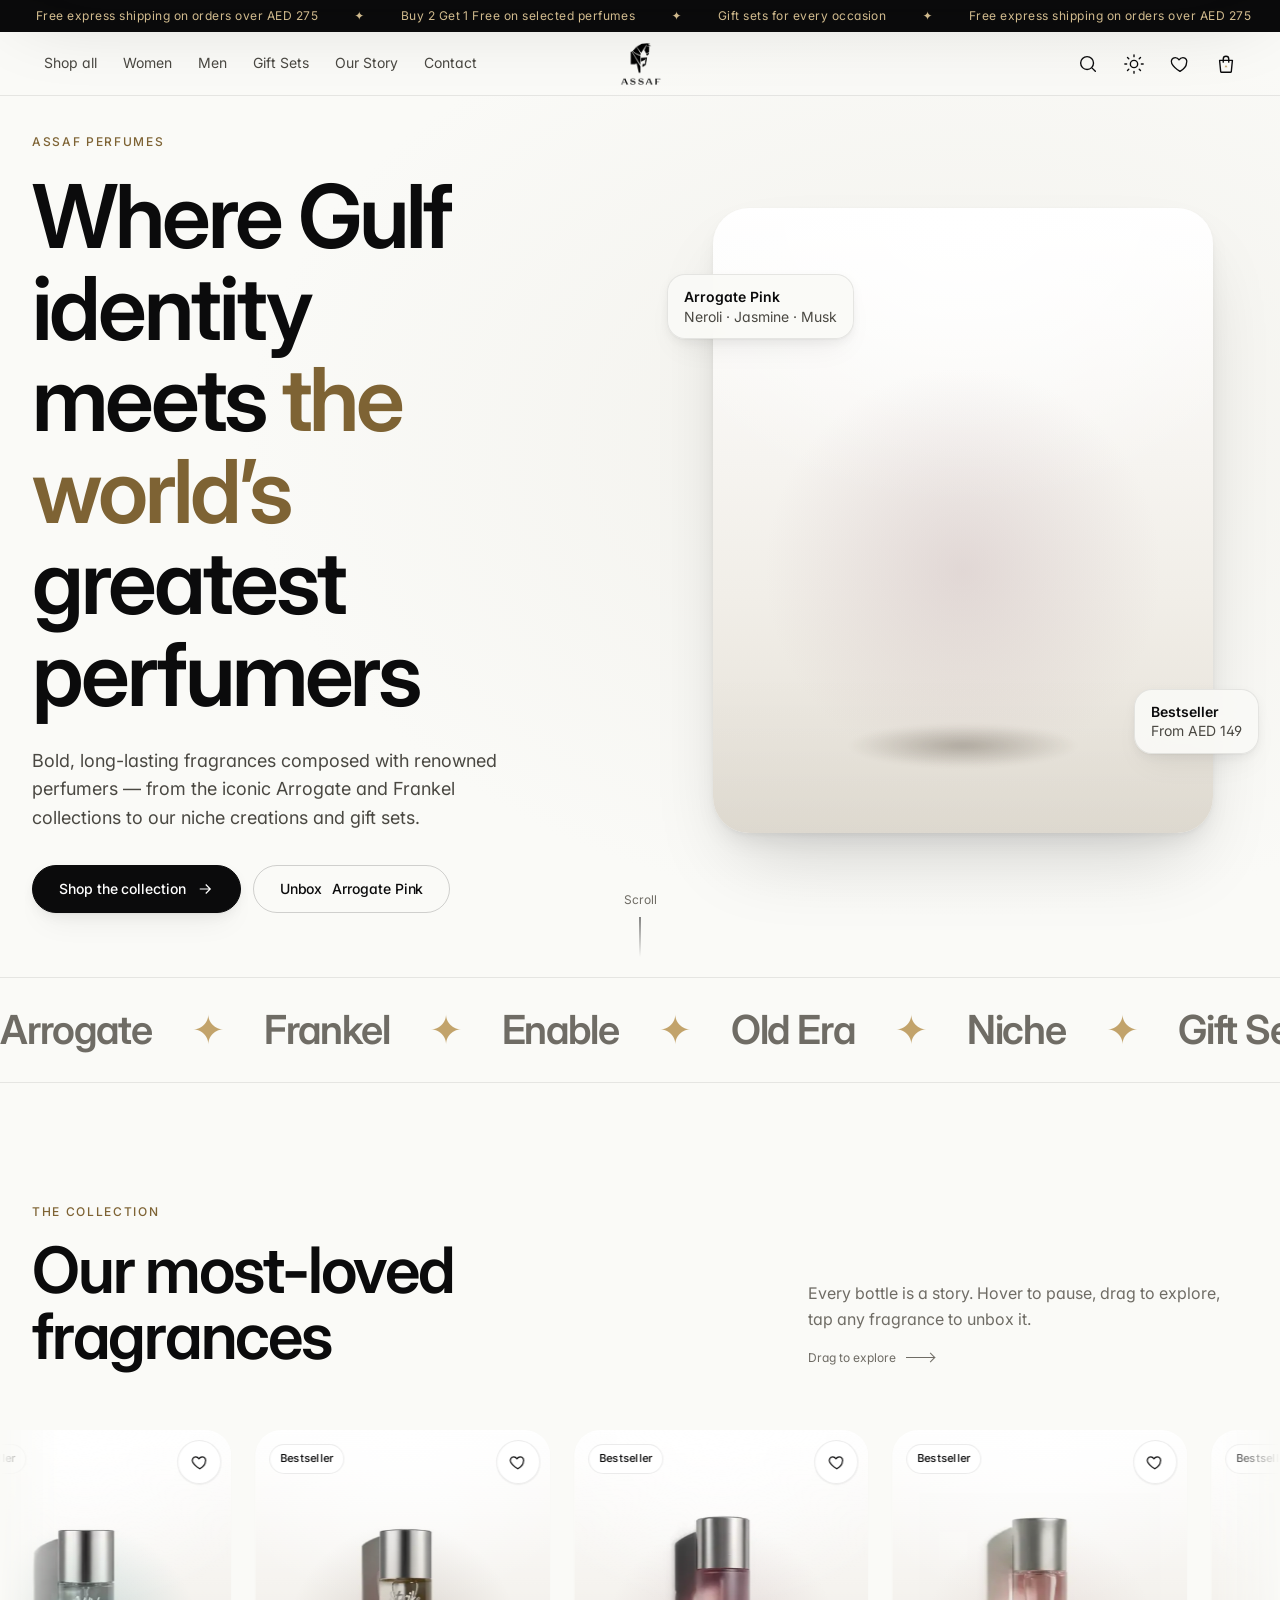
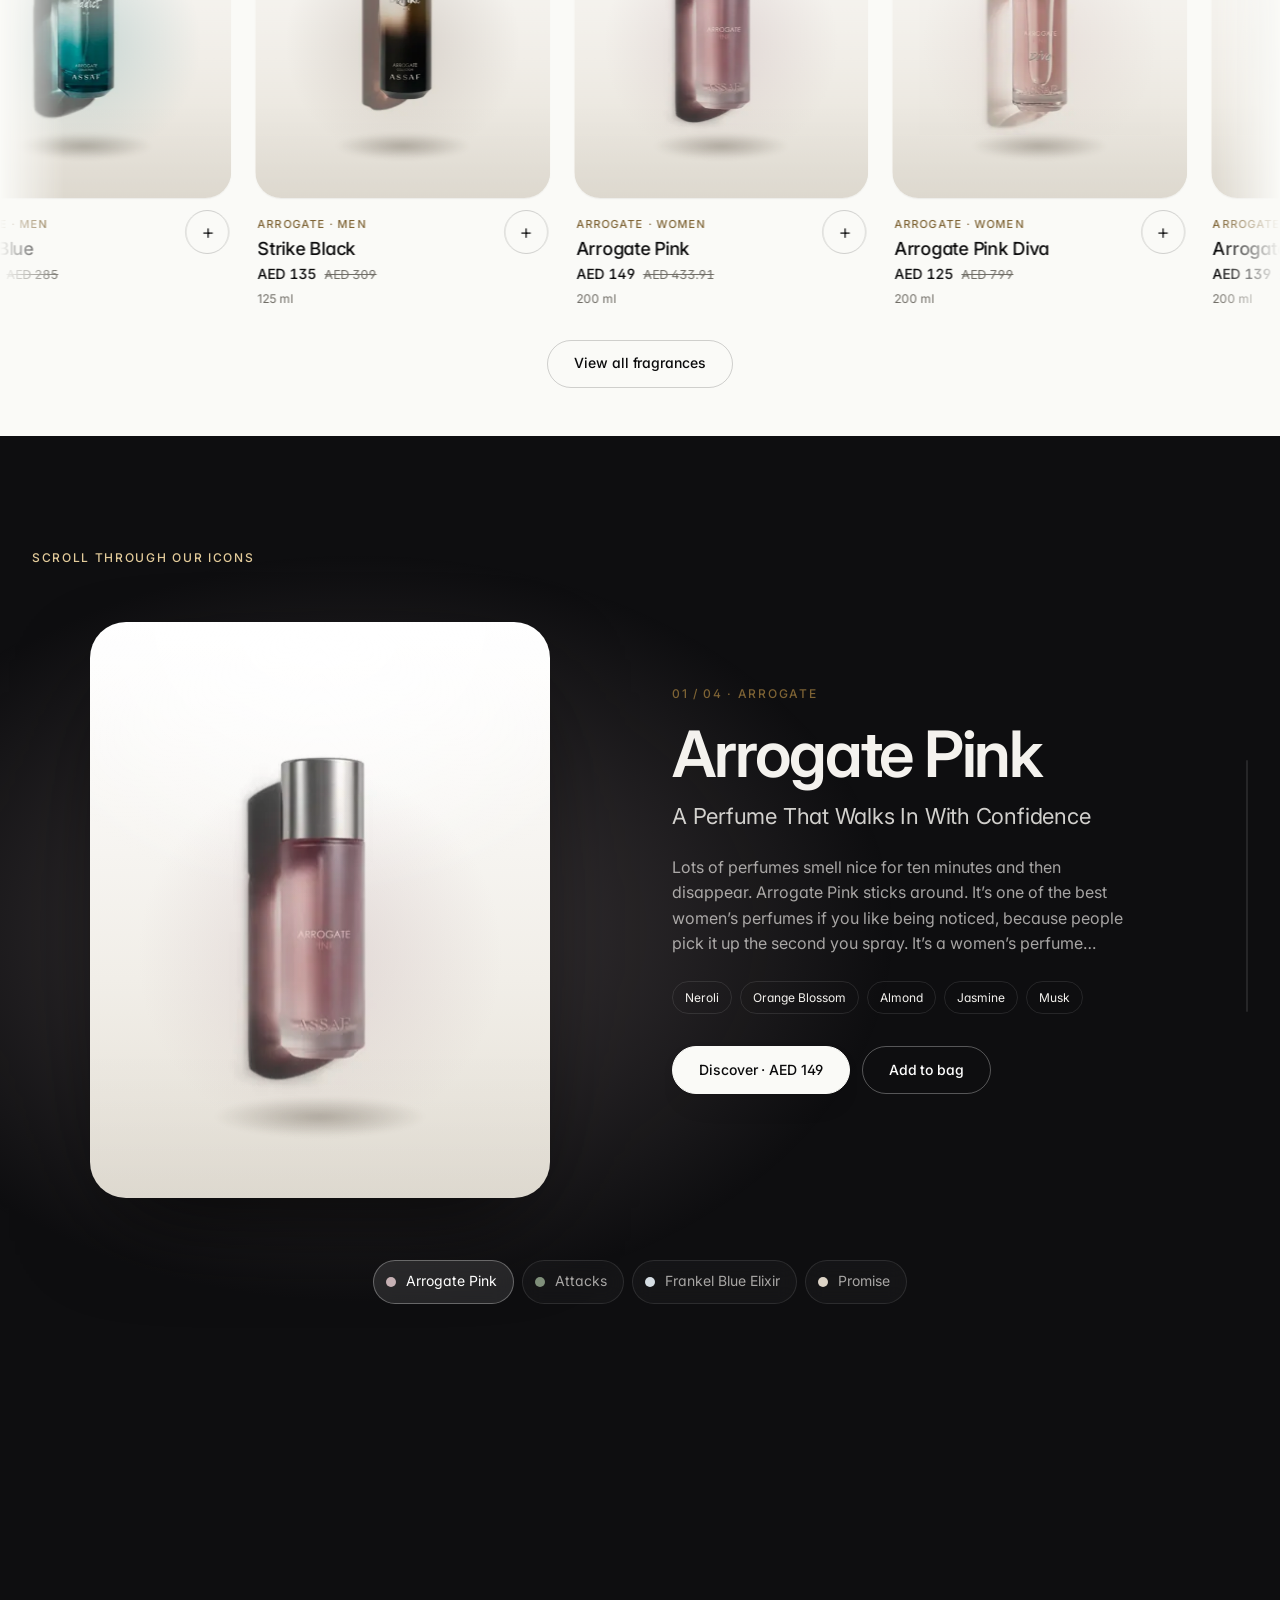
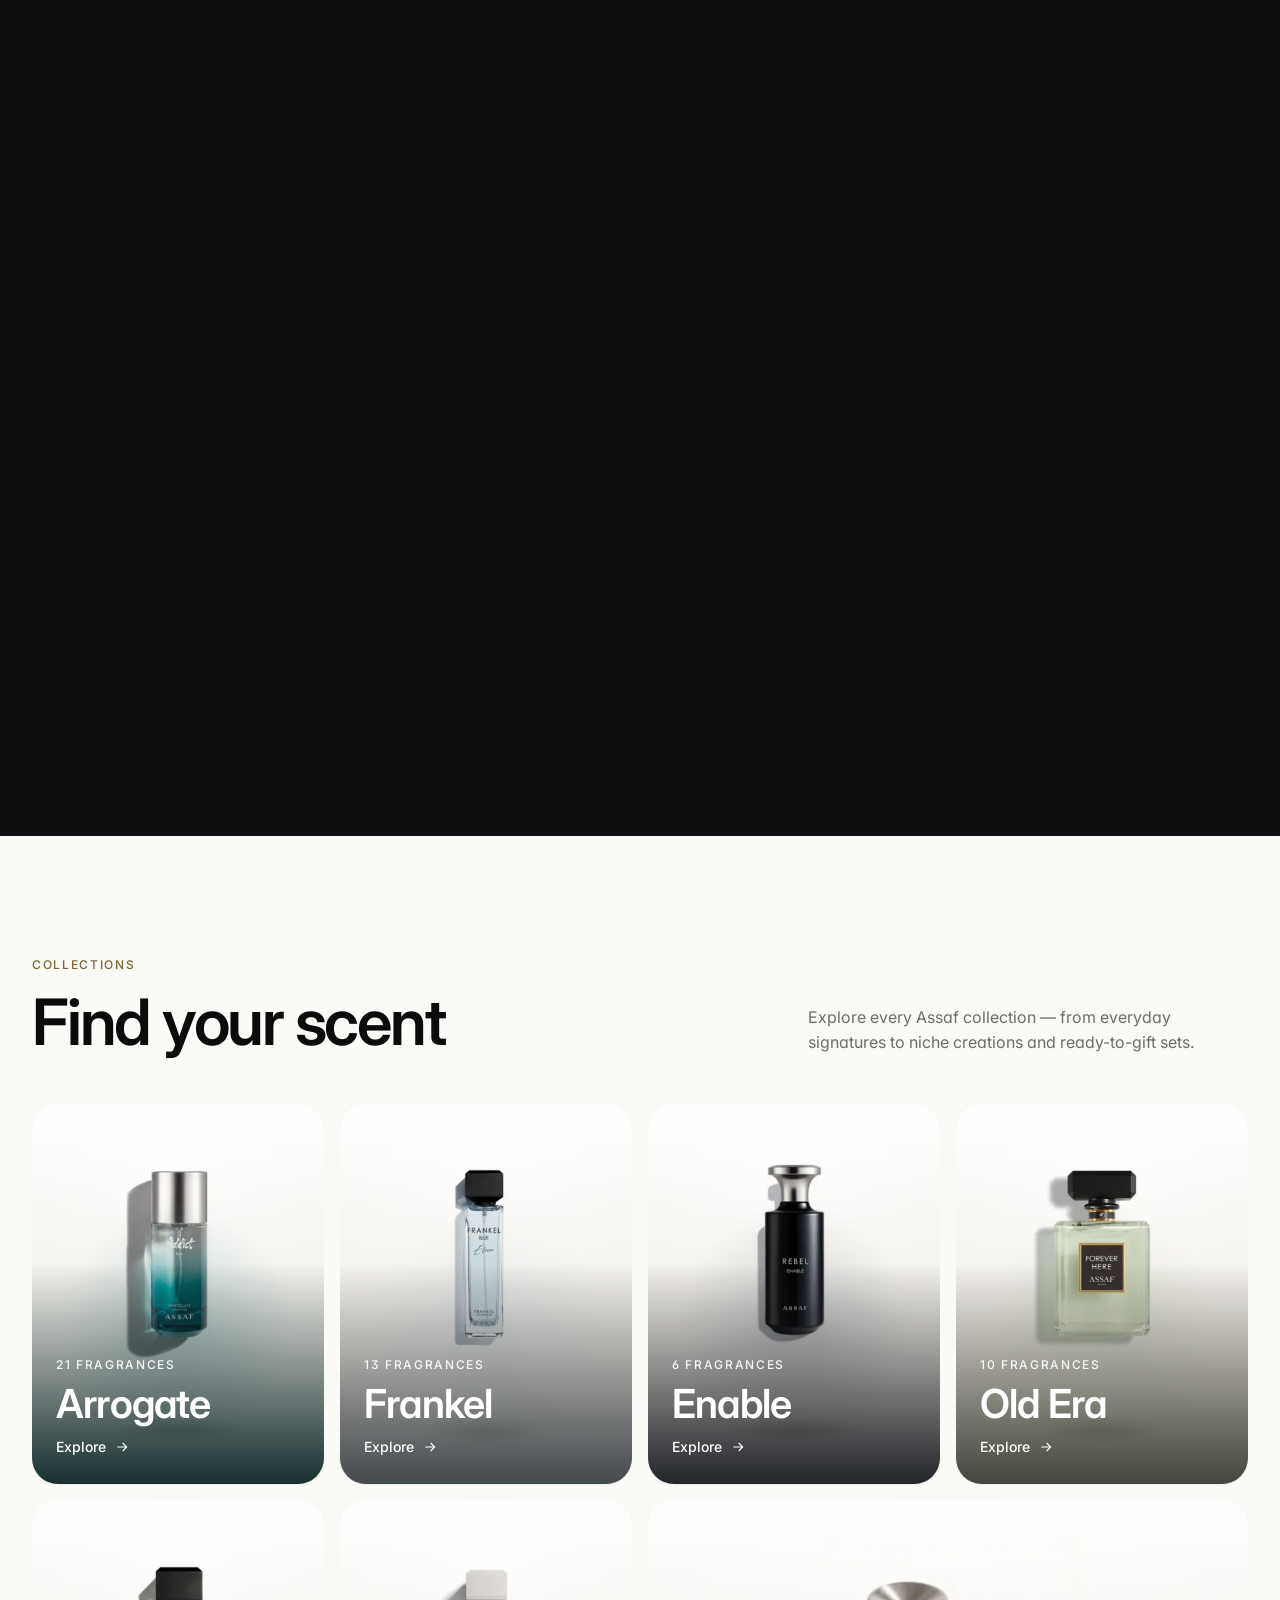
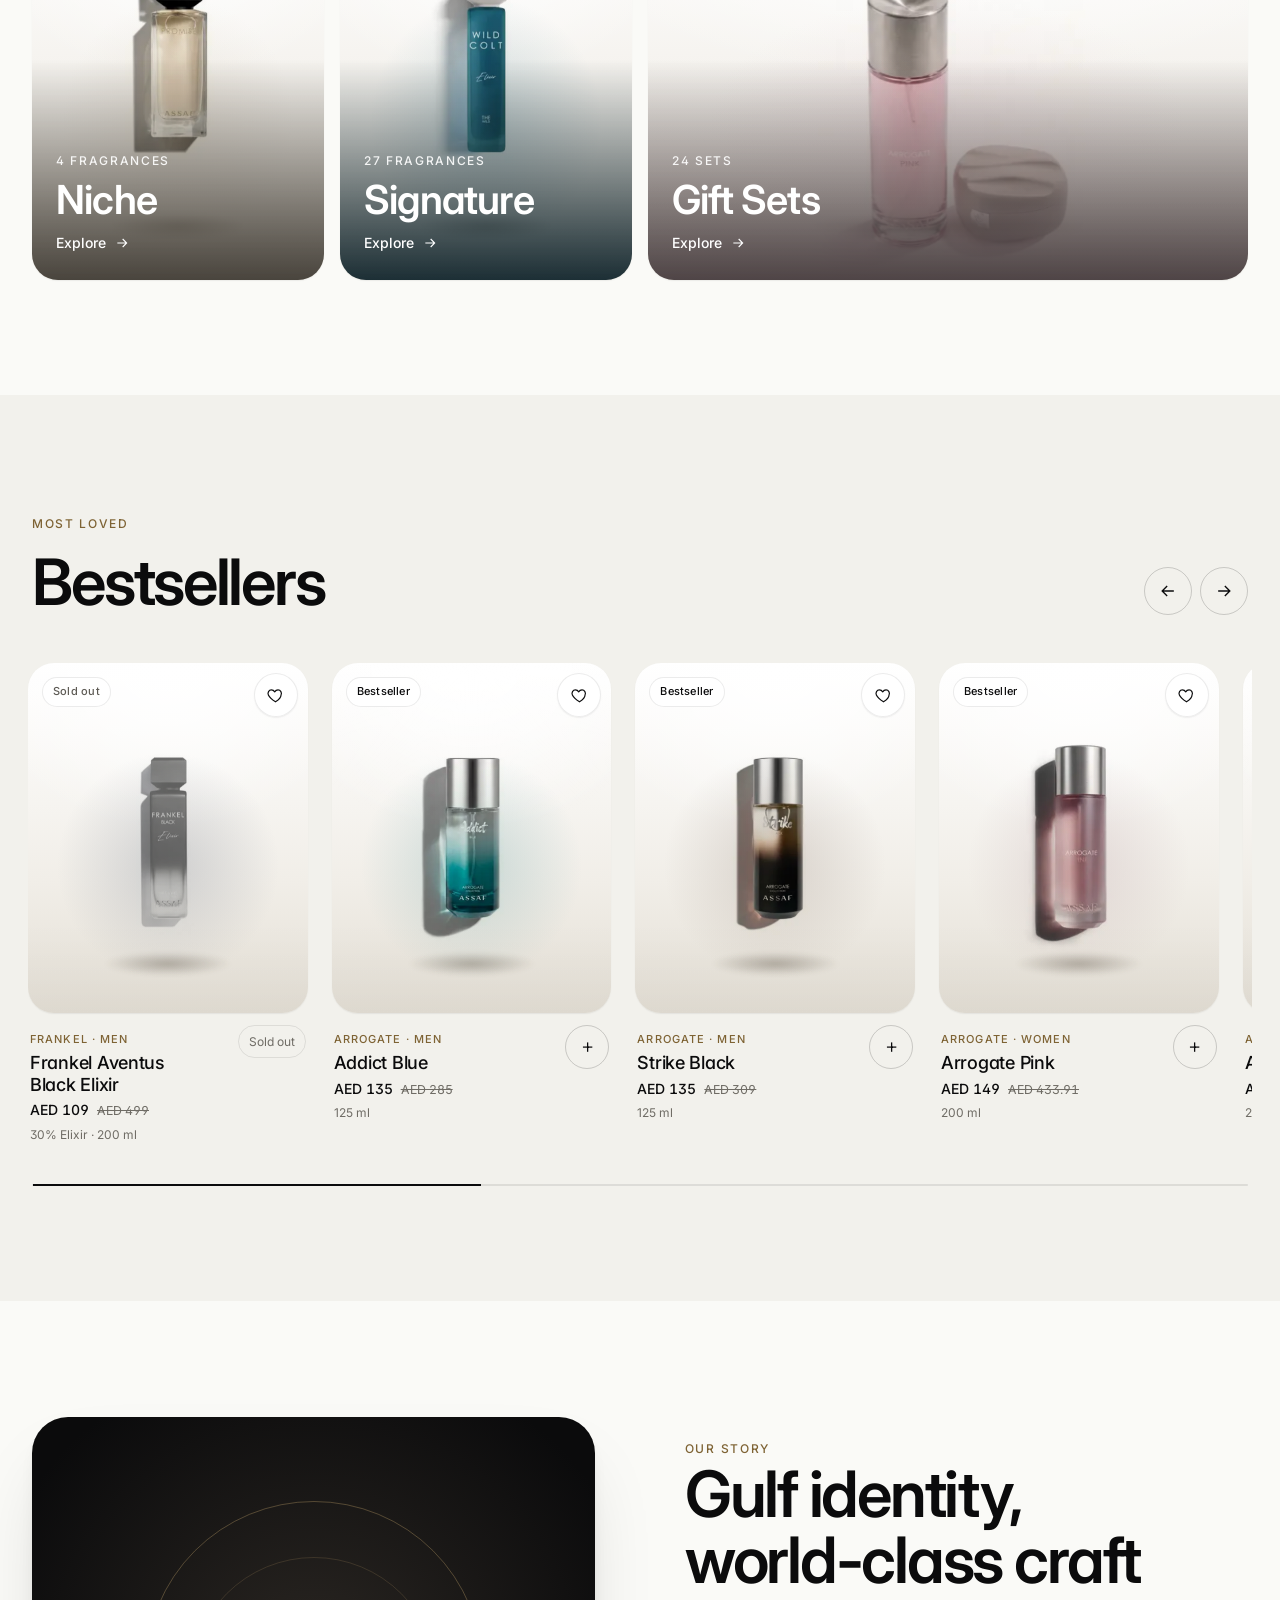
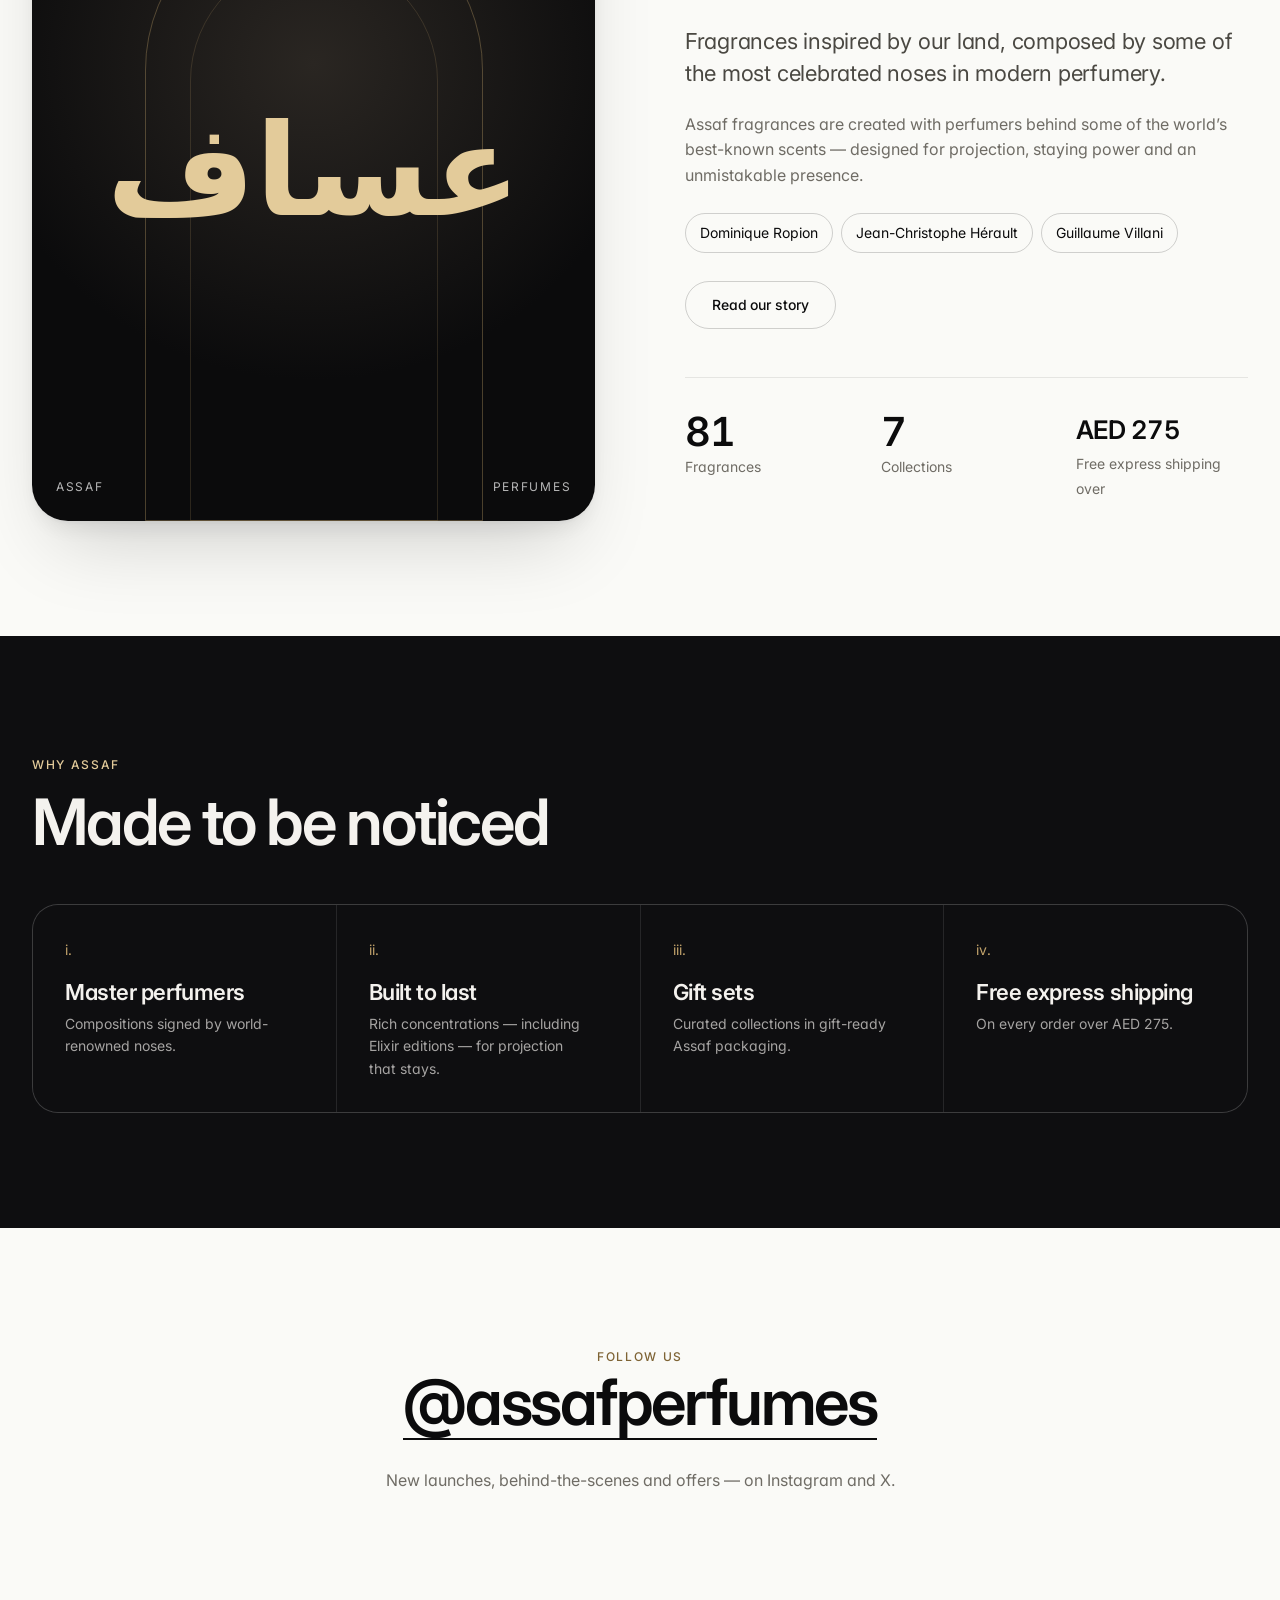
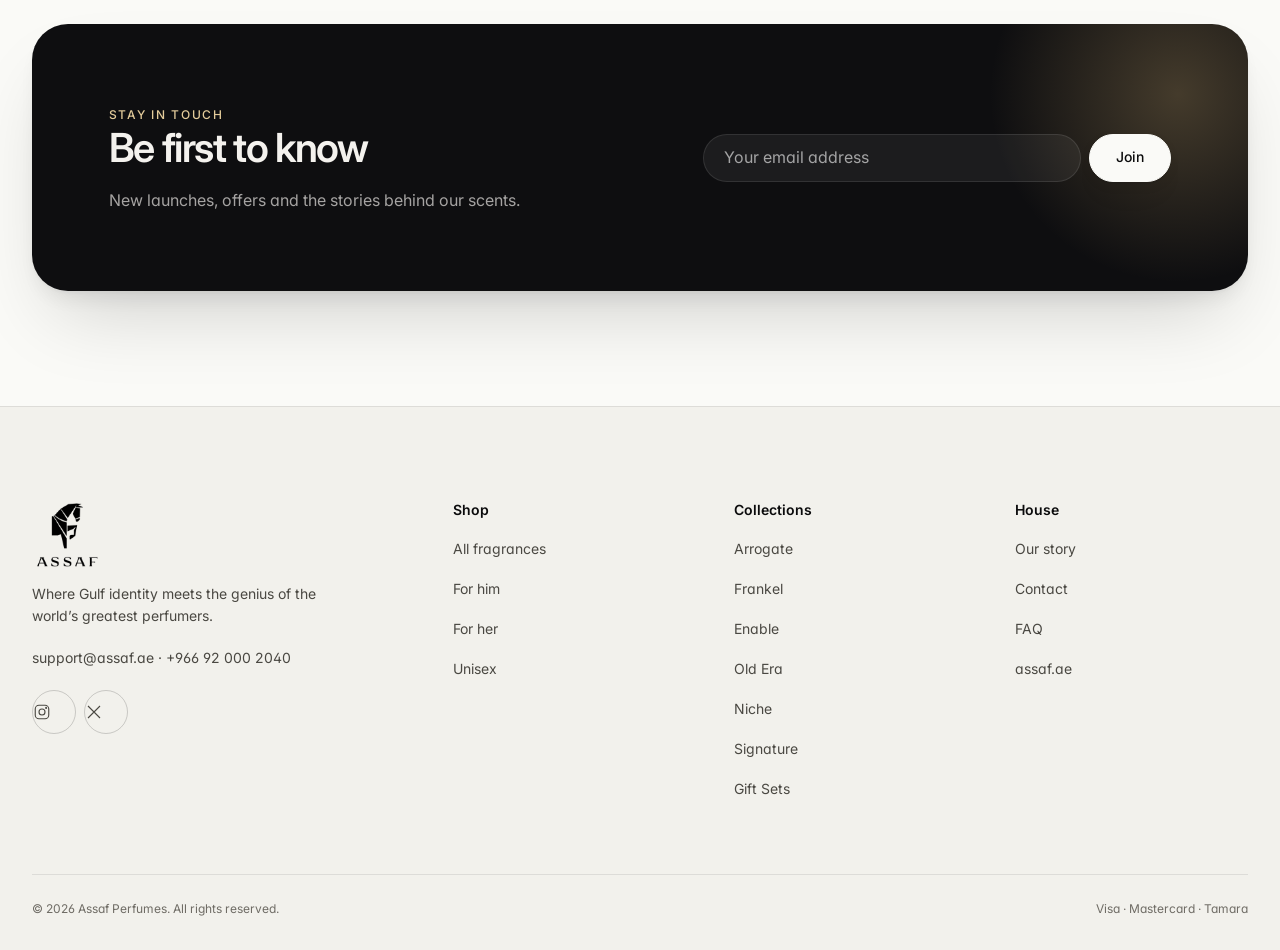
<file: index.html>
<!doctype html>
<html lang="en">
<head>
  <meta charset="utf-8" />
  <meta name="viewport" content="width=device-width, initial-scale=1" />
  <title>Assaf Perfumes</title>
  <meta name="description" content="Assaf Perfumes — where Gulf identity meets the genius of the world’s greatest perfumers. Shop Arrogate, Frankel, Enable, niche fragrances and gift sets." />
  <meta name="theme-color" content="#FAFAF7" media="(prefers-color-scheme: light)" />
  <meta name="theme-color" content="#0B0B0C" media="(prefers-color-scheme: dark)" />
  <link rel="icon" href="data:image/svg+xml,%3Csvg xmlns='http://www.w3.org/2000/svg' viewBox='0 0 64 64'%3E%3Crect width='64' height='64' rx='14' fill='%230e0b08'/%3E%3Ctext x='32' y='44' font-family='Georgia' font-size='34' fill='%23e7c987' text-anchor='middle'%3EA%3C/text%3E%3C/svg%3E" />
  <link rel="preconnect" href="https://fonts.googleapis.com" />
  <link rel="preconnect" href="https://fonts.gstatic.com" crossorigin />
  <link href="https://fonts.googleapis.com/css2?family=Inter:wght@400;500;600&display=swap" rel="stylesheet" />
  <script>try{var t=localStorage.getItem("assaf_theme");if(t)document.documentElement.setAttribute("data-theme",JSON.parse(t))}catch(e){}</script>
  <link rel="stylesheet" href="assets/css/style.css" />
  <link rel="preload" as="image" href="assets/img/products/sm/arrogate-pink-200ml.webp" imagesrcset="assets/img/products/sm/arrogate-pink-200ml.webp 400w, assets/img/products/arrogate-pink-200ml.webp 800w" imagesizes="(max-width: 900px) 90vw, 560px" fetchpriority="high" />
</head>
<body data-page="home">

  <main>
    <!-- HERO -->
    <section class="hero">
      <div class="container hero-grid">
        <div class="hero-copy">
          <span class="eyebrow reveal">Assaf Perfumes</span>
          <h1 class="reveal" style="--d:100ms">Where Gulf identity<br/>meets <em>the world’s</em><br/>greatest perfumers</h1>
          <p class="reveal" style="--d:200ms">Bold, long-lasting fragrances composed with renowned perfumers — from the iconic Arrogate and Frankel collections to our niche creations and gift sets.</p>
          <div class="hero-cta reveal" style="--d:300ms">
            <a href="shop.html" class="btn btn-gold">Shop the collection <svg viewBox="0 0 24 24" aria-hidden="true"><path d="M5 12h14M13 6l6 6-6 6"/></svg></a>
            <a href="product.html" data-hero-link class="btn btn-ghost">Unbox <span data-hero-name></span></a>
          </div>
        </div>
        <div class="hero-visual">
          <a href="product.html" data-hero-link class="hero-stage" aria-label="Unbox the featured fragrance" data-hero-bottle></a>
          <div class="hero-tag t1"><strong data-hero-name></strong><span data-hero-notes></span></div>
          <div class="hero-tag t2"><strong>Bestseller</strong>From <span data-hero-price></span></div>
        </div>
      </div>
      <div class="scroll-cue">Scroll<i></i></div>
    </section>

    <div class="word-band" aria-hidden="true">
      <div><span>Arrogate</span><span>✦</span><span>Frankel</span><span>✦</span><span>Enable</span><span>✦</span><span>Old Era</span><span>✦</span><span>Niche</span><span>✦</span><span>Gift Sets</span><span>✦</span><span>Arrogate</span><span>✦</span><span>Frankel</span><span>✦</span><span>Enable</span><span>✦</span><span>Old Era</span><span>✦</span><span>Niche</span><span>✦</span><span>Gift Sets</span><span>✦</span></div>
    </div>

    <!-- MOVING PRODUCTS -->
    <section class="section moving">
      <div class="container section-head">
        <div class="reveal">
          <span class="eyebrow">The Collection</span>
          <h2>Our most-loved<br/>fragrances</h2>
        </div>
        <div class="reveal" style="--d:120ms">
          <p>Every bottle is a story. Hover to pause, drag to explore, tap any fragrance to unbox it.</p>
          <p class="marquee-hint" style="margin-top:16px">Drag to explore <i></i></p>
        </div>
      </div>
      <div class="marquee-vp">
        <div class="marquee-track" data-marquee></div>
      </div>
      <div class="container center reveal">
        <a href="shop.html" class="btn btn-ghost">View all fragrances</a>
      </div>
    </section>

    <!-- SCROLL SHOWCASE -->
    <section class="showcase" id="showcase">
      <div class="show-sticky">
        <div class="container show-label"><span class="eyebrow light">Scroll through our icons</span></div>
        <div class="container show-grid">
          <div class="show-stage" data-show-stage></div>
          <div class="show-text" data-show-text></div>
        </div>
        <div class="show-nav" data-show-nav></div>
        <div class="show-progress"><span></span></div>
      </div>
    </section>

    <!-- FAMILIES -->
    <section class="section">
      <div class="container">
        <div class="section-head">
          <div class="reveal"><span class="eyebrow">Collections</span><h2>Find your scent</h2></div>
          <p class="reveal" style="--d:120ms">Explore every Assaf collection — from everyday signatures to niche creations and ready-to-gift sets.</p>
        </div>
        <div class="families" data-families></div>
      </div>
    </section>

    <!-- BESTSELLERS -->
    <section class="section" id="bestsellers" style="background:var(--bg-2)">
      <div class="container">
        <div class="section-head">
          <div class="reveal"><span class="eyebrow">Most loved</span><h2>Bestsellers</h2></div>
          <div class="rail-controls reveal">
            <button class="round-btn" data-prev aria-label="Previous"><svg viewBox="0 0 24 24"><path d="M5 12h14M13 6l6 6-6 6"/></svg></button>
            <button class="round-btn" data-next aria-label="Next"><svg viewBox="0 0 24 24"><path d="M5 12h14M13 6l6 6-6 6"/></svg></button>
          </div>
        </div>
        <div class="rail" data-best></div>
        <div class="rail-progress"><span></span></div>
      </div>
    </section>

    <!-- STORY -->
    <section class="section">
      <div class="container split">
        <div class="art-panel reveal">
          <div class="arch"></div><div class="arch a2"></div>
          <span class="arabic" lang="ar">عساف</span>
          <div class="caption"><span>Assaf</span><span>Perfumes</span></div>
        </div>
        <div>
          <span class="eyebrow reveal">Our story</span>
          <h2 class="reveal" style="--d:80ms">Gulf identity, world-class craft</h2>
          <p class="lead reveal" style="--d:140ms">Fragrances inspired by our land, composed by some of the most celebrated noses in modern perfumery.</p>
          <p class="reveal muted" style="--d:200ms">Assaf fragrances are created with perfumers behind some of the world’s best-known scents — designed for projection, staying power and an unmistakable presence.</p>
          <ul class="perfumers reveal" style="--d:230ms"><li>Dominique Ropion</li><li>Jean-Christophe Hérault</li><li>Guillaume Villani</li></ul>
          <div style="height:28px"></div>
          <a href="about.html" class="btn btn-ghost reveal" style="--d:260ms">Read our story</a>
          <div class="stats reveal" style="--d:320ms">
            <div><strong data-count-products>0</strong><span>Fragrances</span></div>
            <div><strong data-count-families>0</strong><span>Collections</span></div>
            <div><strong data-free-ship style="font-size:1.6rem;line-height:1.6">AED 275</strong><span>Free express shipping over</span></div>
          </div>
        </div>
      </div>
    </section>

    <!-- RITUAL -->
    <section class="section dark">
      <div class="container">
        <div class="section-head">
          <div class="reveal"><span class="eyebrow">Why Assaf</span><h2>Made to be noticed</h2></div>
        </div>
        <div class="features reveal">
          <div class="feature"><span class="num">i.</span><h3>Master perfumers</h3><p>Compositions signed by world-renowned noses.</p></div>
          <div class="feature"><span class="num">ii.</span><h3>Built to last</h3><p>Rich concentrations — including Elixir editions — for projection that stays.</p></div>
          <div class="feature"><span class="num">iii.</span><h3>Gift sets</h3><p>Curated collections in gift-ready Assaf packaging.</p></div>
          <div class="feature"><span class="num">iv.</span><h3>Free express shipping</h3><p>On every order over <span data-free-ship>AED 275</span>.</p></div>
        </div>
      </div>
    </section>

    <!-- REVIEWS -->
    <section class="section">
      <div class="container">
        <div class="insta reveal">
          <span class="eyebrow">Follow us</span>
          <h2><a href="https://instagram.com/assafperfumes" target="_blank" rel="noopener">@assafperfumes</a></h2>
          <p class="muted">New launches, behind-the-scenes and offers — on Instagram and X.</p>
        </div>
      </div>
    </section>

    <section class="section" id="recent" hidden>
      <div class="container">
        <div class="section-head">
          <div><span class="eyebrow">Picked up where you left off</span><h2>Recently viewed</h2></div>
          <div class="rail-controls">
            <button class="round-btn" data-prev aria-label="Previous"><svg viewBox="0 0 24 24"><path d="M5 12h14M13 6l6 6-6 6"/></svg></button>
            <button class="round-btn" data-next aria-label="Next"><svg viewBox="0 0 24 24"><path d="M5 12h14M13 6l6 6-6 6"/></svg></button>
          </div>
        </div>
        <div class="rail" data-recent></div>
        <div class="rail-progress"><span></span></div>
      </div>
    </section>

    <!-- NEWSLETTER -->
    <section class="section" style="padding-top:0">
      <div class="container">
        <div class="newsletter reveal">
          <div>
            <span class="eyebrow light">Stay in touch</span>
            <h2>Be first to know</h2>
            <p style="color:rgba(246,240,230,.7);margin:0">New launches, offers and the stories behind our scents.</p>
          </div>
          <form id="newsletter" novalidate>
            <input type="email" name="email" placeholder="Your email address" aria-label="Email address" />
            <button class="btn btn-gold" type="submit">Join</button>
          </form>
        </div>
      </div>
    </section>
  </main>

  <script src="assets/js/data.js"></script>
  <script src="assets/js/bottle.js"></script>
  <script src="assets/js/main.js"></script>
  <script src="assets/js/unbox.js"></script>
</body>
</html>
</file>
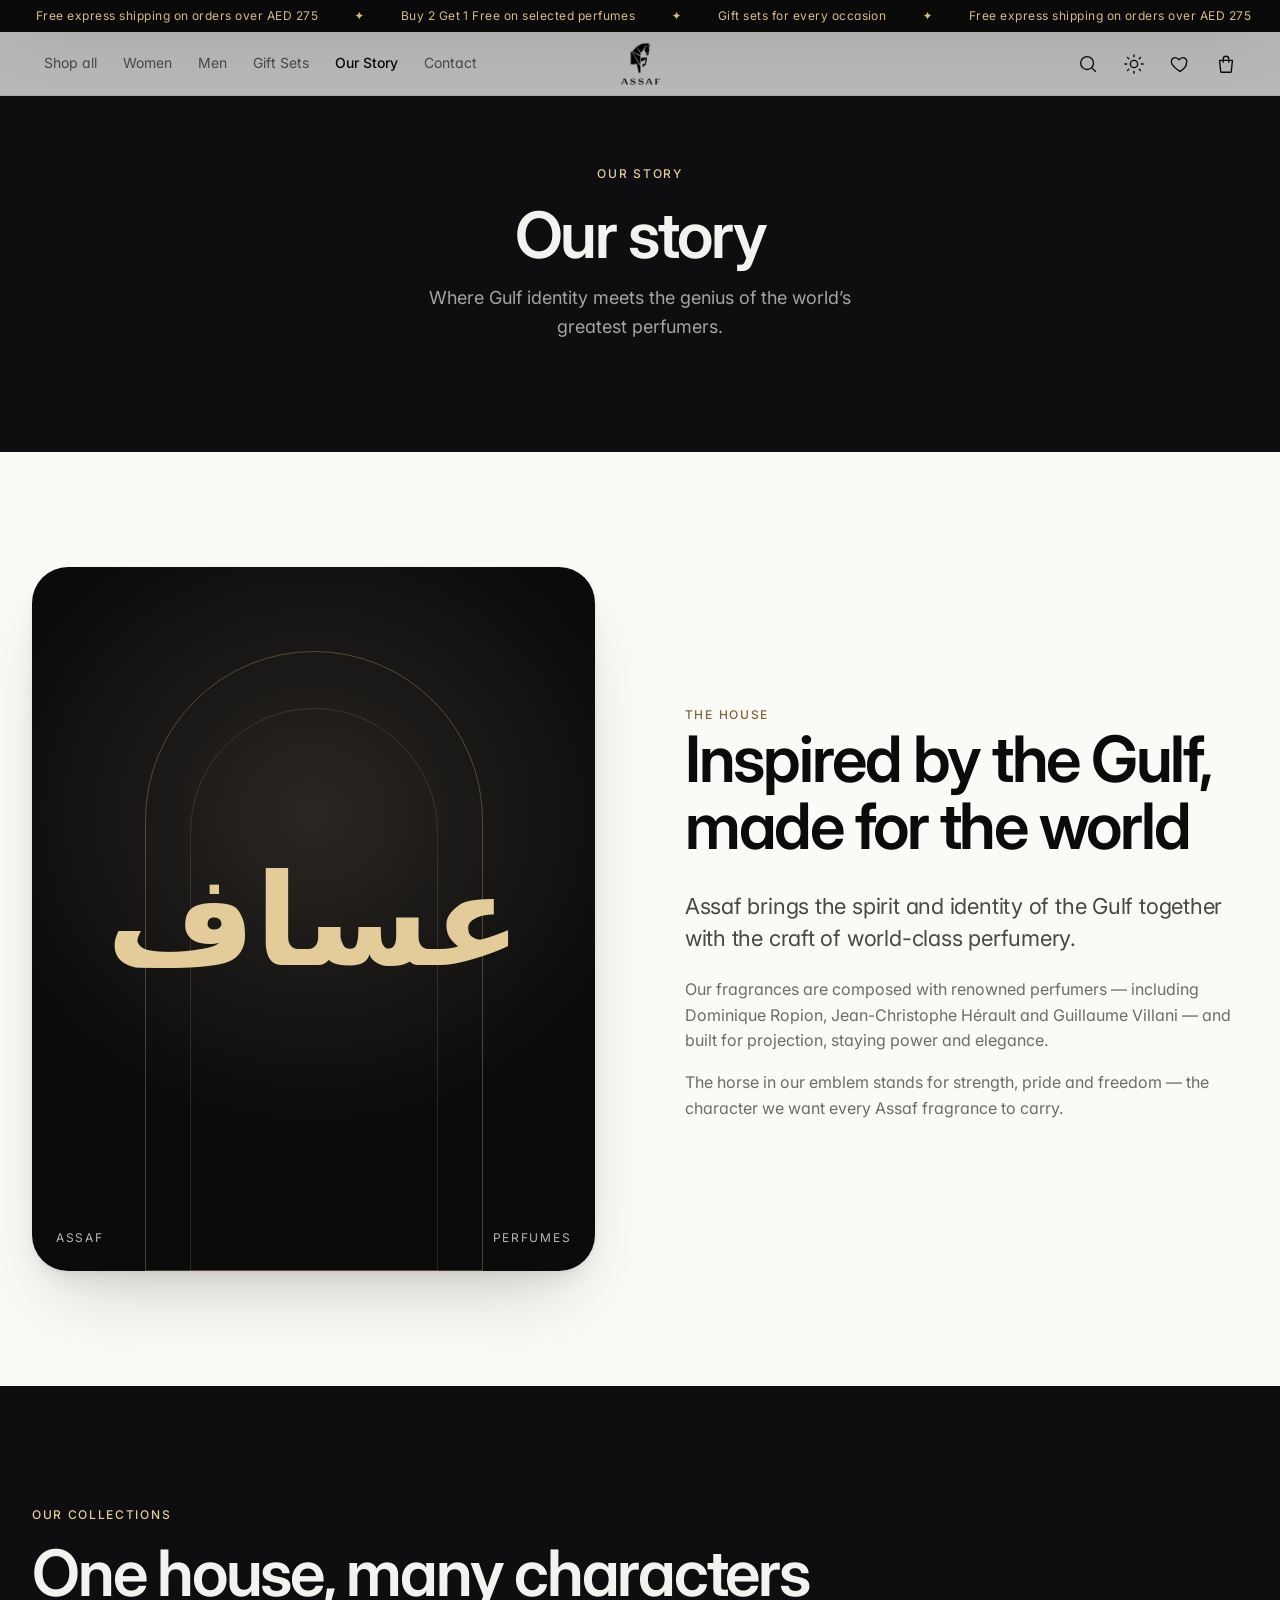
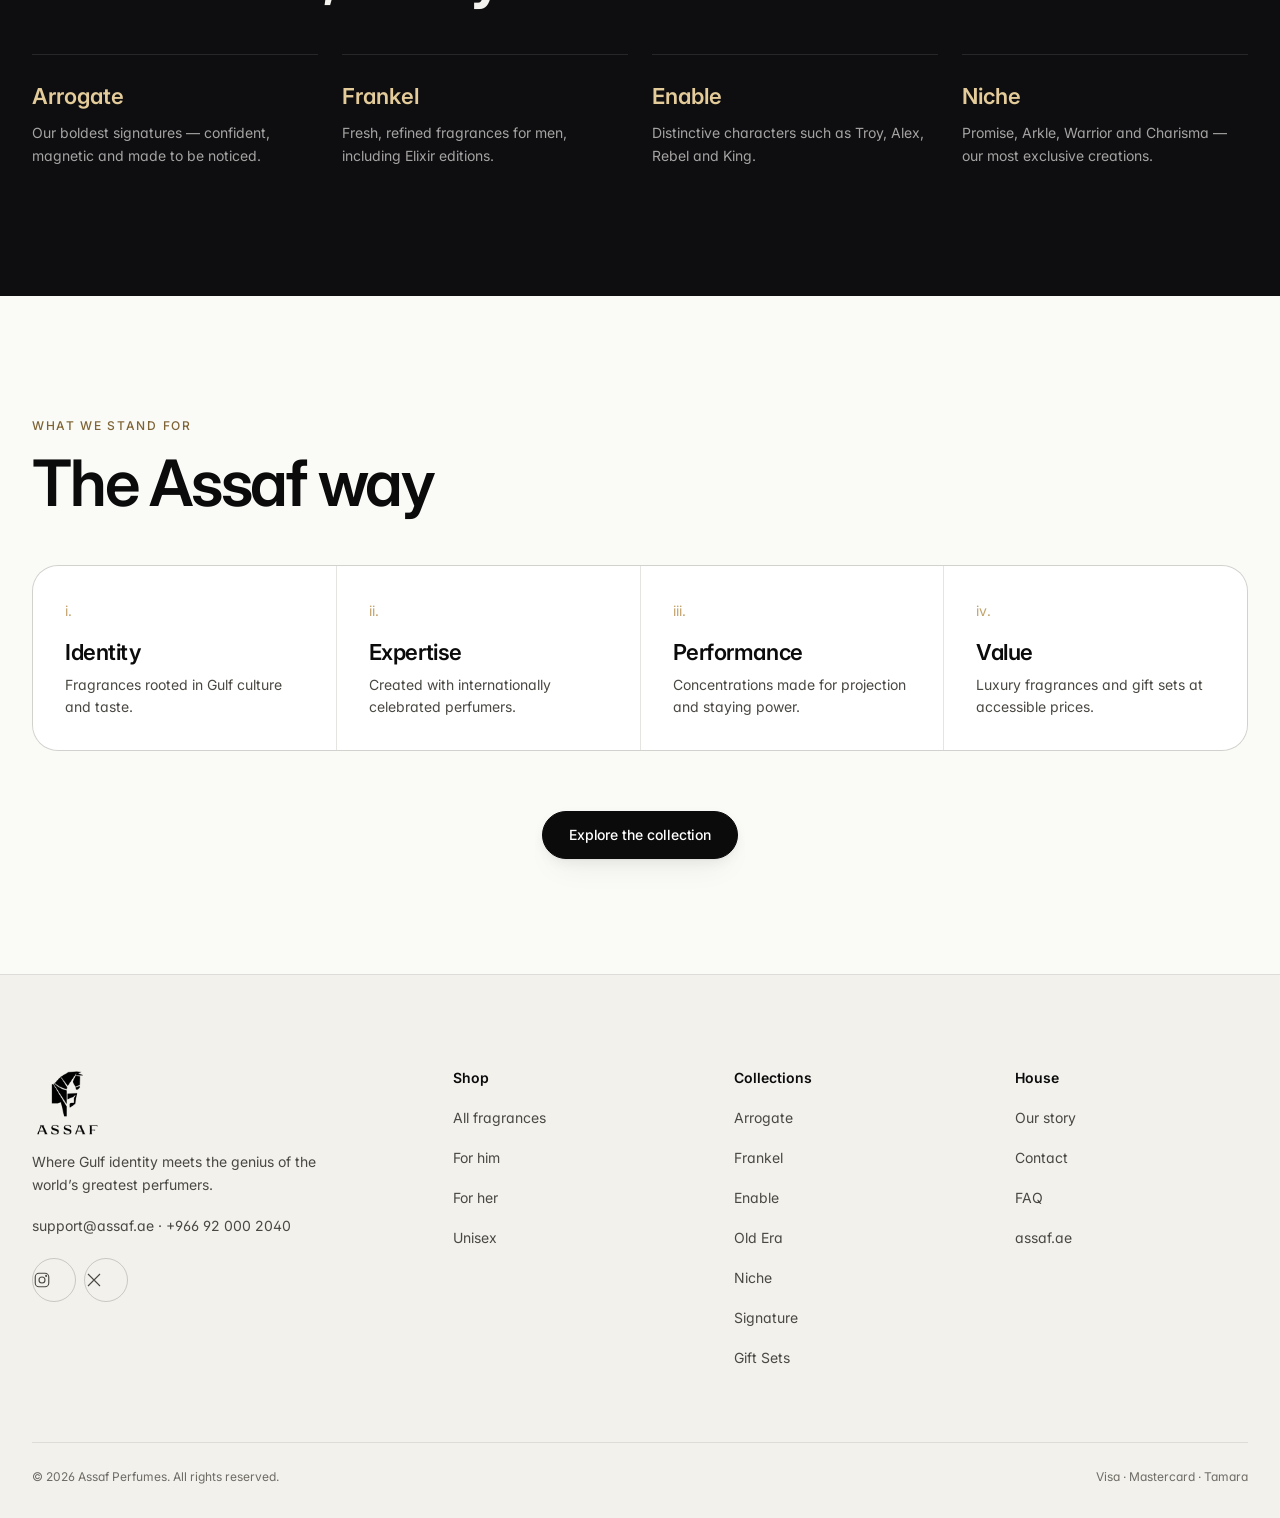
<file: about.html>
<!doctype html>
<html lang="en">
<head>
  <meta charset="utf-8" />
  <meta name="viewport" content="width=device-width, initial-scale=1" />
  <title>Our Story — Assaf Perfumes</title>
  <meta name="description" content="The story of Assaf Perfumes: Arabian heritage meets modern perfumery." />
  <meta name="theme-color" content="#FAFAF7" media="(prefers-color-scheme: light)" />
  <meta name="theme-color" content="#0B0B0C" media="(prefers-color-scheme: dark)" />
  <link rel="icon" href="data:image/svg+xml,%3Csvg xmlns='http://www.w3.org/2000/svg' viewBox='0 0 64 64'%3E%3Crect width='64' height='64' rx='14' fill='%230e0b08'/%3E%3Ctext x='32' y='44' font-family='Georgia' font-size='34' fill='%23e7c987' text-anchor='middle'%3EA%3C/text%3E%3C/svg%3E" />
  <link rel="preconnect" href="https://fonts.googleapis.com" />
  <link rel="preconnect" href="https://fonts.gstatic.com" crossorigin />
  <link href="https://fonts.googleapis.com/css2?family=Inter:wght@400;500;600&display=swap" rel="stylesheet" />
  <script>try{var t=localStorage.getItem("assaf_theme");if(t)document.documentElement.setAttribute("data-theme",JSON.parse(t))}catch(e){}</script>
  <link rel="stylesheet" href="assets/css/style.css" />
</head>
<body data-page="about">
  <main>
    <section class="page-hero dark-hero" style="padding-bottom:110px">
      <span class="eyebrow light">Our story</span>
      <h1>Our story</h1>
      <p>Where Gulf identity meets the genius of the world’s greatest perfumers.</p>
    </section>
    <section class="section">
      <div class="container split">
        <div class="art-panel reveal"><div class="arch"></div><div class="arch a2"></div><span class="arabic" lang="ar">عساف</span><div class="caption"><span>Assaf</span><span>Perfumes</span></div></div>
        <div>
          <span class="eyebrow reveal">The house</span>
          <h2 class="reveal">Inspired by the Gulf, made for the world</h2>
          <p class="lead reveal">Assaf brings the spirit and identity of the Gulf together with the craft of world-class perfumery.</p>
          <p class="muted reveal">Our fragrances are composed with renowned perfumers — including Dominique Ropion, Jean-Christophe Hérault and Guillaume Villani — and built for projection, staying power and elegance.</p>
          <p class="muted reveal">The horse in our emblem stands for strength, pride and freedom — the character we want every Assaf fragrance to carry.</p>
        </div>
      </div>
    </section>
    <section class="section dark">
      <div class="container">
        <div class="section-head"><div class="reveal"><span class="eyebrow">Our collections</span><h2>One house, many characters</h2></div></div>
        <div class="timeline reveal">
          <div><strong>Arrogate</strong><p>Our boldest signatures — confident, magnetic and made to be noticed.</p></div>
          <div><strong>Frankel</strong><p>Fresh, refined fragrances for men, including Elixir editions.</p></div>
          <div><strong>Enable</strong><p>Distinctive characters such as Troy, Alex, Rebel and King.</p></div>
          <div><strong>Niche</strong><p>Promise, Arkle, Warrior and Charisma — our most exclusive creations.</p></div>
        </div>
      </div>
    </section>
    <section class="section">
      <div class="container">
        <div class="section-head"><div class="reveal"><span class="eyebrow">What we stand for</span><h2>The Assaf way</h2></div></div>
        <div class="features light-features reveal">
          <div class="feature"><span class="num">i.</span><h3>Identity</h3><p>Fragrances rooted in Gulf culture and taste.</p></div>
          <div class="feature"><span class="num">ii.</span><h3>Expertise</h3><p>Created with internationally celebrated perfumers.</p></div>
          <div class="feature"><span class="num">iii.</span><h3>Performance</h3><p>Concentrations made for projection and staying power.</p></div>
          <div class="feature"><span class="num">iv.</span><h3>Value</h3><p>Luxury fragrances and gift sets at accessible prices.</p></div>
        </div>
        <div class="center" style="margin-top:60px"><a href="shop.html" class="btn btn-gold">Explore the collection</a></div>
      </div>
    </section>
  </main>

  <script src="assets/js/data.js"></script>
  <script src="assets/js/bottle.js"></script>
  <script src="assets/js/main.js"></script>
  <script src="assets/js/unbox.js"></script>
</body>
</html>
</file>
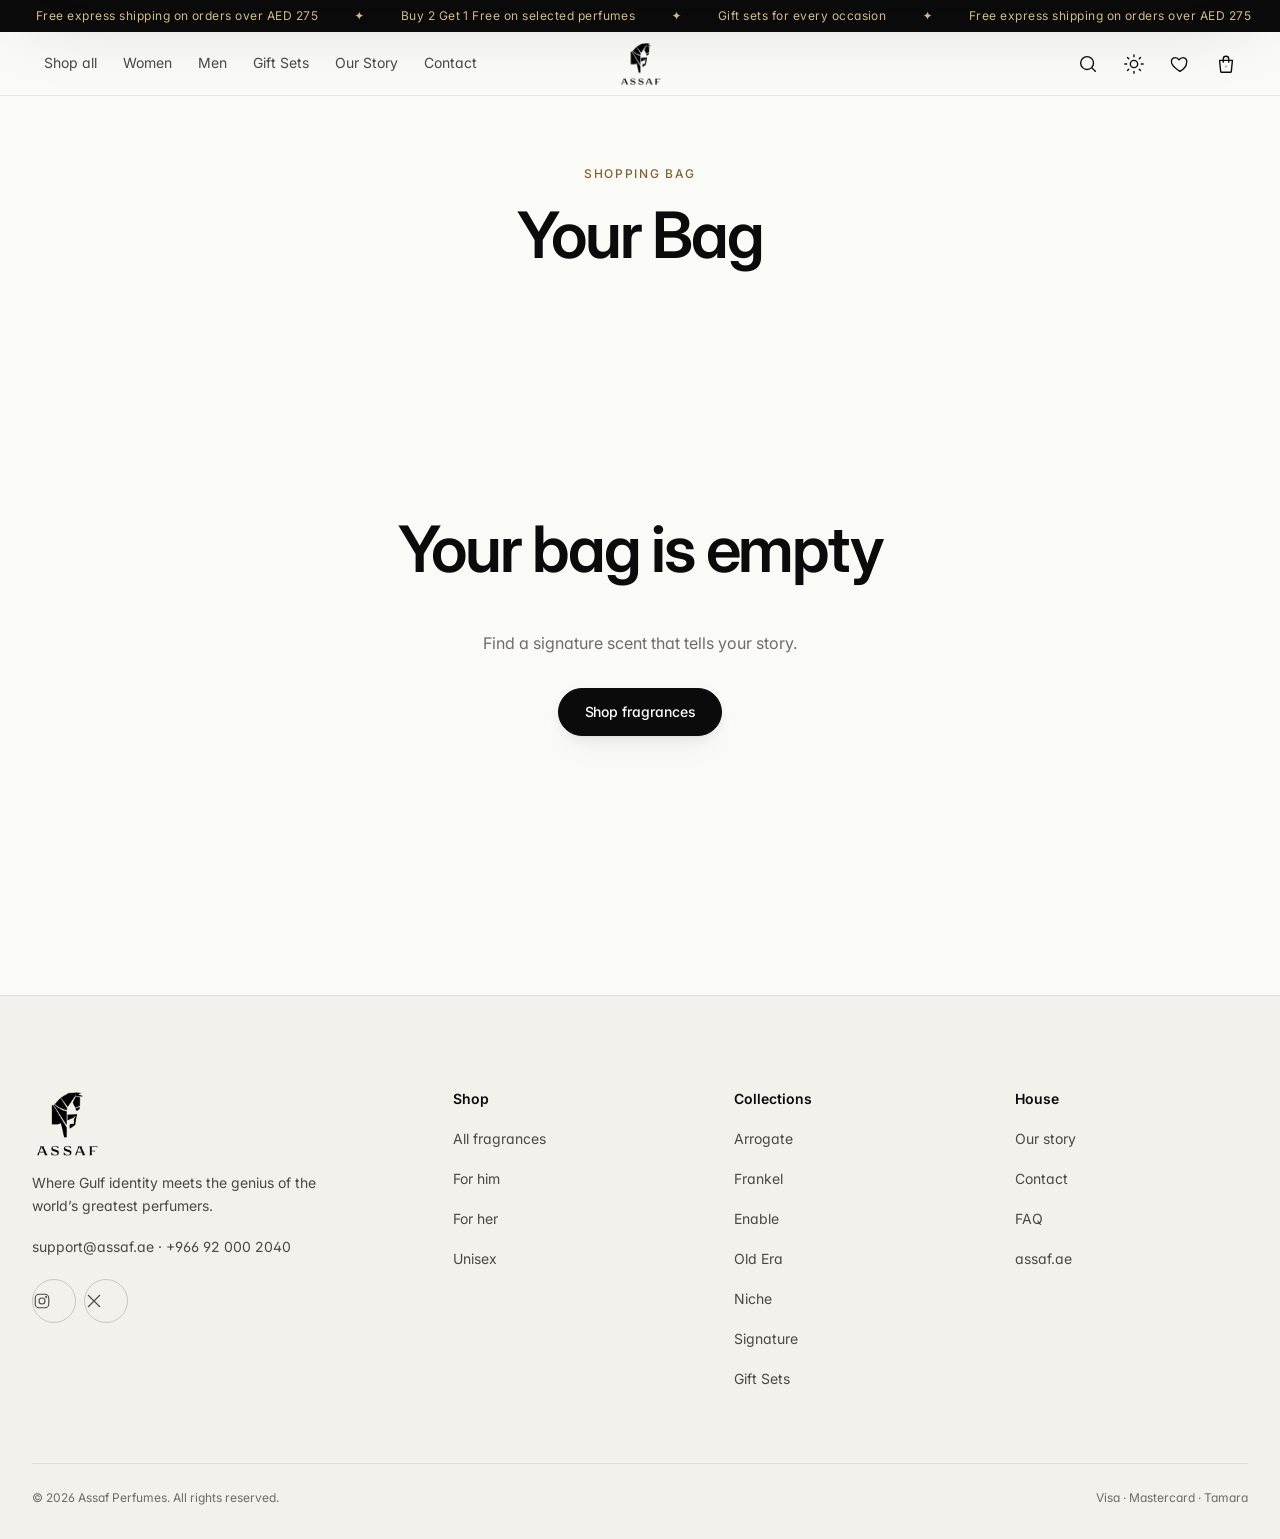
<file: cart.html>
<!doctype html>
<html lang="en">
<head>
  <meta charset="utf-8" />
  <meta name="viewport" content="width=device-width, initial-scale=1" />
  <title>Your Bag — Assaf Perfumes</title>
  <meta name="description" content="Review the fragrances in your Assaf bag." />
  <meta name="theme-color" content="#FAFAF7" media="(prefers-color-scheme: light)" />
  <meta name="theme-color" content="#0B0B0C" media="(prefers-color-scheme: dark)" />
  <link rel="icon" href="data:image/svg+xml,%3Csvg xmlns='http://www.w3.org/2000/svg' viewBox='0 0 64 64'%3E%3Crect width='64' height='64' rx='14' fill='%230e0b08'/%3E%3Ctext x='32' y='44' font-family='Georgia' font-size='34' fill='%23e7c987' text-anchor='middle'%3EA%3C/text%3E%3C/svg%3E" />
  <link rel="preconnect" href="https://fonts.googleapis.com" />
  <link rel="preconnect" href="https://fonts.gstatic.com" crossorigin />
  <link href="https://fonts.googleapis.com/css2?family=Inter:wght@400;500;600&display=swap" rel="stylesheet" />
  <script>try{var t=localStorage.getItem("assaf_theme");if(t)document.documentElement.setAttribute("data-theme",JSON.parse(t))}catch(e){}</script>
  <link rel="stylesheet" href="assets/css/style.css" />
</head>
<body data-page="cart" data-solid-header>
  <main>
    <section class="page-hero"><span class="eyebrow">Shopping bag</span><h1>Your Bag</h1></section>
    <section class="container section" style="padding-top:40px" data-cart-page></section>
  </main>

  <script src="assets/js/data.js"></script>
  <script src="assets/js/bottle.js"></script>
  <script src="assets/js/main.js"></script>
  <script src="assets/js/unbox.js"></script>
</body>
</html>
</file>
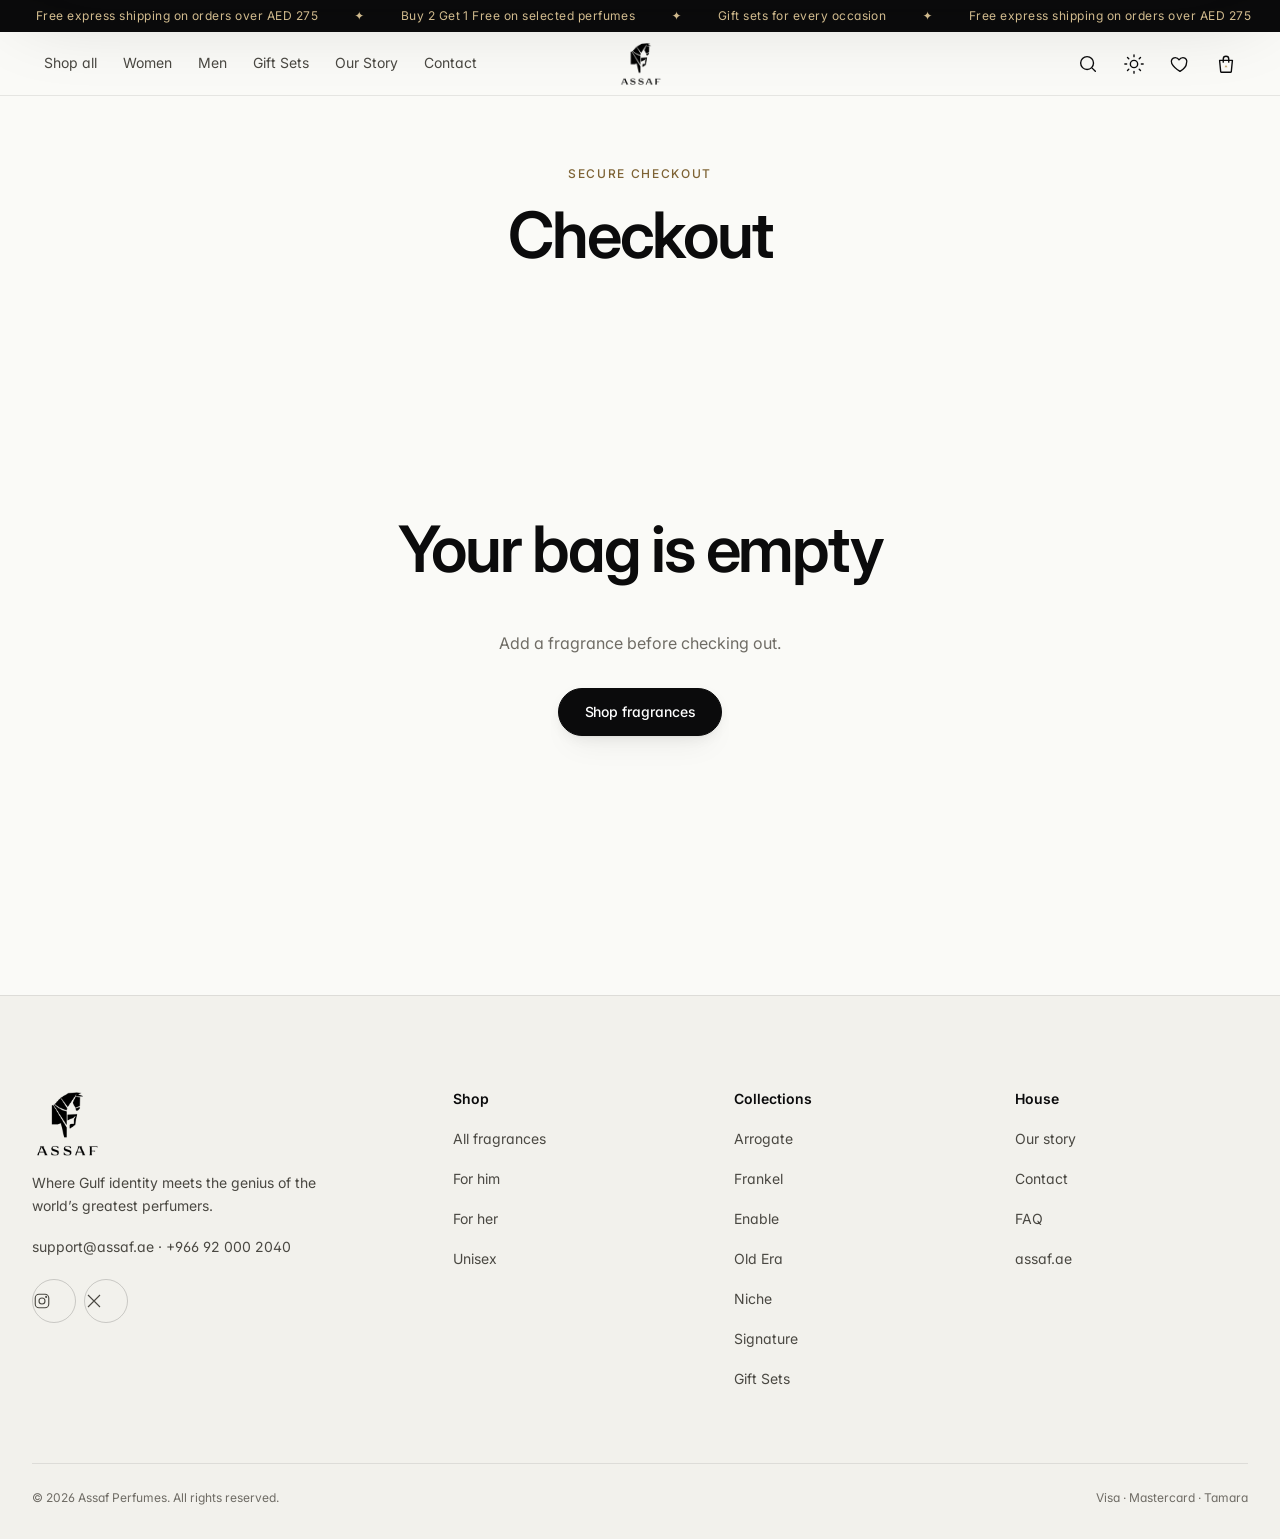
<file: checkout.html>
<!doctype html>
<html lang="en">
<head>
  <meta charset="utf-8" />
  <meta name="viewport" content="width=device-width, initial-scale=1" />
  <title>Checkout — Assaf Perfumes</title>
  <meta name="description" content="Secure checkout for Assaf Perfumes." />
  <meta name="theme-color" content="#FAFAF7" media="(prefers-color-scheme: light)" />
  <meta name="theme-color" content="#0B0B0C" media="(prefers-color-scheme: dark)" />
  <link rel="icon" href="data:image/svg+xml,%3Csvg xmlns='http://www.w3.org/2000/svg' viewBox='0 0 64 64'%3E%3Crect width='64' height='64' rx='14' fill='%230e0b08'/%3E%3Ctext x='32' y='44' font-family='Georgia' font-size='34' fill='%23e7c987' text-anchor='middle'%3EA%3C/text%3E%3C/svg%3E" />
  <link rel="preconnect" href="https://fonts.googleapis.com" />
  <link rel="preconnect" href="https://fonts.gstatic.com" crossorigin />
  <link href="https://fonts.googleapis.com/css2?family=Inter:wght@400;500;600&display=swap" rel="stylesheet" />
  <script>try{var t=localStorage.getItem("assaf_theme");if(t)document.documentElement.setAttribute("data-theme",JSON.parse(t))}catch(e){}</script>
  <link rel="stylesheet" href="assets/css/style.css" />
</head>
<body data-page="checkout" data-solid-header>
  <main>
    <section class="page-hero"><span class="eyebrow">Secure checkout</span><h1>Checkout</h1></section>
    <section class="container section" style="padding-top:40px" data-checkout>
      <div class="checkout-layout">
        <form id="checkout-form" novalidate>
          <div class="form-section">
            <h3><i>1</i> Contact</h3>
            <div class="fields">
              <div class="field"><label for="email">Email</label><input id="email" name="email" type="email" autocomplete="email" required /><span class="err">Enter a valid email</span></div>
              <div class="field"><label for="phone">Mobile</label><input id="phone" name="phone" type="tel" autocomplete="tel" placeholder="+971 5x xxx xxxx" pattern="[+0-9 ]{9,16}" required /><span class="err">Enter a valid mobile number</span></div>
            </div>
          </div>
          <div class="form-section">
            <h3><i>2</i> Delivery address</h3>
            <div class="fields">
              <div class="field"><label for="firstName">First name</label><input id="firstName" name="firstName" autocomplete="given-name" required /><span class="err">Required</span></div>
              <div class="field"><label for="lastName">Last name</label><input id="lastName" name="lastName" autocomplete="family-name" required /><span class="err">Required</span></div>
              <div class="field full"><label for="address">Street address</label><input id="address" name="address" autocomplete="street-address" required /><span class="err">Required</span></div>
              <div class="field"><label for="city">City</label>
                <select id="city" name="city" required>
                  <option value="">Select city</option>
                  <optgroup label="United Arab Emirates"><option>Dubai</option><option>Abu Dhabi</option><option>Sharjah</option><option>Ajman</option><option>Ras Al Khaimah</option><option>Fujairah</option><option>Umm Al Quwain</option><option>Al Ain</option></optgroup>
                  <optgroup label="Saudi Arabia"><option>Riyadh</option><option>Jeddah</option><option>Dammam</option><option>Khobar</option><option>Mecca</option><option>Medina</option></optgroup>
                  <optgroup label="GCC"><option>Kuwait City</option><option>Doha</option><option>Manama</option><option>Muscat</option></optgroup>
                </select><span class="err">Choose a city</span></div>
              <div class="field"><label for="zip">Postal code</label><input id="zip" name="zip" autocomplete="postal-code" inputmode="numeric" /></div>
            </div>
          </div>
          <div class="form-section">
            <h3><i>3</i> Delivery method</h3>
            <div class="choices">
              <label class="choice"><input type="radio" name="shipping" value="express" checked /><span>Express shipping<small>Free on orders over AED 275</small></span></label>
            </div>
          </div>
          <div class="form-section">
            <h3><i>4</i> Payment</h3>
            <div class="choices">
              <label class="choice"><input type="radio" name="payment" value="card" checked /><span>Credit / debit card<small>Visa, Mastercard</small></span></label>
              <label class="choice"><input type="radio" name="payment" value="tamara" /><span>Tamara<small>Split your payment into instalments</small></span></label>
            </div>
            <div class="fields" data-card-fields style="margin-top:14px">
              <div class="field full"><label for="cardNumber">Card number</label><input id="cardNumber" name="cardNumber" inputmode="numeric" autocomplete="cc-number" placeholder="1234 5678 9012 3456" pattern="[0-9 ]{19}" required /><span class="err">Enter a 16-digit card number</span></div>
              <div class="field"><label for="cardExp">Expiry</label><input id="cardExp" name="cardExp" inputmode="numeric" autocomplete="cc-exp" placeholder="MM/YY" pattern="(0[1-9]|1[0-2])/[0-9]{2}" required /><span class="err">MM/YY</span></div>
              <div class="field"><label for="cardCvc">CVC</label><input id="cardCvc" name="cardCvc" inputmode="numeric" autocomplete="cc-csc" placeholder="123" pattern="[0-9]{3,4}" required /><span class="err">3–4 digits</span></div>
            </div>
          </div>
          <button class="btn btn-gold btn-block" type="submit" style="margin-top:8px">Place order</button>
          <p class="secure">🔒 Payments are encrypted and processed securely</p>
        </form>
        <div class="checkout-side" data-checkout-summary></div>
      </div>
    </section>
  </main>

  <script src="assets/js/data.js"></script>
  <script src="assets/js/bottle.js"></script>
  <script src="assets/js/main.js"></script>
  <script src="assets/js/unbox.js"></script>
</body>
</html>
</file>
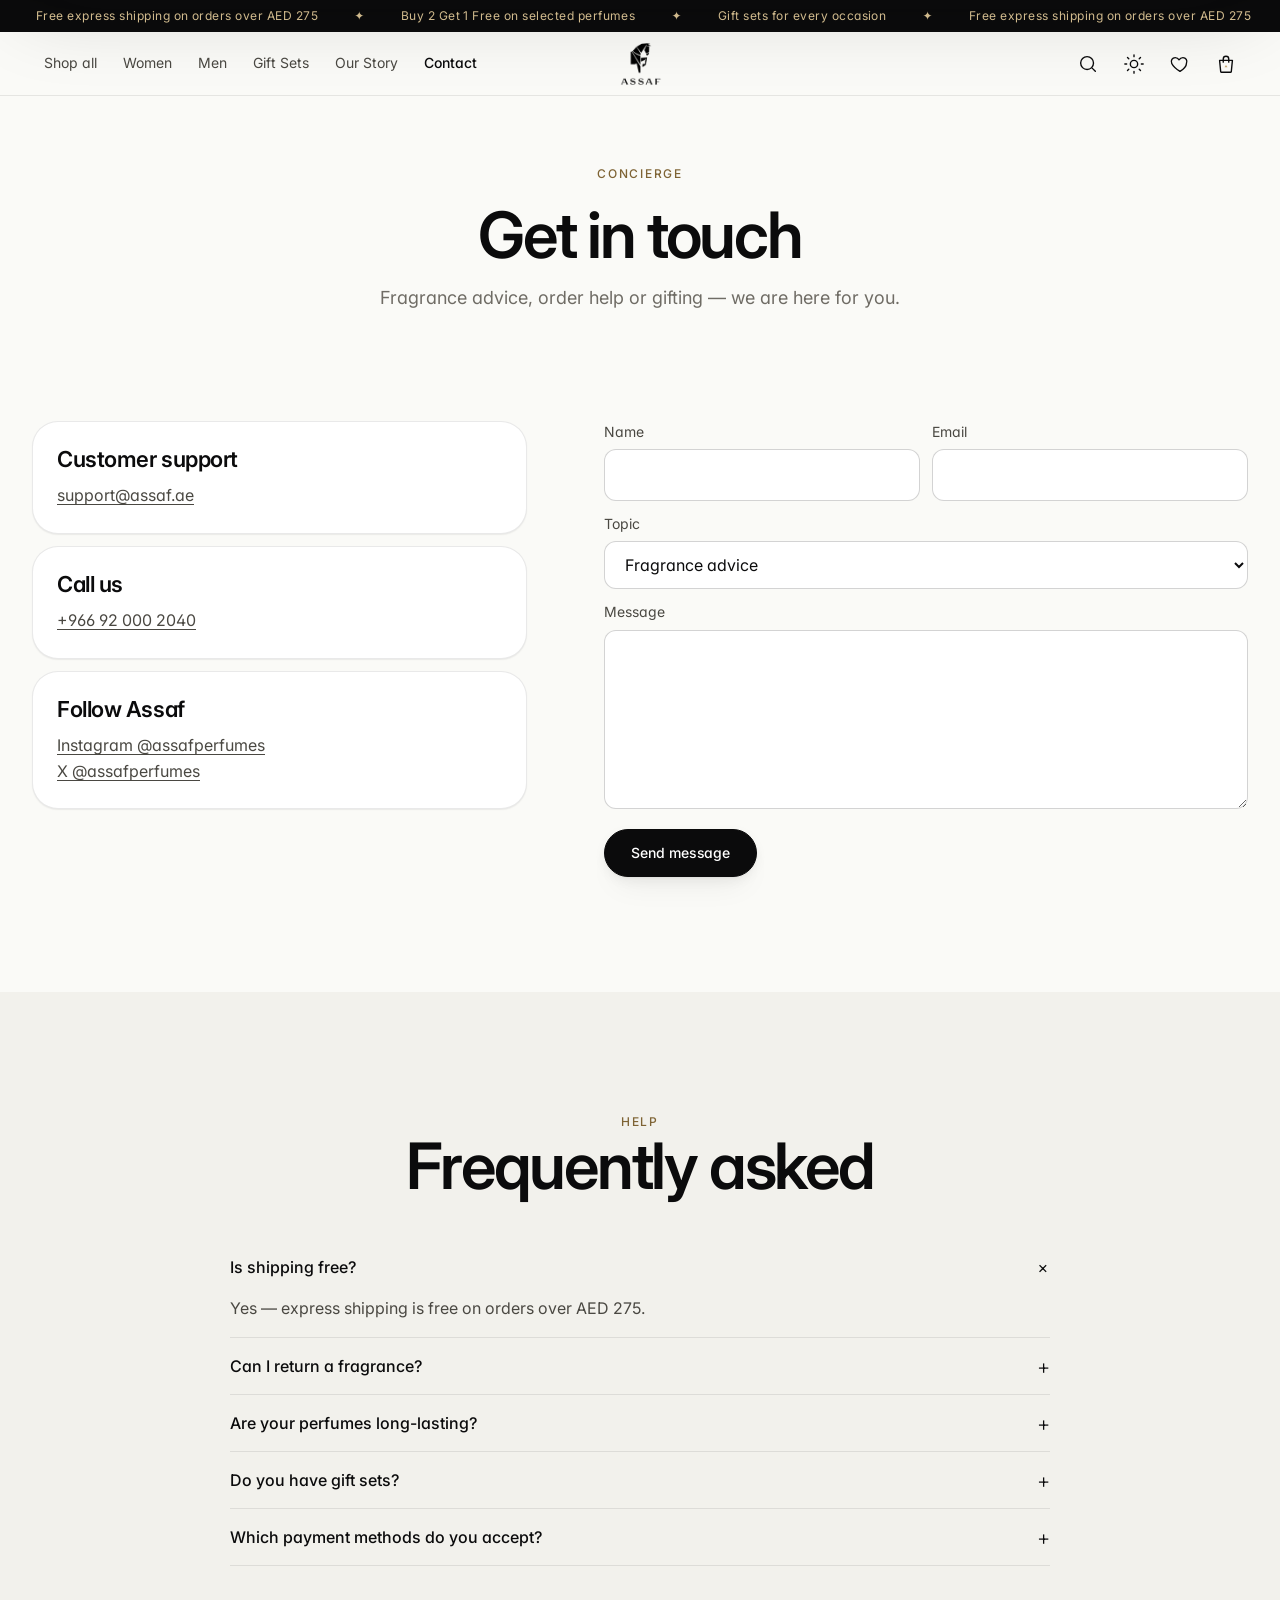
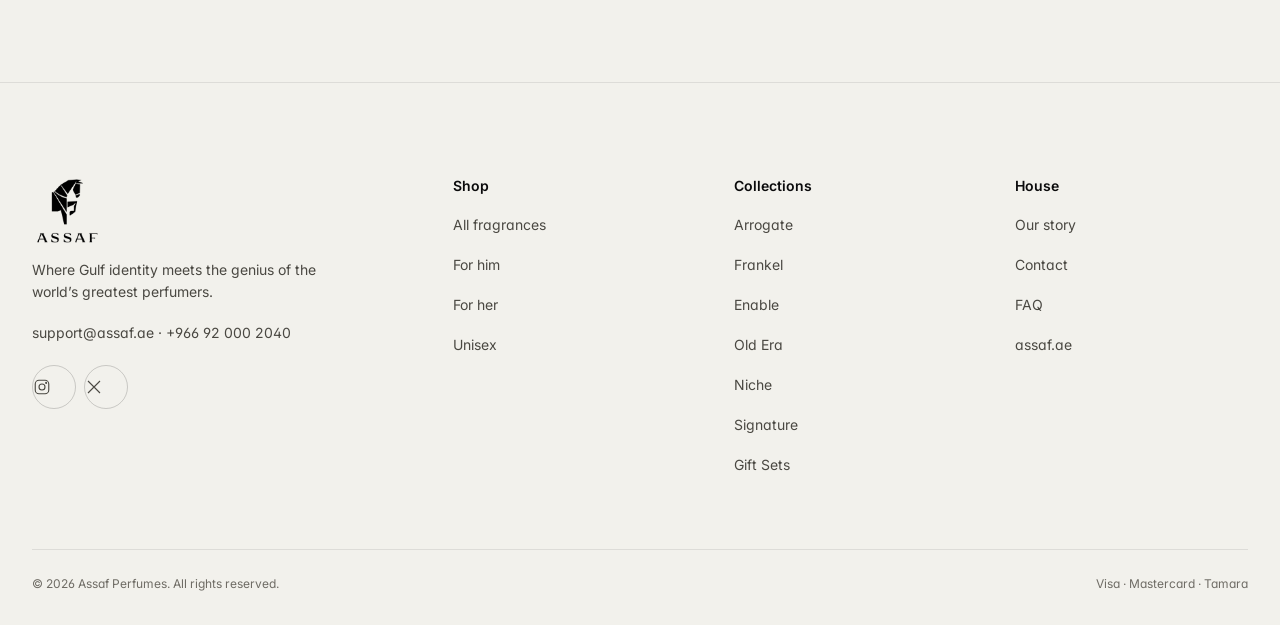
<file: contact.html>
<!doctype html>
<html lang="en">
<head>
  <meta charset="utf-8" />
  <meta name="viewport" content="width=device-width, initial-scale=1" />
  <title>Contact — Assaf Perfumes</title>
  <meta name="description" content="Contact Assaf Perfumes: boutique, concierge, shipping and returns." />
  <meta name="theme-color" content="#FAFAF7" media="(prefers-color-scheme: light)" />
  <meta name="theme-color" content="#0B0B0C" media="(prefers-color-scheme: dark)" />
  <link rel="icon" href="data:image/svg+xml,%3Csvg xmlns='http://www.w3.org/2000/svg' viewBox='0 0 64 64'%3E%3Crect width='64' height='64' rx='14' fill='%230e0b08'/%3E%3Ctext x='32' y='44' font-family='Georgia' font-size='34' fill='%23e7c987' text-anchor='middle'%3EA%3C/text%3E%3C/svg%3E" />
  <link rel="preconnect" href="https://fonts.googleapis.com" />
  <link rel="preconnect" href="https://fonts.gstatic.com" crossorigin />
  <link href="https://fonts.googleapis.com/css2?family=Inter:wght@400;500;600&display=swap" rel="stylesheet" />
  <script>try{var t=localStorage.getItem("assaf_theme");if(t)document.documentElement.setAttribute("data-theme",JSON.parse(t))}catch(e){}</script>
  <link rel="stylesheet" href="assets/css/style.css" />
</head>
<body data-page="contact" data-solid-header>
  <main>
    <section class="page-hero"><span class="eyebrow">Concierge</span><h1>Get in touch</h1><p>Fragrance advice, order help or gifting — we are here for you.</p></section>
    <section class="section" style="padding-top:60px">
      <div class="container contact-grid">
        <div>
          <div class="contact-card reveal"><h2 class="h3">Customer support</h2><p><a href="mailto:support@assaf.ae">support@assaf.ae</a></p></div>
          <div class="contact-card reveal"><h2 class="h3">Call us</h2><p><a href="tel:+966920002040">+966 92 000 2040</a></p></div>
          <div class="contact-card reveal"><h2 class="h3">Follow Assaf</h2><p><a href="https://instagram.com/assafperfumes" target="_blank" rel="noopener">Instagram @assafperfumes</a><br/><a href="https://twitter.com/assafperfumes" target="_blank" rel="noopener">X @assafperfumes</a></p></div>
        </div>
        <form id="contact-form" class="reveal" novalidate>
          <div class="fields">
            <div class="field"><label for="cname">Name</label><input id="cname" name="name" required /><span class="err">Required</span></div>
            <div class="field"><label for="cemail">Email</label><input id="cemail" name="email" type="email" required /><span class="err">Enter a valid email</span></div>
            <div class="field full"><label for="ctopic">Topic</label><select id="ctopic" name="topic"><option>Fragrance advice</option><option>Order &amp; delivery</option><option>Returns &amp; exchanges</option><option>Gift sets</option><option>Other</option></select></div>
            <div class="field full"><label for="cmsg">Message</label><textarea id="cmsg" name="message" rows="6" required></textarea><span class="err">Please write a message</span></div>
          </div>
          <button class="btn btn-gold" type="submit" style="margin-top:20px">Send message</button>
        </form>
      </div>
    </section>
    <section class="section" id="faq" style="background:var(--bg-2)">
      <div class="container faq">
        <div class="center" style="margin-bottom:40px"><span class="eyebrow">Help</span><h2>Frequently asked</h2></div>
        <details class="acc" open><summary>Is shipping free?</summary><p>Yes — express shipping is free on orders over AED 275.</p></details>
        <details class="acc"><summary>Can I return a fragrance?</summary><p>Many Assaf fragrances come with a try-it guarantee — see the product page for details, or email <a href="mailto:support@assaf.ae">support@assaf.ae</a> and our team will help.</p></details>
        <details class="acc"><summary>Are your perfumes long-lasting?</summary><p>Assaf fragrances are designed for projection and staying power, and our Elixir editions come in an even higher concentration.</p></details>
        <details class="acc"><summary>Do you have gift sets?</summary><p>Yes — browse our <a href="shop.html?family=Gift%20Sets">gift sets</a>, curated collections in gift-ready packaging.</p></details>
        <details class="acc"><summary>Which payment methods do you accept?</summary><p>Visa, Mastercard and Tamara instalments.</p></details>
      </div>
    </section>
  </main>

  <script src="assets/js/data.js"></script>
  <script src="assets/js/bottle.js"></script>
  <script src="assets/js/main.js"></script>
  <script src="assets/js/unbox.js"></script>
</body>
</html>
</file>
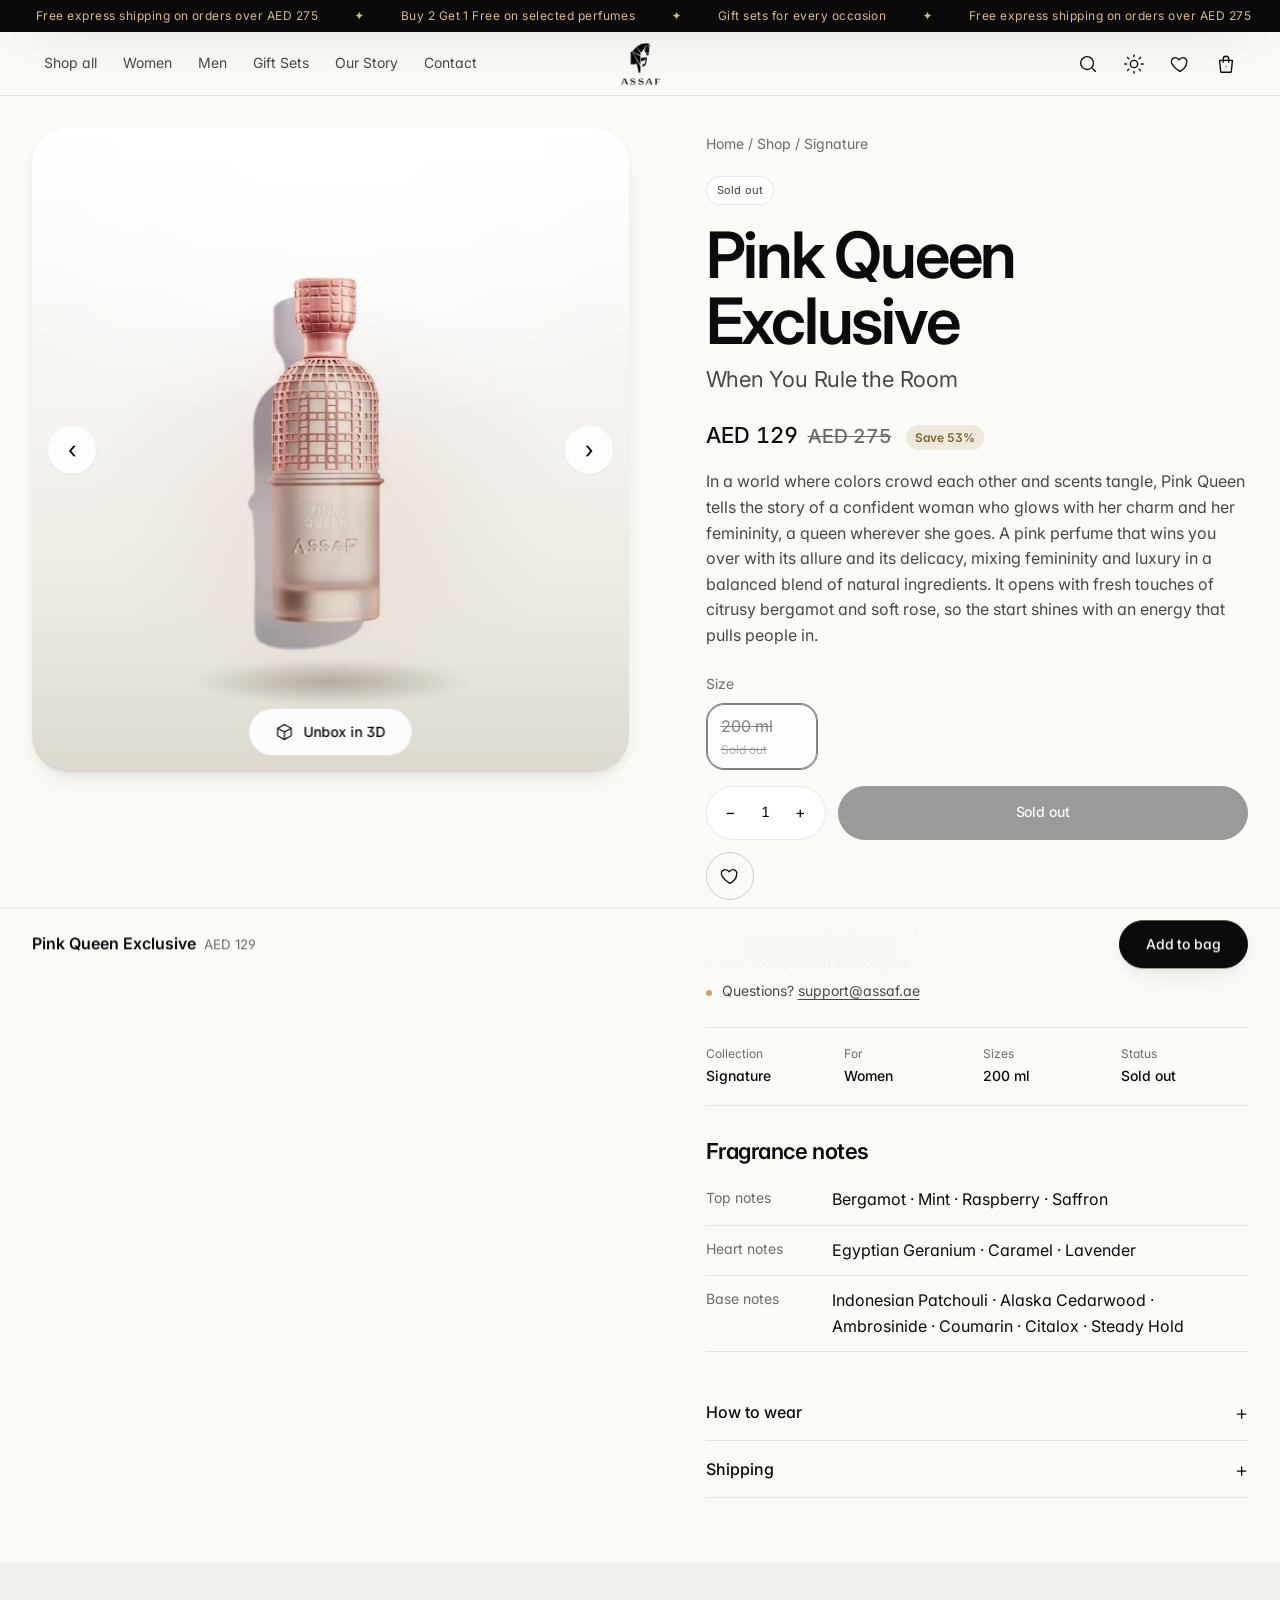
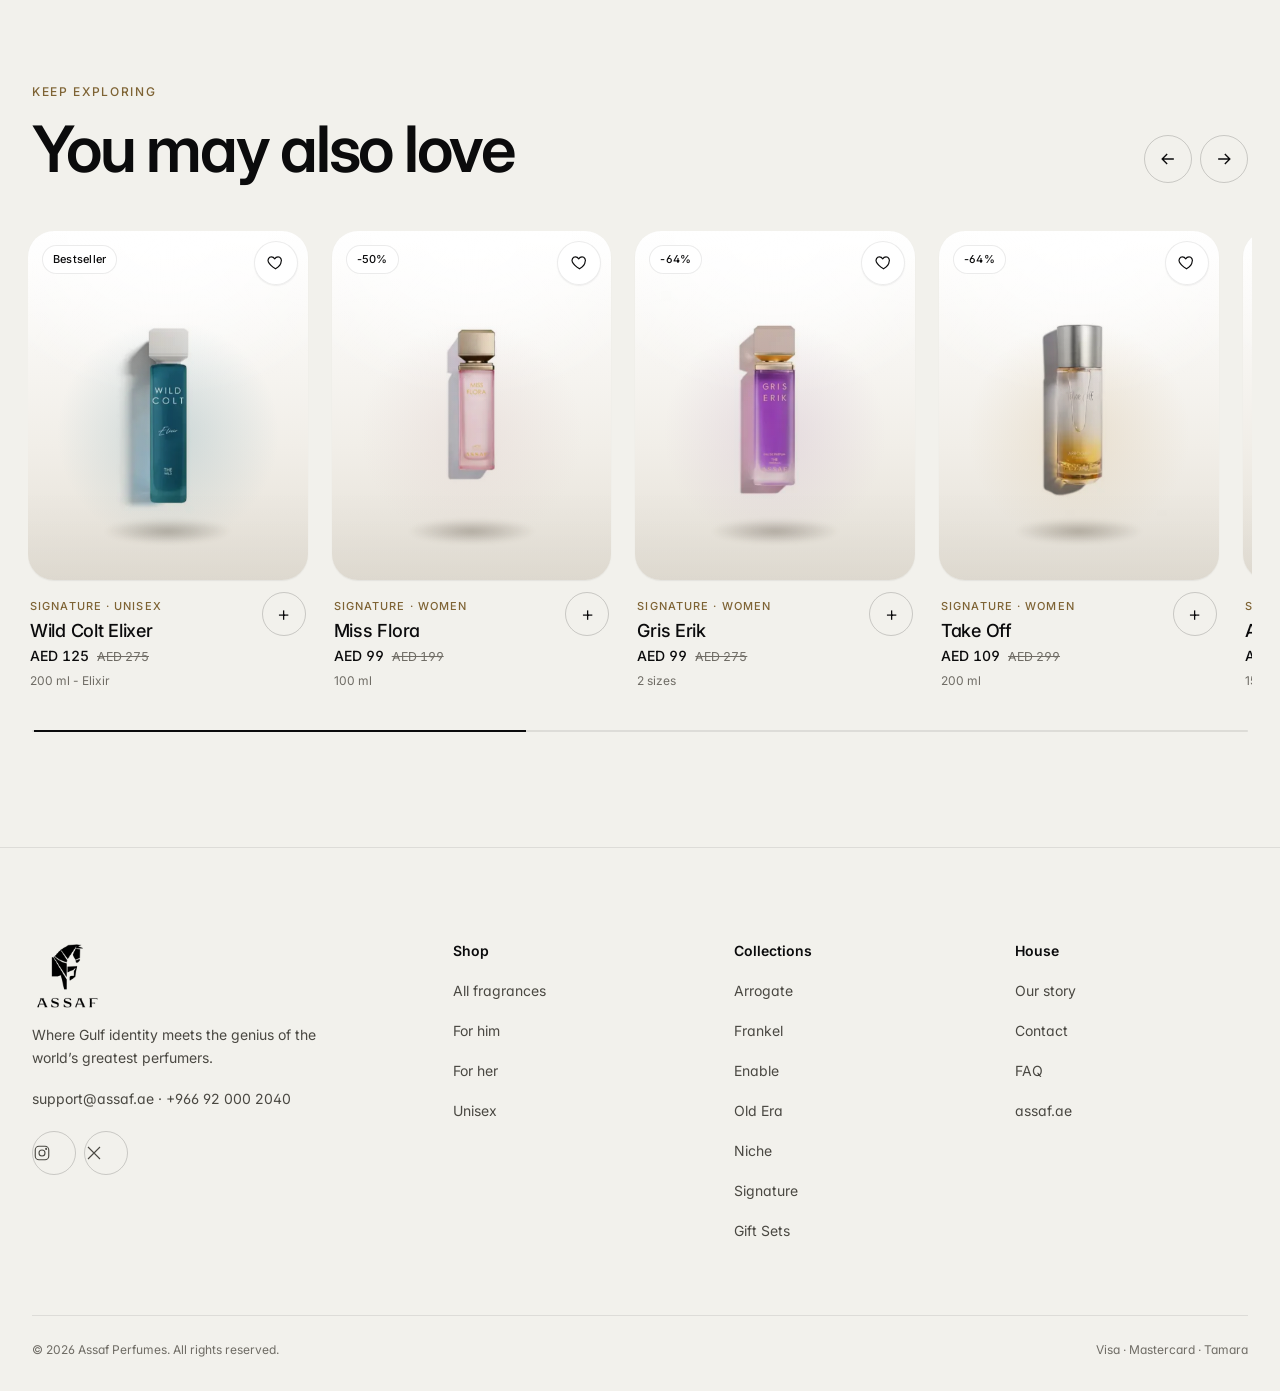
<file: product.html>
<!doctype html>
<html lang="en">
<head>
  <meta charset="utf-8" />
  <meta name="viewport" content="width=device-width, initial-scale=1" />
  <title>Fragrance — Assaf Perfumes</title>
  <meta name="description" content="Luxury Arabian eau de parfum by Assaf." />
  <meta name="theme-color" content="#FAFAF7" media="(prefers-color-scheme: light)" />
  <meta name="theme-color" content="#0B0B0C" media="(prefers-color-scheme: dark)" />
  <link rel="icon" href="data:image/svg+xml,%3Csvg xmlns='http://www.w3.org/2000/svg' viewBox='0 0 64 64'%3E%3Crect width='64' height='64' rx='14' fill='%230e0b08'/%3E%3Ctext x='32' y='44' font-family='Georgia' font-size='34' fill='%23e7c987' text-anchor='middle'%3EA%3C/text%3E%3C/svg%3E" />
  <link rel="preconnect" href="https://fonts.googleapis.com" />
  <link rel="preconnect" href="https://fonts.gstatic.com" crossorigin />
  <link href="https://fonts.googleapis.com/css2?family=Inter:wght@400;500;600&display=swap" rel="stylesheet" />
  <script>try{var t=localStorage.getItem("assaf_theme");if(t)document.documentElement.setAttribute("data-theme",JSON.parse(t))}catch(e){}</script>
  <link rel="stylesheet" href="assets/css/style.css" />
</head>
<body data-page="product" data-solid-header>
  <main>
    <section class="container pdp" data-product></section>
    <section class="section" id="related" style="background:var(--bg-2)">
      <div class="container">
        <div class="section-head">
          <div><span class="eyebrow">Keep exploring</span><h2>You may also love</h2></div>
          <div class="rail-controls">
            <button class="round-btn" data-prev aria-label="Previous"><svg viewBox="0 0 24 24"><path d="M5 12h14M13 6l6 6-6 6"/></svg></button>
            <button class="round-btn" data-next aria-label="Next"><svg viewBox="0 0 24 24"><path d="M5 12h14M13 6l6 6-6 6"/></svg></button>
          </div>
        </div>
        <div class="rail" data-related></div>
        <div class="rail-progress"><span></span></div>
      </div>
    </section>
    <section class="section" id="recent" hidden>
      <div class="container">
        <div class="section-head">
          <div><span class="eyebrow">Picked up where you left off</span><h2>Recently viewed</h2></div>
          <div class="rail-controls">
            <button class="round-btn" data-prev aria-label="Previous"><svg viewBox="0 0 24 24"><path d="M5 12h14M13 6l6 6-6 6"/></svg></button>
            <button class="round-btn" data-next aria-label="Next"><svg viewBox="0 0 24 24"><path d="M5 12h14M13 6l6 6-6 6"/></svg></button>
          </div>
        </div>
        <div class="rail" data-recent></div>
        <div class="rail-progress"><span></span></div>
      </div>
    </section>
  </main>
  <div class="sticky-buy" data-sticky-buy></div>

  <script src="assets/js/data.js"></script>
  <script src="assets/js/bottle.js"></script>
  <script src="assets/js/main.js"></script>
  <script src="assets/js/unbox.js"></script>
</body>
</html>
</file>
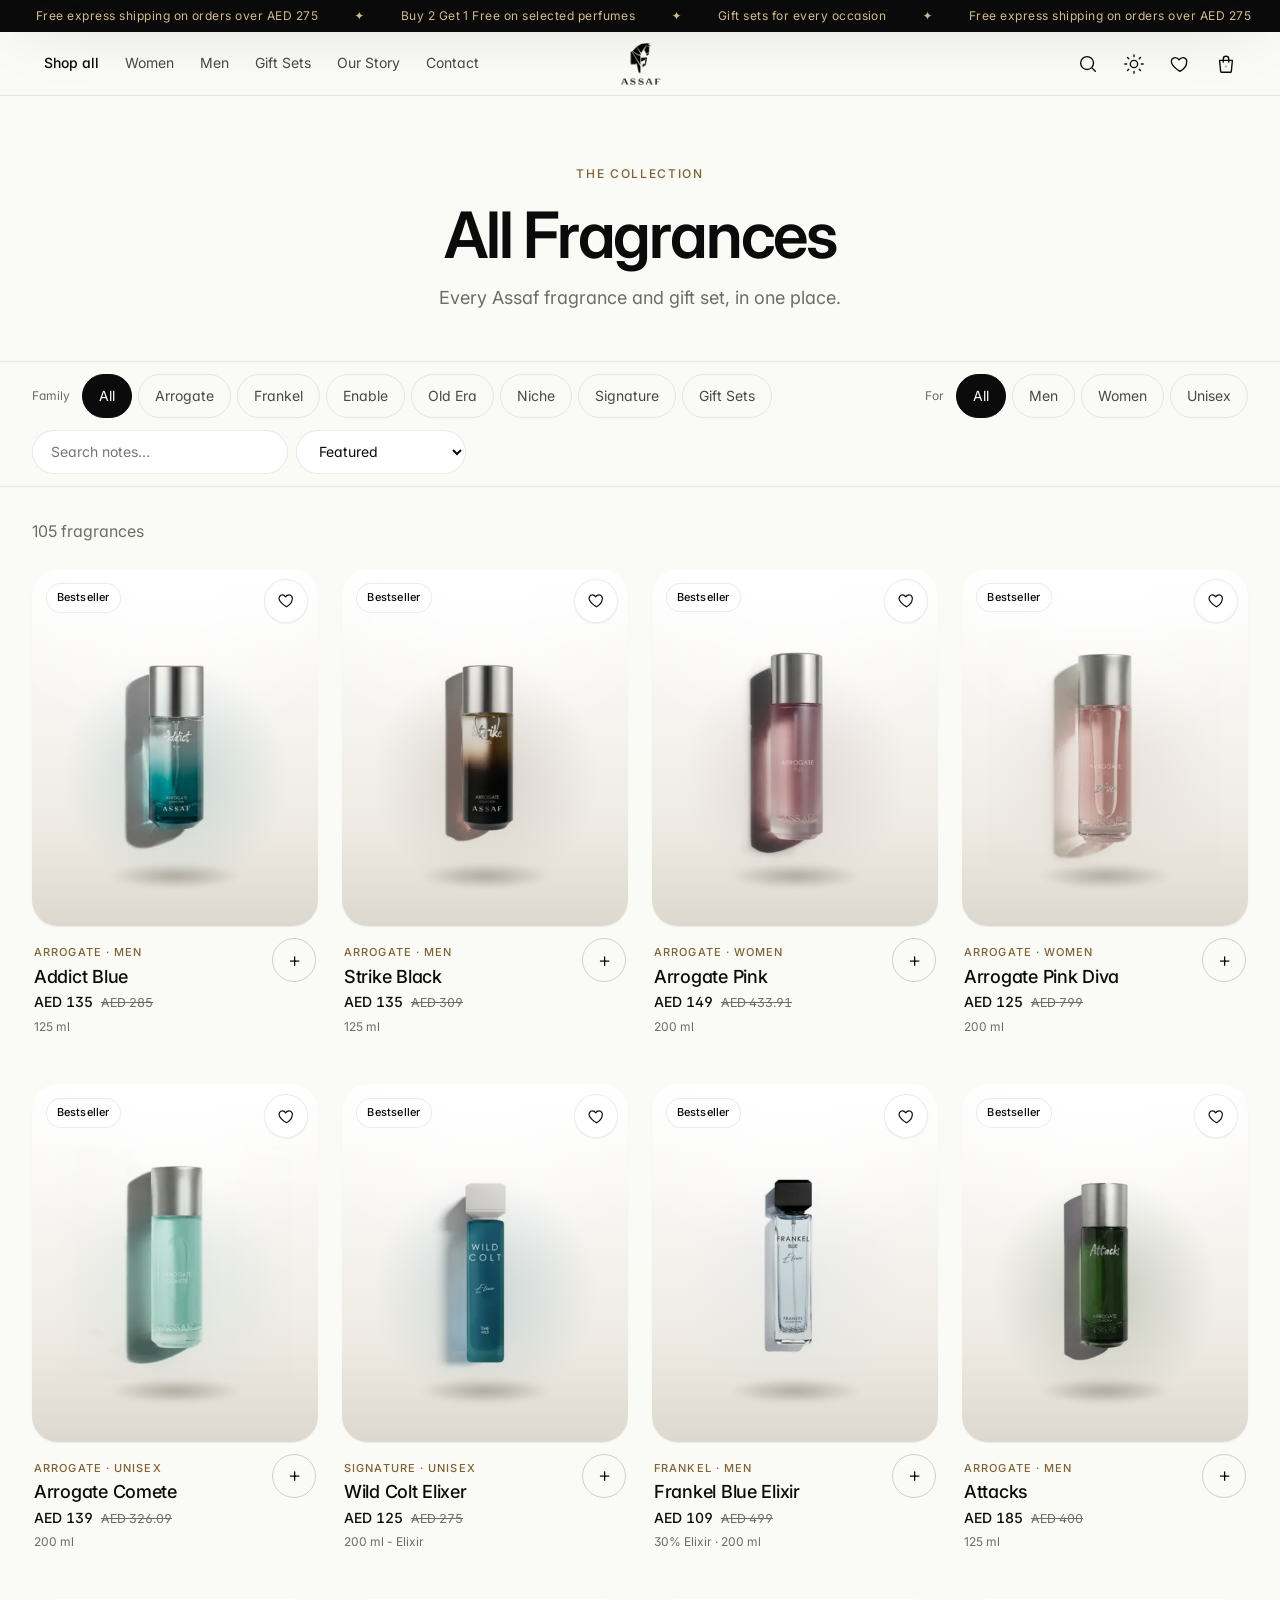
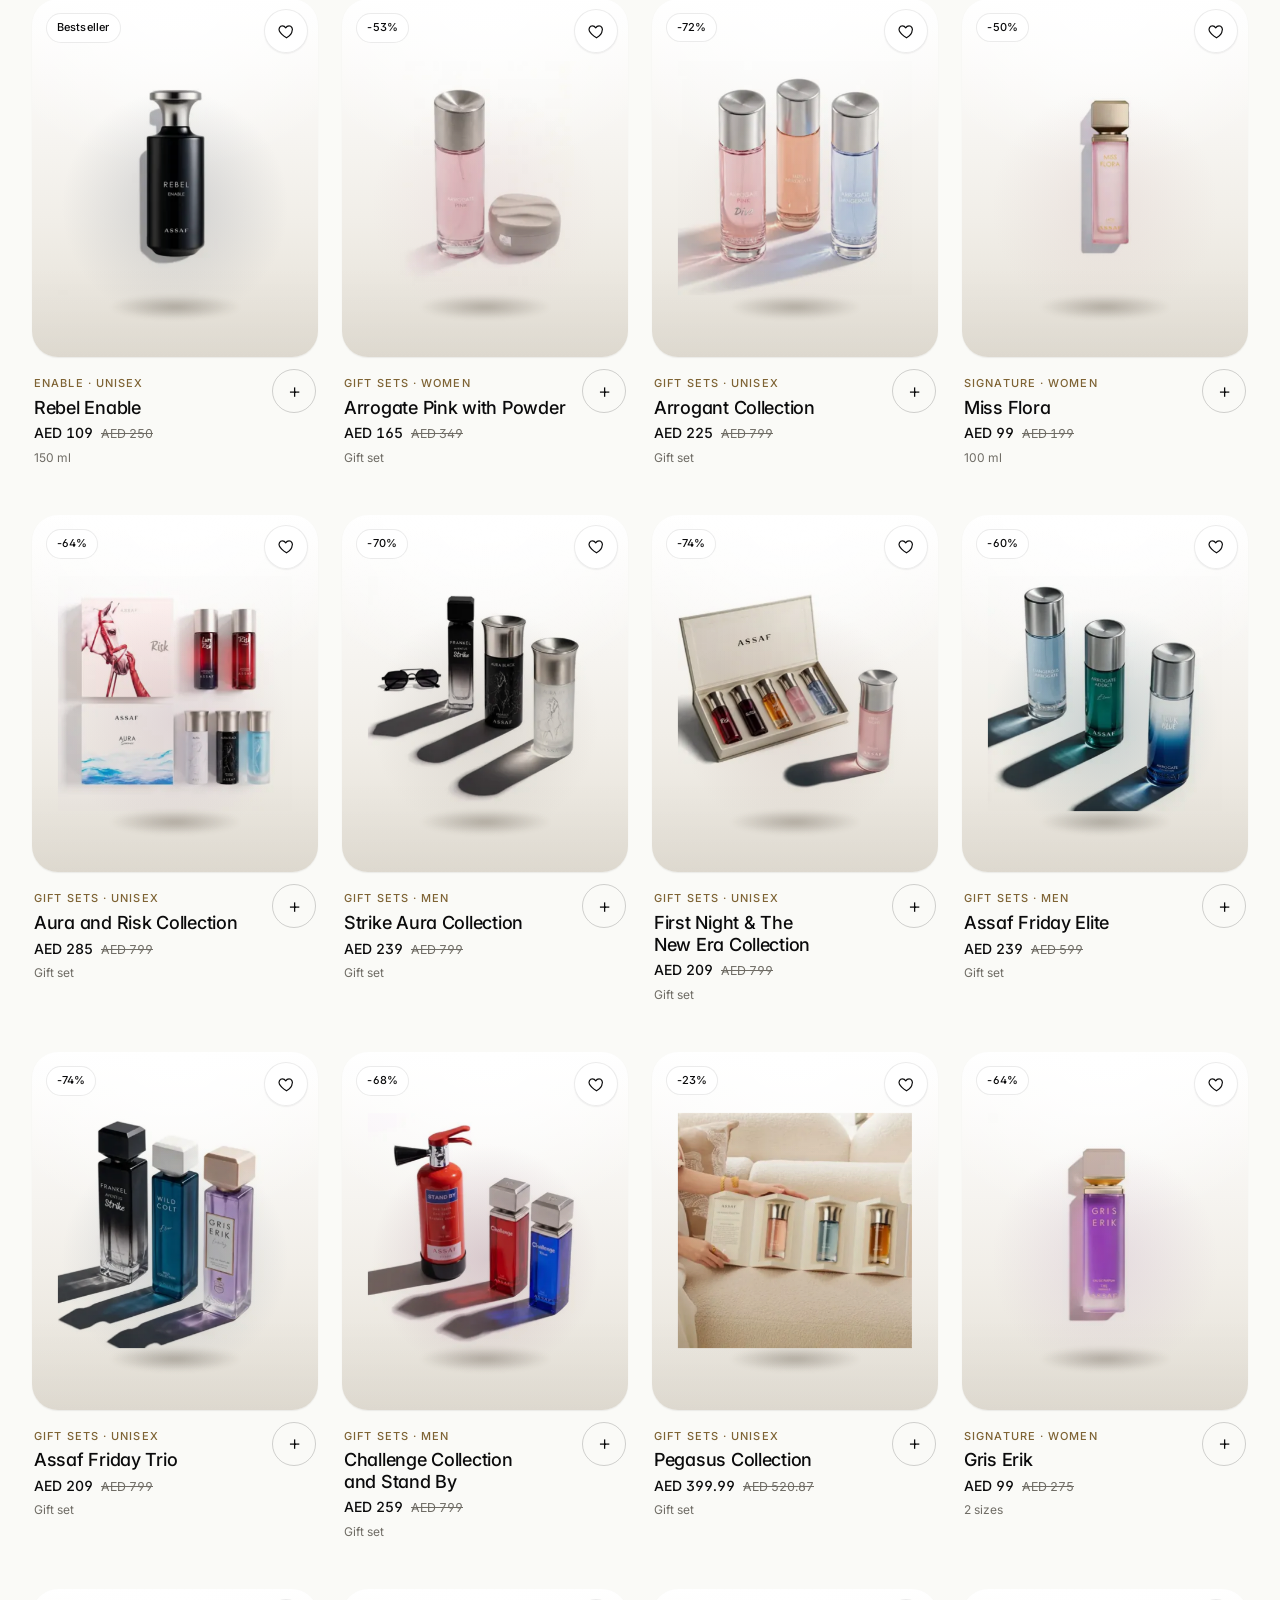
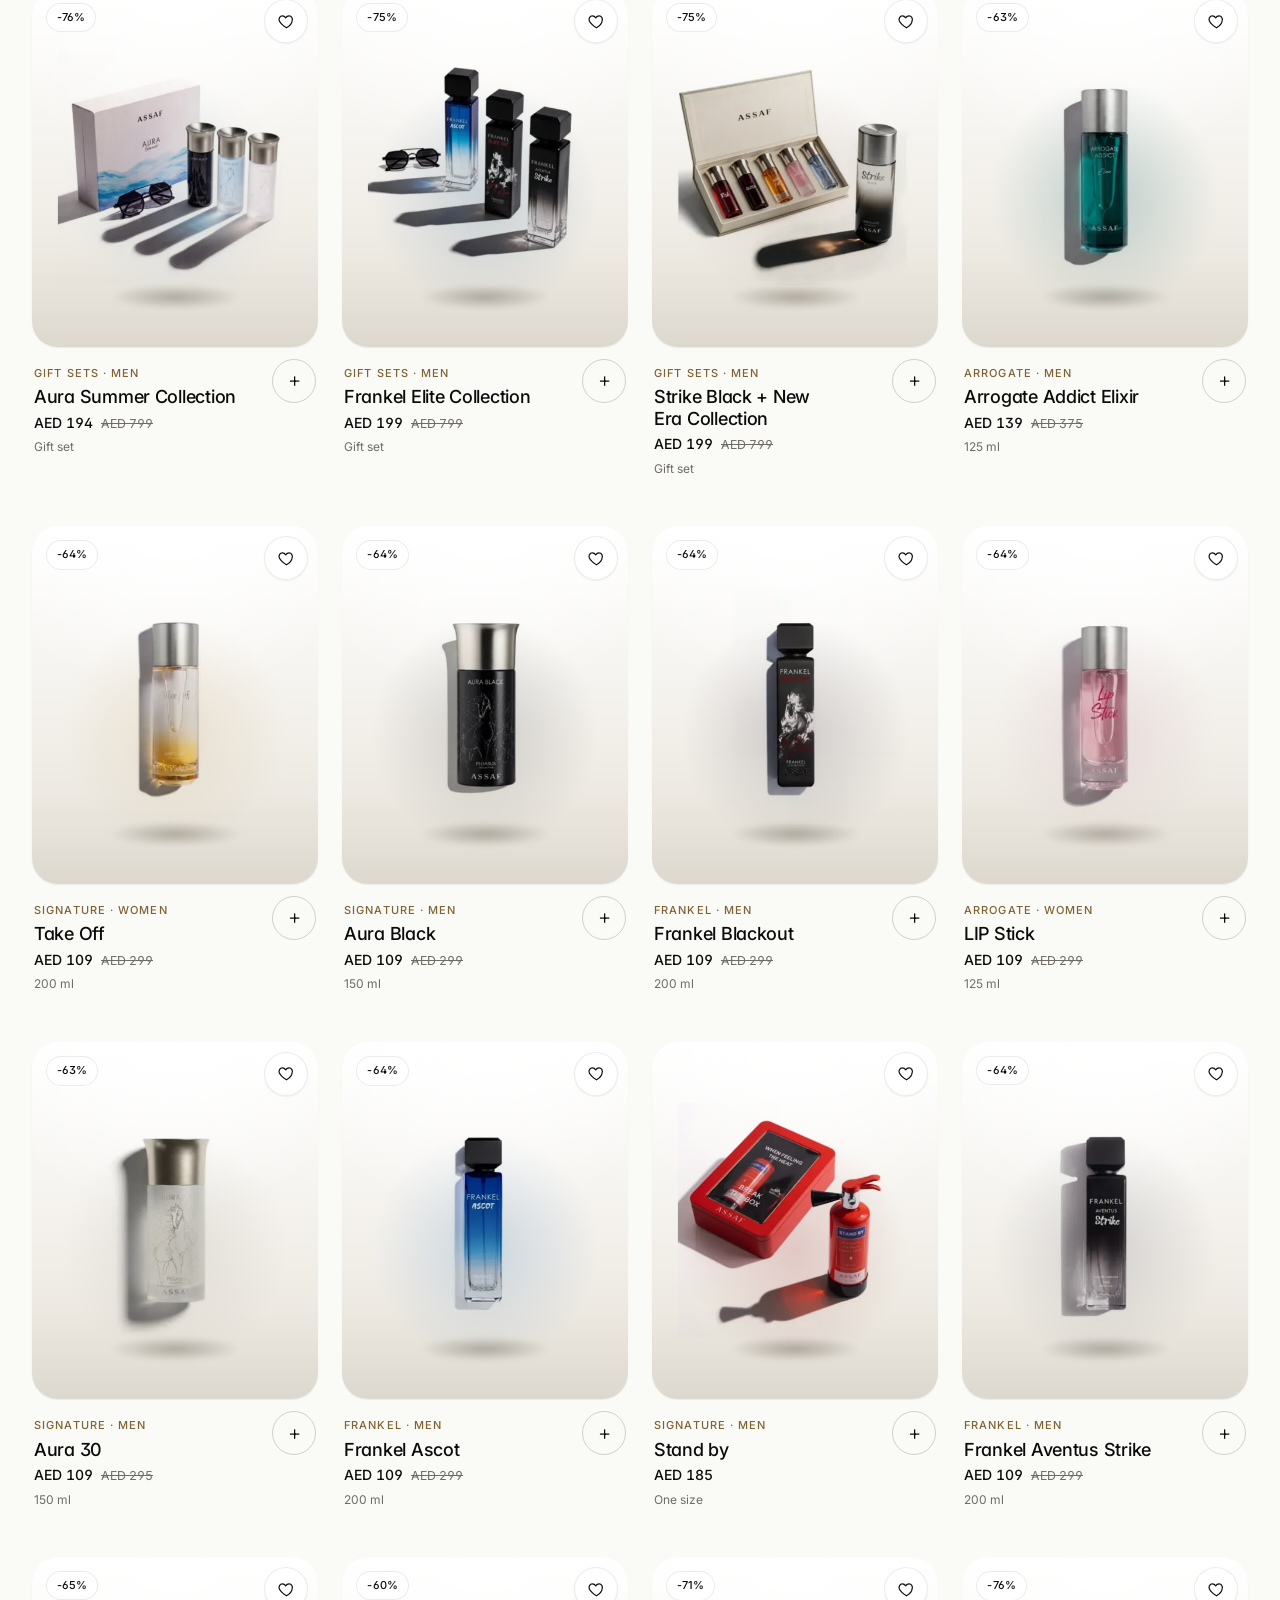
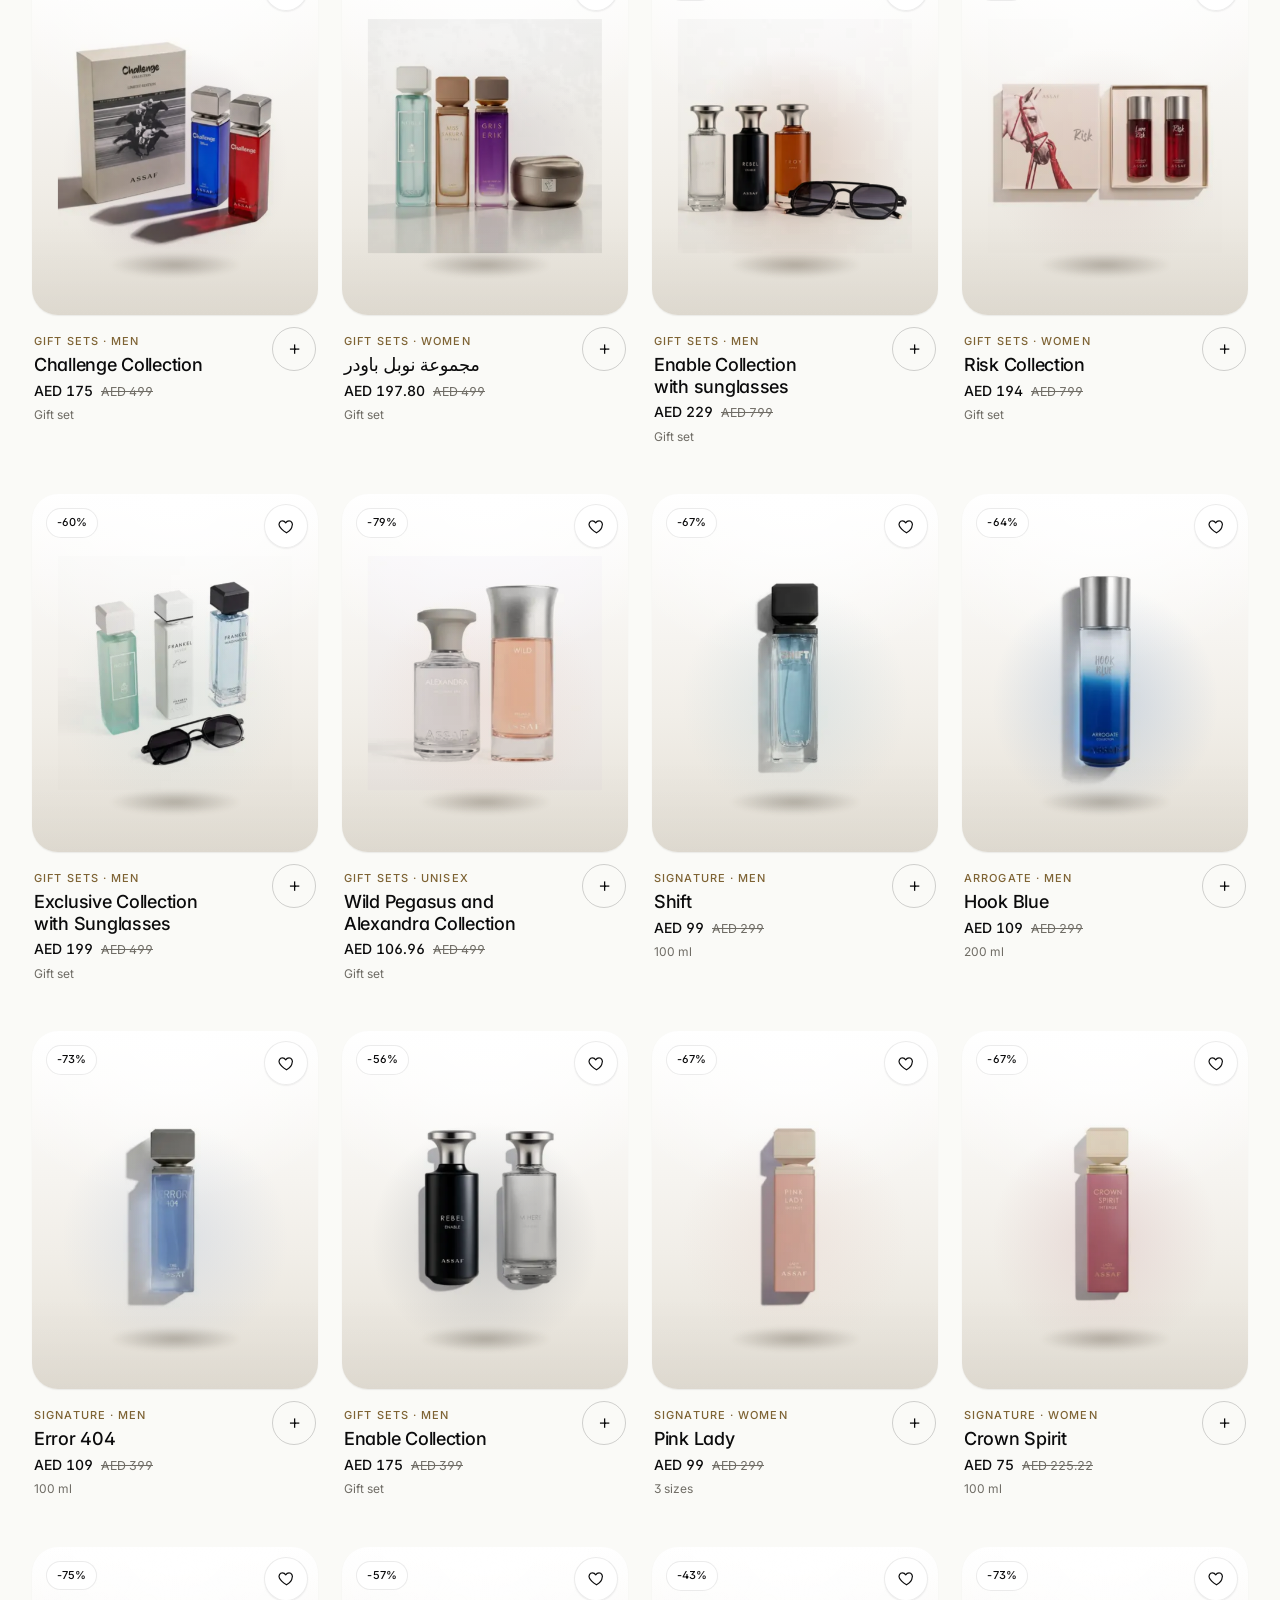
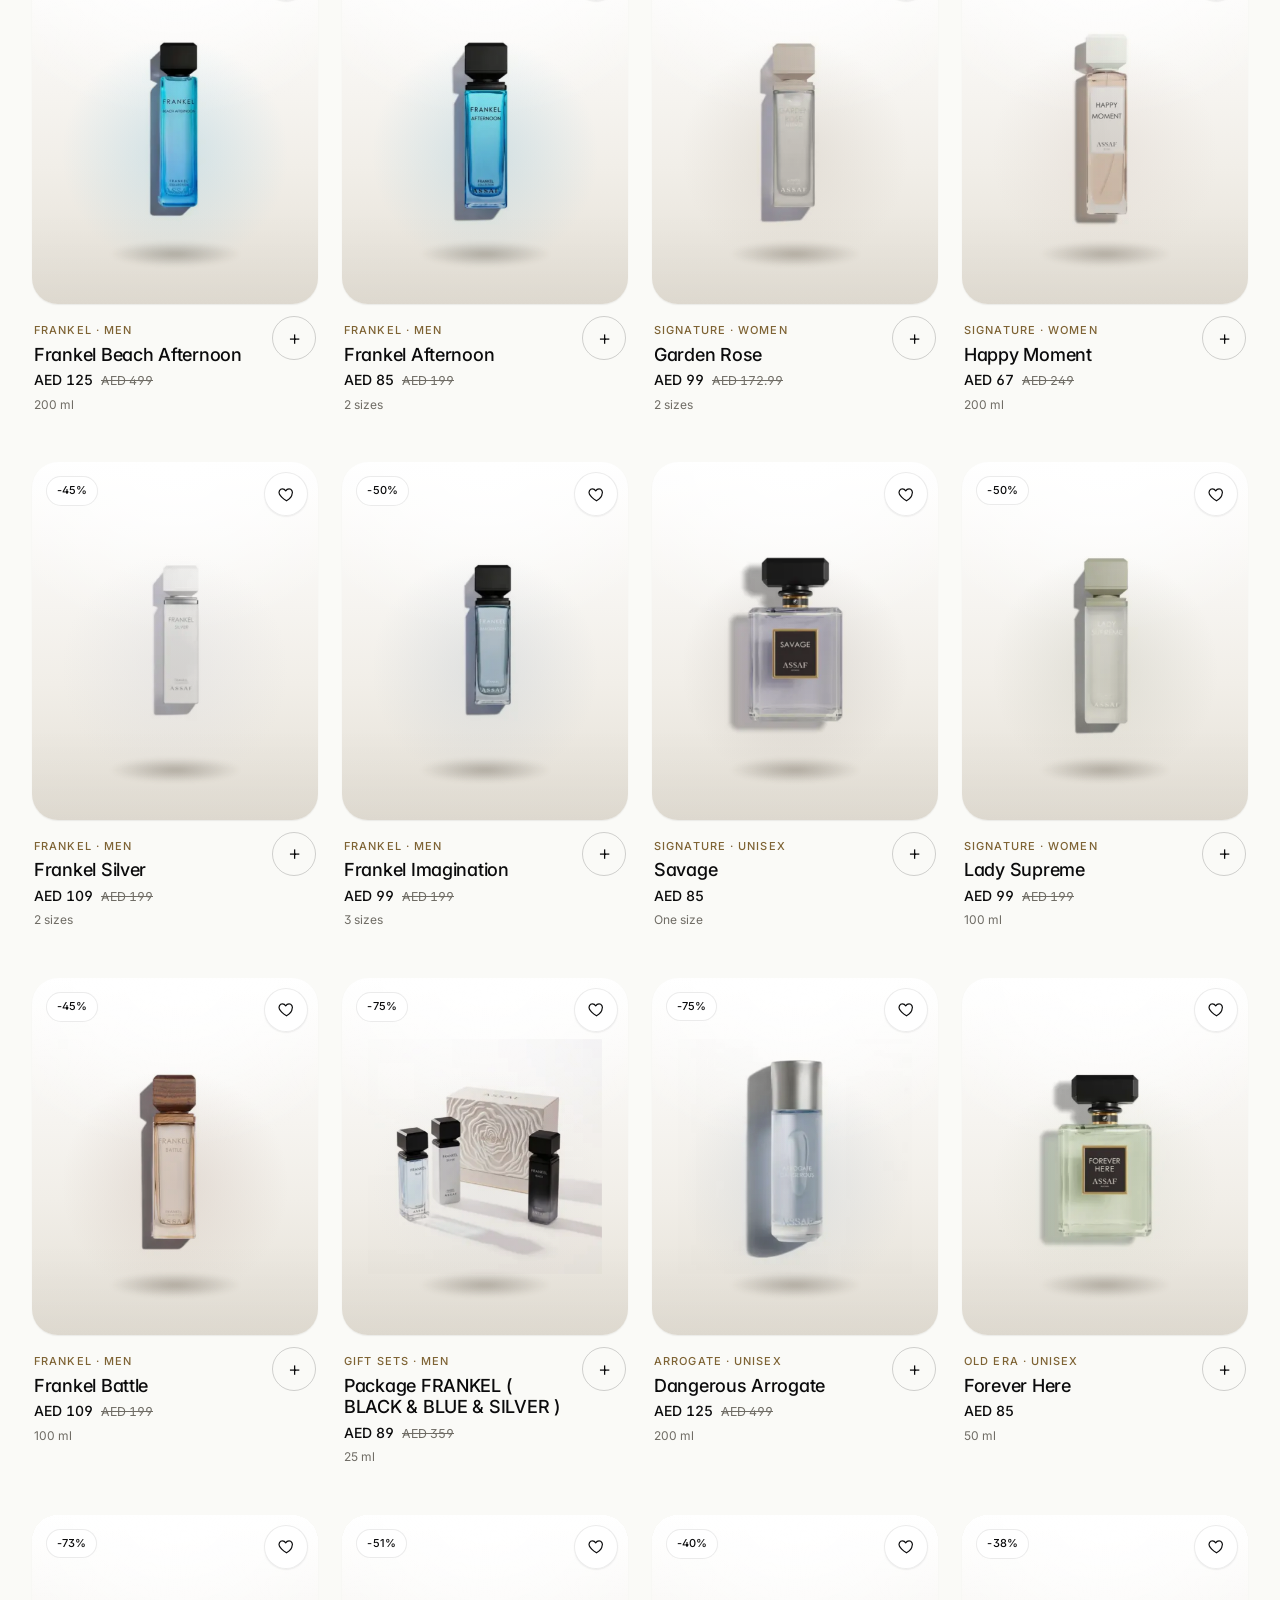
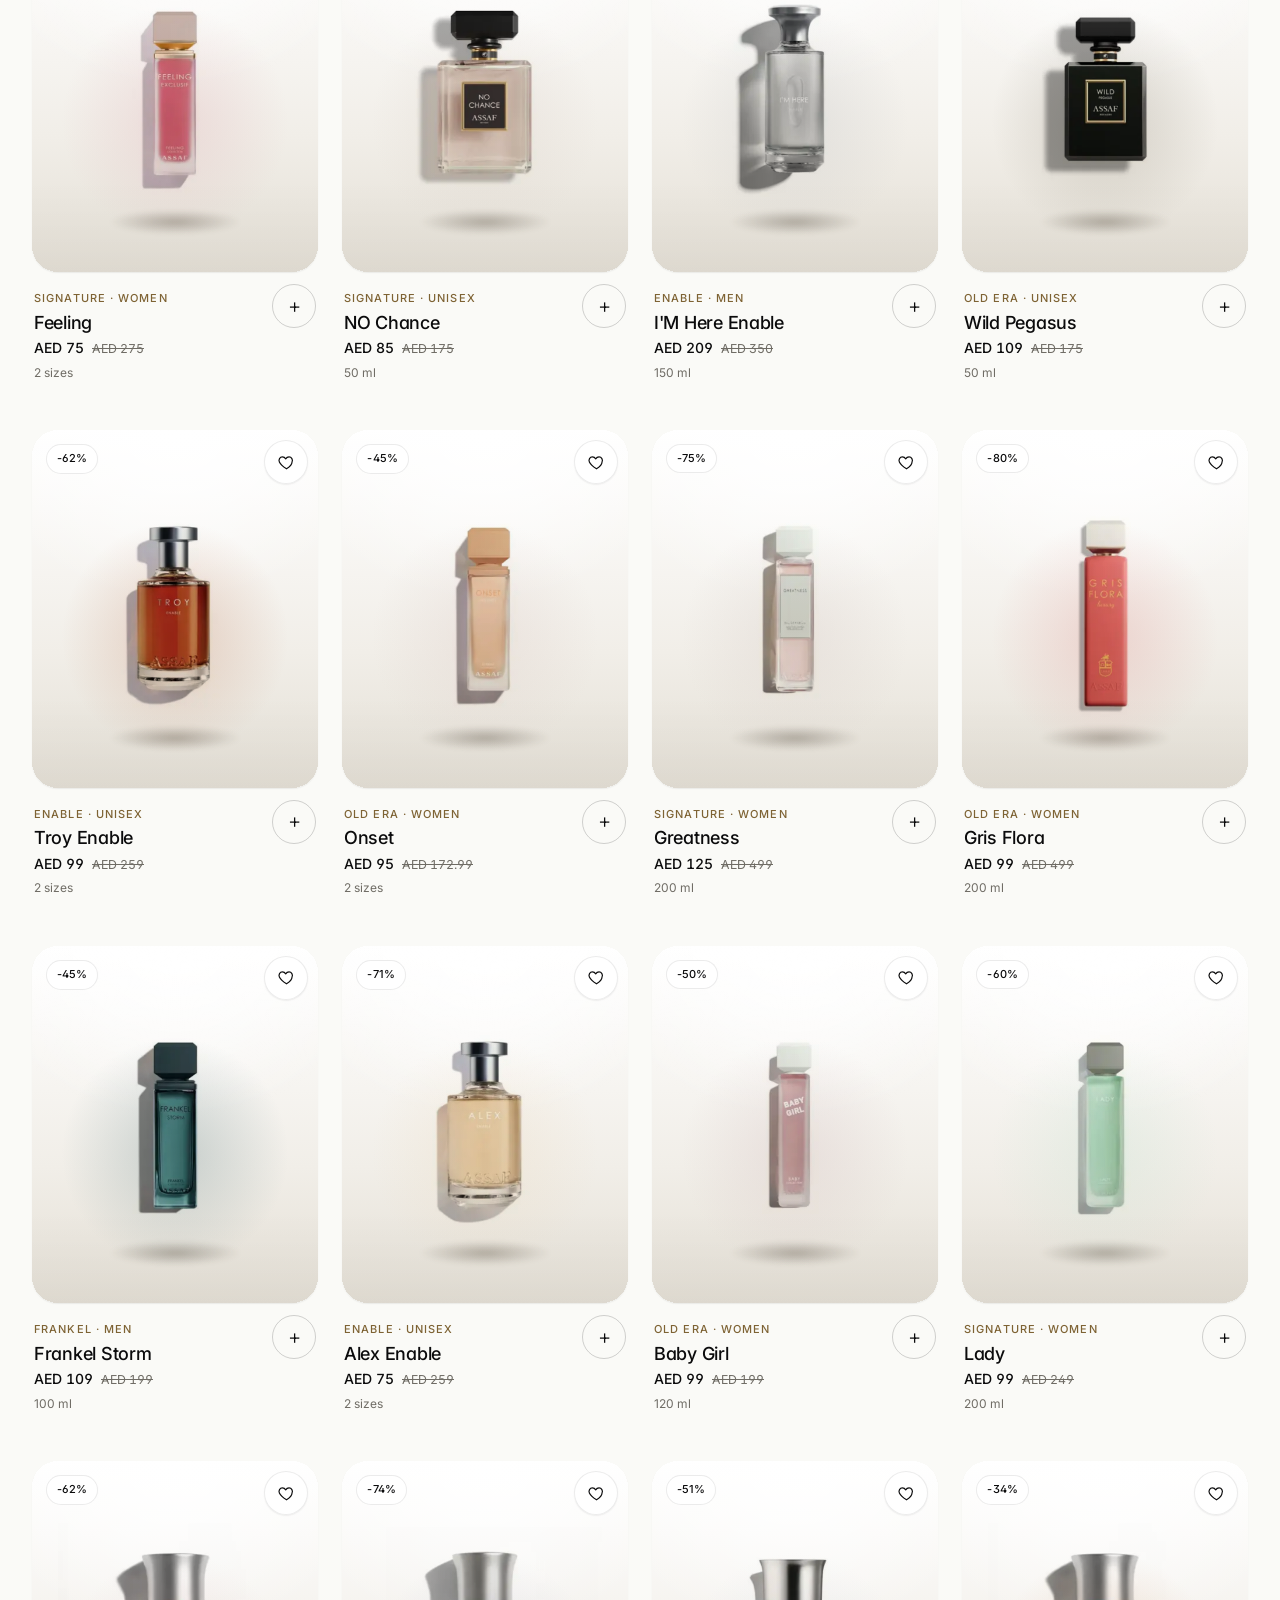
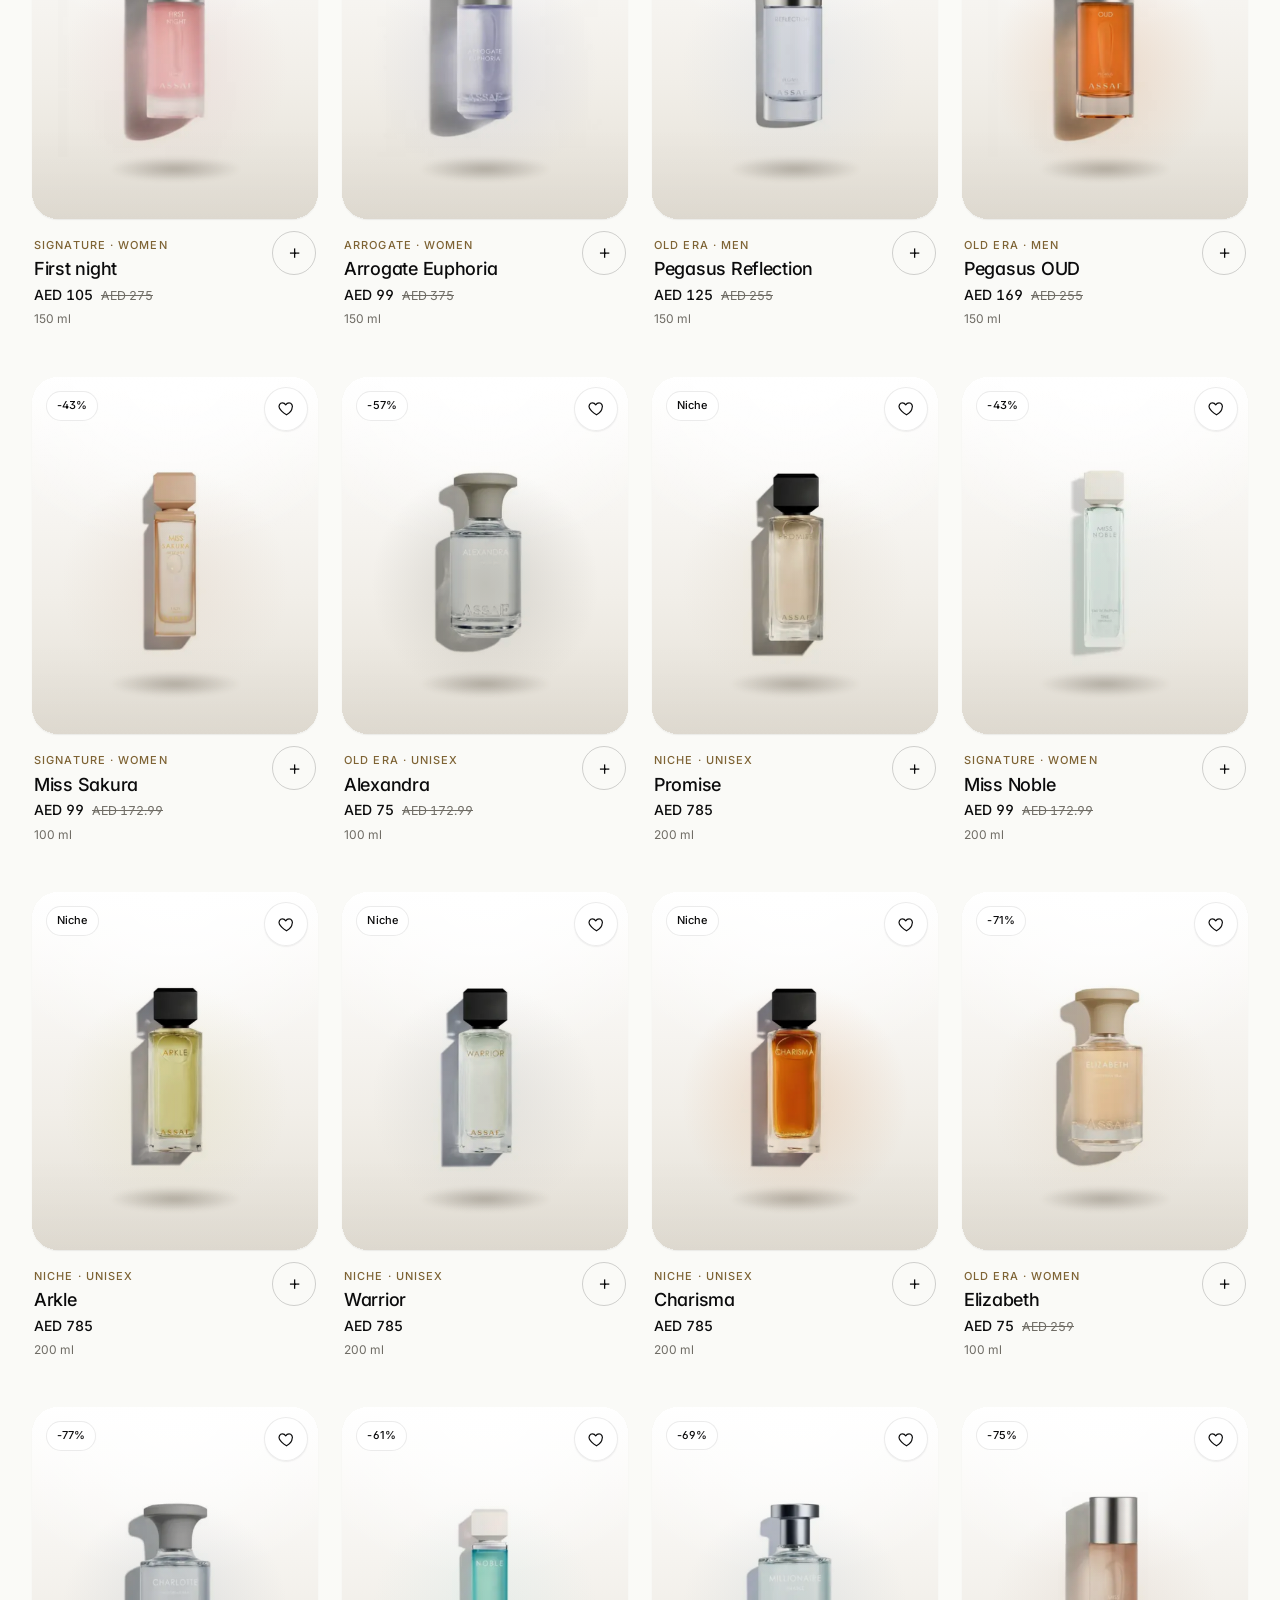
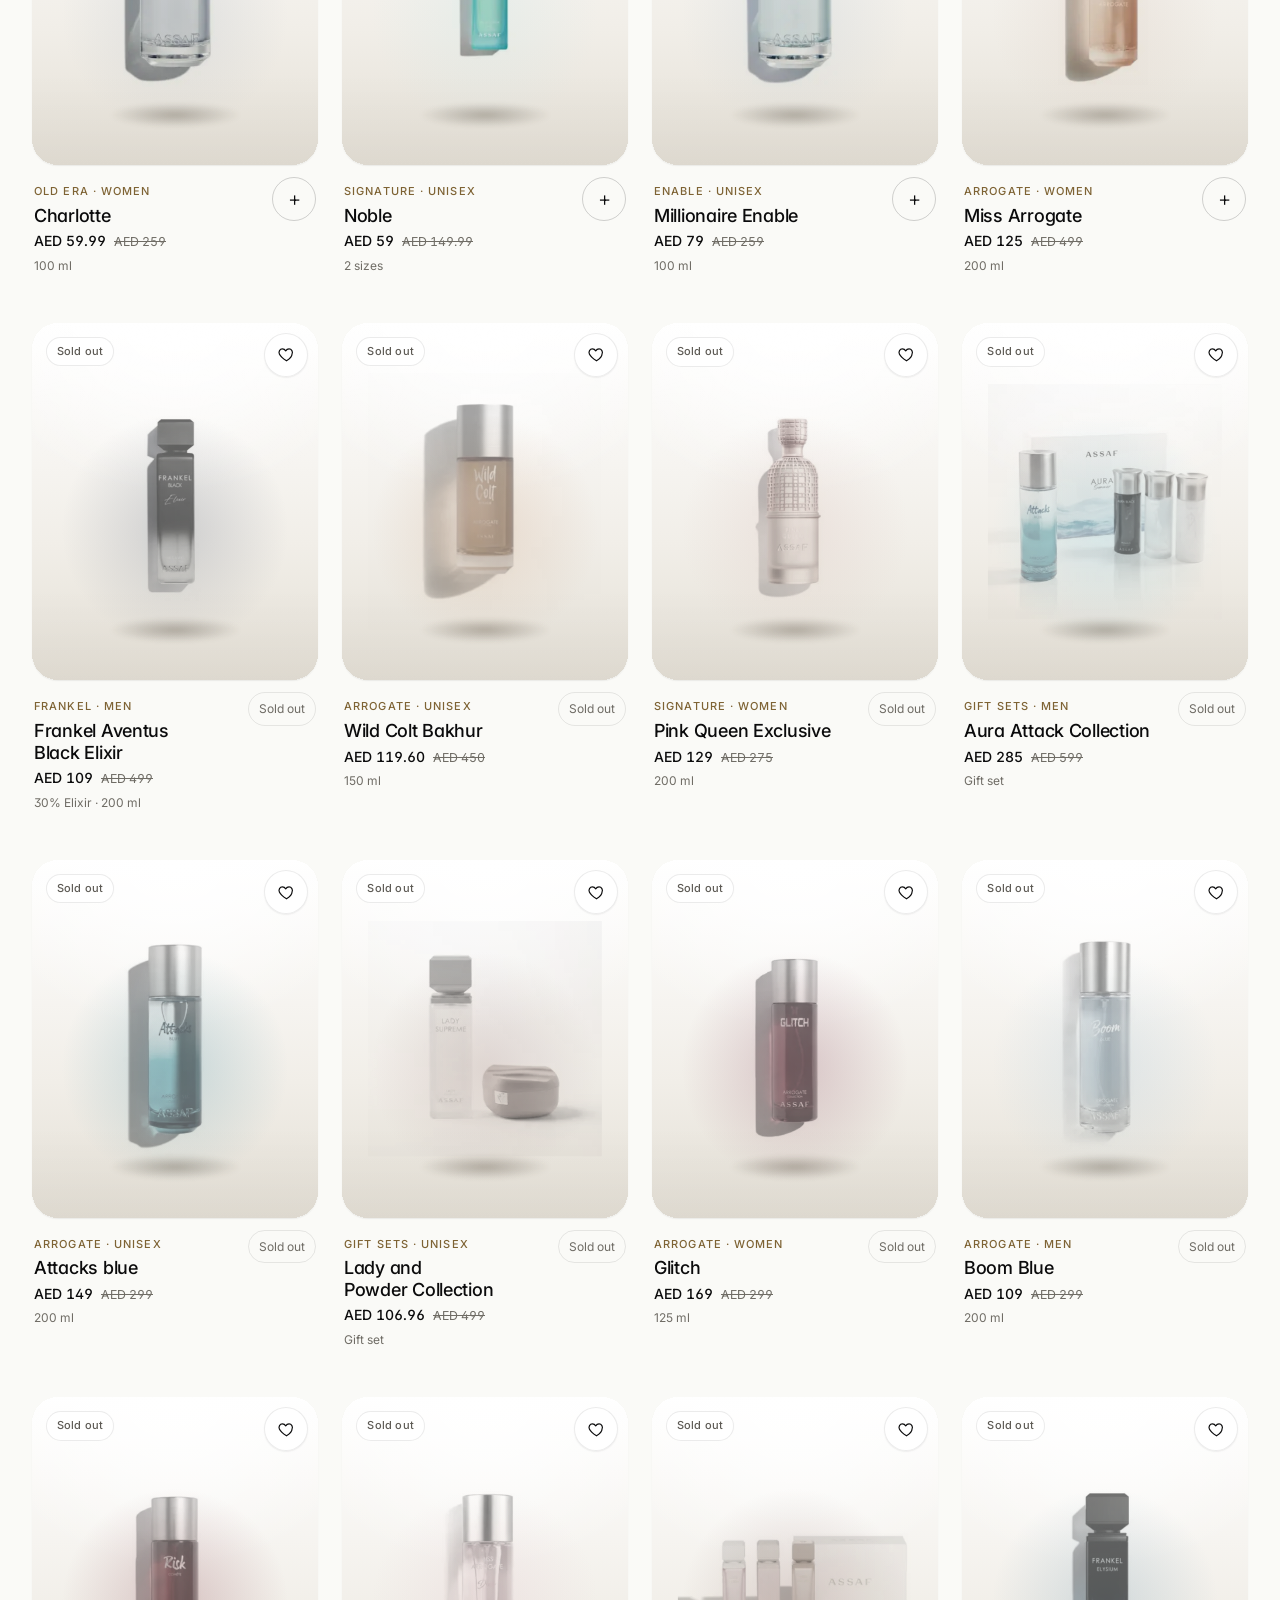
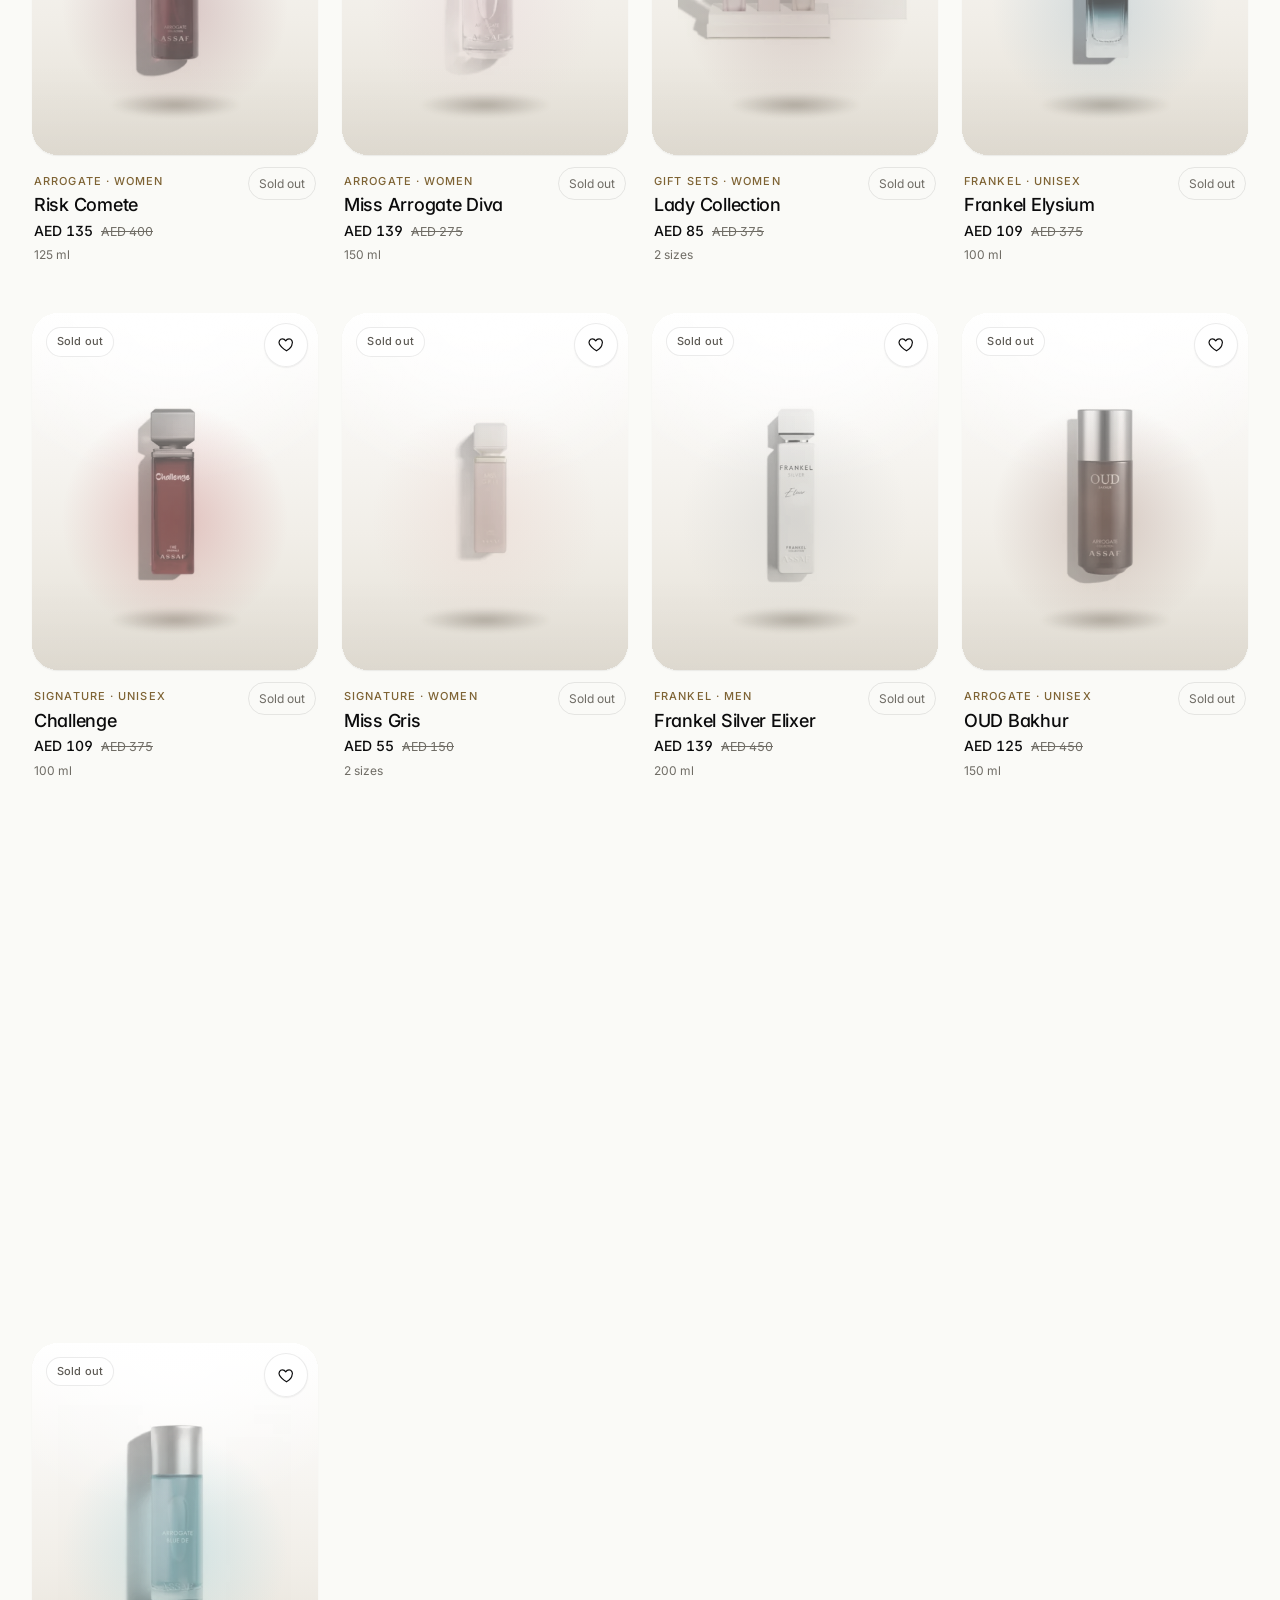
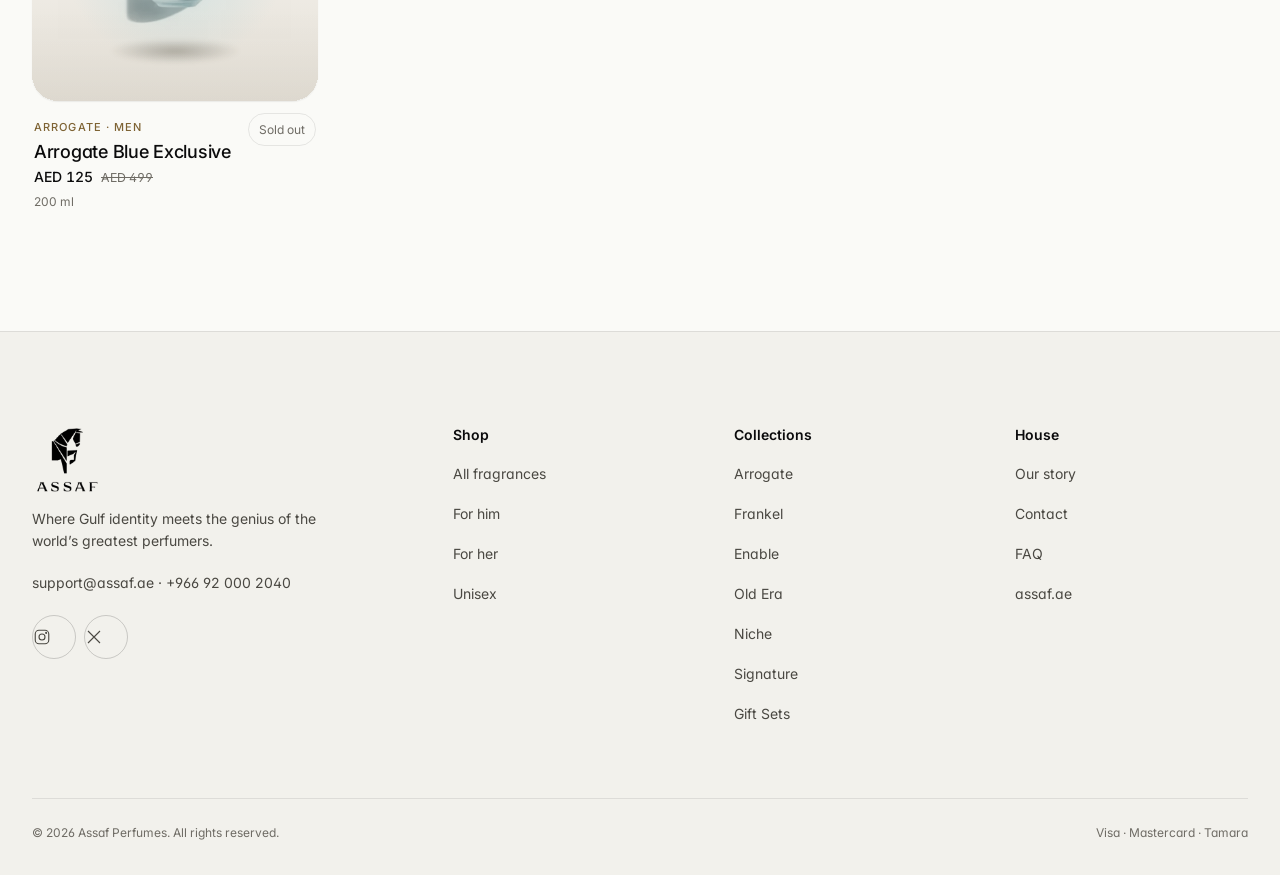
<file: shop.html>
<!doctype html>
<html lang="en">
<head>
  <meta charset="utf-8" />
  <meta name="viewport" content="width=device-width, initial-scale=1" />
  <title>Shop All Fragrances — Assaf Perfumes</title>
  <meta name="description" content="Shop every Assaf fragrance: Arrogate, Frankel, Enable, Old Era, niche perfumes and gift sets." />
  <meta name="theme-color" content="#FAFAF7" media="(prefers-color-scheme: light)" />
  <meta name="theme-color" content="#0B0B0C" media="(prefers-color-scheme: dark)" />
  <link rel="icon" href="data:image/svg+xml,%3Csvg xmlns='http://www.w3.org/2000/svg' viewBox='0 0 64 64'%3E%3Crect width='64' height='64' rx='14' fill='%230e0b08'/%3E%3Ctext x='32' y='44' font-family='Georgia' font-size='34' fill='%23e7c987' text-anchor='middle'%3EA%3C/text%3E%3C/svg%3E" />
  <link rel="preconnect" href="https://fonts.googleapis.com" />
  <link rel="preconnect" href="https://fonts.gstatic.com" crossorigin />
  <link href="https://fonts.googleapis.com/css2?family=Inter:wght@400;500;600&display=swap" rel="stylesheet" />
  <script>try{var t=localStorage.getItem("assaf_theme");if(t)document.documentElement.setAttribute("data-theme",JSON.parse(t))}catch(e){}</script>
  <link rel="stylesheet" href="assets/css/style.css" />
</head>
<body data-page="shop" data-solid-header>
  <main>
    <section class="page-hero">
      <span class="eyebrow">The Collection</span>
      <h1 data-shop-title>All Fragrances</h1>
      <p>Every Assaf fragrance and gift set, in one place.</p>
    </section>
    <div class="toolbar">
      <div class="container toolbar-inner">
        <div class="filter-group"><span>Family</span><div class="chips" data-filter-family></div></div>
        <div class="filter-group"><span>For</span><div class="chips" data-filter-gender></div></div>
        <div class="tools-right">
          <input id="shop-search" class="input-pill" type="search" placeholder="Search notes…" aria-label="Search fragrances" />
          <select id="sort" class="input-pill" aria-label="Sort">
            <option value="featured">Featured</option>
            <option value="sale">Biggest savings</option>
            <option value="low">Price: low to high</option>
            <option value="high">Price: high to low</option>
            <option value="name">Name A–Z</option>
          </select>
        </div>
      </div>
    </div>
    <section class="container" style="padding-bottom:120px">
      <div class="shop-meta"><h2 class="sr-only">Products</h2><span class="muted" data-count></span></div>
      <div class="grid" data-grid aria-live="polite"><div class="card card-skel" aria-hidden="true"><div class="card-media skel"></div><div class="sk-line skel"></div><div class="sk-line short skel"></div></div><div class="card card-skel" aria-hidden="true"><div class="card-media skel"></div><div class="sk-line skel"></div><div class="sk-line short skel"></div></div><div class="card card-skel" aria-hidden="true"><div class="card-media skel"></div><div class="sk-line skel"></div><div class="sk-line short skel"></div></div><div class="card card-skel" aria-hidden="true"><div class="card-media skel"></div><div class="sk-line skel"></div><div class="sk-line short skel"></div></div><div class="card card-skel" aria-hidden="true"><div class="card-media skel"></div><div class="sk-line skel"></div><div class="sk-line short skel"></div></div><div class="card card-skel" aria-hidden="true"><div class="card-media skel"></div><div class="sk-line skel"></div><div class="sk-line short skel"></div></div><div class="card card-skel" aria-hidden="true"><div class="card-media skel"></div><div class="sk-line skel"></div><div class="sk-line short skel"></div></div><div class="card card-skel" aria-hidden="true"><div class="card-media skel"></div><div class="sk-line skel"></div><div class="sk-line short skel"></div></div></div>
    </section>
  </main>

  <script src="assets/js/data.js"></script>
  <script src="assets/js/bottle.js"></script>
  <script src="assets/js/main.js"></script>
  <script src="assets/js/unbox.js"></script>
</body>
</html>
</file>
<file: assets/css/style.css>
/* ==========================================================================
   ASSAF — design system
   1. Tokens (light / dark)      5. Product stage            9. Cart drawer & lines
   2. Base & type                6. Home sections           10. Overlays (unbox, quick view)
   3. Buttons & controls         7. Shop / product pages    11. Flying box & page transitions
   4. Header / footer / nav      8. Cart / checkout / forms 12. Responsive & reduced motion
   ========================================================================== */

/* ---------- 1. Tokens */
:root {
  color-scheme: light;
  /* brand */
  --ink: #0B0B0C;
  --ivory: #FAFAF7;
  --gold: #C2A36B;
  --gold-hi: #E3CB9A;
  --gold-lo: #8A6D3B;

  /* semantic (light) */
  --bg: #FAFAF7;
  --bg-2: #F2F1EC;
  --surface: #FFFFFF;
  --surface-2: #F5F4EF;
  --text: #0B0B0C;
  --text-2: #4A4842;
  --muted: #6F6C65;
  --line: rgba(11, 11, 12, .09);
  --line-2: rgba(11, 11, 12, .18);
  --accent: #0B0B0C;          /* primary action */
  --on-accent: #FFFFFF;
  --gold-text: #7E6334;       /* gold that passes 4.5:1 on --bg */
  --glass: rgba(250, 250, 247, .72);
  --glass-strong: rgba(250, 250, 247, .9);
  --scrim: rgba(11, 11, 12, .42);
  --danger: #A3392B;
  --logo-filter: invert(1);   /* logo file is white */

  /* studio stage: always a lit, light sweep so white-background photos sit naturally */
  --stage-top: #FFFFFF;
  --stage-mid: #F1EEE8;
  --stage-floor: #E4DFD5;
  --stage-shadow: rgba(40, 30, 15, .28);

  /* inverted panels (dark feature sections) */
  --panel: #0E0E10;
  --panel-text: #F4F2EE;
  --panel-muted: rgba(244, 242, 238, .66);
  --panel-line: rgba(255, 255, 255, .1);

  /* type */
  --font: 'Inter', ui-sans-serif, system-ui, -apple-system, 'Segoe UI', Roboto, 'Helvetica Neue', Arial, sans-serif;
  --fs-xs: .75rem; --fs-sm: .875rem; --fs-md: 1rem; --fs-lg: 1.125rem; --fs-xl: 1.375rem;
  --fs-2xl: clamp(1.75rem, 1.2rem + 2vw, 2.5rem);
  --fs-3xl: clamp(2.25rem, 1.4rem + 3.6vw, 4rem);
  --fs-4xl: clamp(2.6rem, 1.4rem + 5.2vw, 5.5rem);

  /* spacing (4px base) */
  --s-1: 4px; --s-2: 8px; --s-3: 12px; --s-4: 16px; --s-5: 24px; --s-6: 32px; --s-7: 48px; --s-8: 64px; --s-9: 96px; --s-10: 144px;

  /* radius */
  --r-xs: 8px; --r-sm: 12px; --r-md: 18px; --r-lg: 26px; --r-xl: 36px; --r-pill: 999px;

  /* layered shadows */
  --sh-1: 0 1px 2px rgba(11, 11, 12, .04), 0 1px 1px rgba(11, 11, 12, .03);
  --sh-2: 0 1px 2px rgba(11, 11, 12, .04), 0 4px 12px rgba(11, 11, 12, .05), 0 16px 32px -12px rgba(11, 11, 12, .08);
  --sh-3: 0 2px 4px rgba(11, 11, 12, .04), 0 12px 24px -6px rgba(11, 11, 12, .08), 0 40px 80px -24px rgba(11, 11, 12, .18);
  --sh-gold: 0 10px 30px -12px rgba(194, 163, 107, .55);

  /* motion */
  --ease: cubic-bezier(.16, 1, .3, 1);
  --ease-in-out: cubic-bezier(.65, 0, .35, 1);
  --ease-spring: cubic-bezier(.34, 1.56, .64, 1);
  --dur-1: .18s; --dur-2: .35s; --dur-3: .6s; --dur-4: .9s;

  --header-h: 96px;     /* announce (32) + bar (64) */
  --bar-h: 64px;
  --container: 1240px;
}

/* dark token set: follows the OS unless the visitor picked a theme */
@media (prefers-color-scheme: dark) {
  :root:not([data-theme="light"]) {
    color-scheme: dark;
    --bg: #0B0B0C; --bg-2: #111113; --surface: #151517; --surface-2: #1C1C1F;
    --text: #F4F2EE; --text-2: #C4C0B8; --muted: #9A968E;
    --line: rgba(255, 255, 255, .08); --line-2: rgba(255, 255, 255, .18);
    --accent: #F4F2EE; --on-accent: #0B0B0C; --gold-text: #D9BF8C;
    --glass: rgba(14, 14, 16, .66); --glass-strong: rgba(18, 18, 20, .9); --scrim: rgba(0, 0, 0, .6);
    --stage-top: #EEEBE5; --stage-mid: #D9D4CA; --stage-floor: #C3BCB0; --stage-shadow: rgba(0, 0, 0, .45);
    --panel: #151517; --panel-line: rgba(255, 255, 255, .08);
    --sh-1: 0 1px 2px rgba(0, 0, 0, .5);
    --sh-2: 0 1px 2px rgba(0, 0, 0, .4), 0 8px 24px rgba(0, 0, 0, .35);
    --sh-3: 0 2px 4px rgba(0, 0, 0, .4), 0 30px 80px -20px rgba(0, 0, 0, .7);
    --danger: #E07A6A; --logo-filter: none;
  }
}
:root[data-theme="dark"] {
  color-scheme: dark;
  --bg: #0B0B0C; --bg-2: #111113; --surface: #151517; --surface-2: #1C1C1F;
  --text: #F4F2EE; --text-2: #C4C0B8; --muted: #9A968E;
  --line: rgba(255, 255, 255, .08); --line-2: rgba(255, 255, 255, .18);
  --accent: #F4F2EE; --on-accent: #0B0B0C; --gold-text: #D9BF8C;
  --glass: rgba(14, 14, 16, .66); --glass-strong: rgba(18, 18, 20, .9); --scrim: rgba(0, 0, 0, .6);
  --stage-top: #EEEBE5; --stage-mid: #D9D4CA; --stage-floor: #C3BCB0; --stage-shadow: rgba(0, 0, 0, .45);
  --panel: #151517; --panel-line: rgba(255, 255, 255, .08);
  --sh-1: 0 1px 2px rgba(0, 0, 0, .5);
  --sh-2: 0 1px 2px rgba(0, 0, 0, .4), 0 8px 24px rgba(0, 0, 0, .35);
  --sh-3: 0 2px 4px rgba(0, 0, 0, .4), 0 30px 80px -20px rgba(0, 0, 0, .7);
  --danger: #E07A6A; --logo-filter: none;
}

/* ---------- 2. Base & type */
*, *::before, *::after { box-sizing: border-box; }
html { -webkit-text-size-adjust: 100%; scroll-behavior: smooth; }
body {
  margin: 0; background: var(--bg); color: var(--text);
  font-family: var(--font); font-size: var(--fs-md); line-height: 1.6; font-weight: 400;
  font-feature-settings: 'ss01', 'cv11'; -webkit-font-smoothing: antialiased; -moz-osx-font-smoothing: grayscale;
  overflow-x: hidden;
}
img, svg, canvas { display: block; max-width: 100%; }
a { color: inherit; text-decoration: none; }
button { font: inherit; color: inherit; background: none; border: 0; padding: 0; cursor: pointer; }
input, select, textarea { font: inherit; color: inherit; }
[hidden] { display: none !important; }
::selection { background: var(--gold); color: var(--ink); }
:focus-visible { outline: 2px solid var(--gold); outline-offset: 3px; }

h1, h2, h3, h4 { margin: 0 0 .5em; font-weight: 600; line-height: 1.04; letter-spacing: -.035em; text-wrap: balance; }
h1 { font-size: var(--fs-4xl); }
h2 { font-size: var(--fs-3xl); }
h3 { font-size: var(--fs-xl); letter-spacing: -.02em; line-height: 1.2; }
h4 { font-size: var(--fs-sm); letter-spacing: 0; }
p { margin: 0 0 1em; text-wrap: pretty; }
em { font-style: normal; color: var(--gold-text); }

.container { width: min(var(--container), 100% - 2 * var(--s-6)); margin-inline: auto; }
.muted { color: var(--muted); }
.small { font-size: var(--fs-sm); }
.lead { font-size: var(--fs-xl); line-height: 1.45; color: var(--text-2); letter-spacing: -.01em; }
.eyebrow { display: inline-block; font-size: var(--fs-xs); font-weight: 500; letter-spacing: .14em; text-transform: uppercase; color: var(--gold-text); }
.eyebrow.light, .dark .eyebrow { color: var(--gold-hi); }
.center { text-align: center; }
.section { padding: clamp(var(--s-8), 9vw, var(--s-10)) 0; }
.section-head { display: flex; align-items: end; justify-content: space-between; gap: var(--s-5); margin-bottom: var(--s-7); flex-wrap: wrap; }
.section-head h2 { margin: .2em 0 0; }
.section-head p { max-width: 440px; margin: 0; color: var(--muted); }
.dark { background: var(--panel); color: var(--panel-text); }
.dark .muted, .dark p { color: var(--panel-muted); }
.sr-only { position: absolute !important; width: 1px; height: 1px; padding: 0; margin: -1px; overflow: hidden; clip: rect(0 0 0 0); white-space: nowrap; border: 0; }
.skip-link { position: fixed; left: 12px; top: -60px; z-index: 300; background: var(--accent); color: var(--on-accent); padding: 12px 18px; border-radius: var(--r-pill); transition: top var(--dur-2) var(--ease); }
.skip-link:focus { top: 12px; }

/* ---------- 3. Buttons & controls */
.btn {
  --_bg: transparent; --_fg: var(--text); --_bd: var(--line-2);
  position: relative; display: inline-flex; align-items: center; justify-content: center; gap: 10px;
  min-height: 48px; padding: 0 26px; border-radius: var(--r-pill); border: 1px solid var(--_bd);
  background: var(--_bg); color: var(--_fg); font-size: var(--fs-sm); font-weight: 500; letter-spacing: -.005em; white-space: nowrap;
  transition: transform var(--dur-2) var(--ease), background-color var(--dur-2), color var(--dur-2), border-color var(--dur-2), box-shadow var(--dur-2);
}
.btn svg { width: 18px; height: 18px; fill: none; stroke: currentColor; stroke-width: 1.6; transition: transform var(--dur-2) var(--ease); }
.btn:hover svg { transform: translateX(3px); }
.btn:active { transform: scale(.97); }
/* .btn-gold is kept as the class name for the primary action (solid ink / ivory) */
.btn-gold { --_bg: var(--accent); --_fg: var(--on-accent); --_bd: var(--accent); box-shadow: var(--sh-2); }
.btn-gold:hover { transform: translateY(-1px); box-shadow: var(--sh-3); }
.btn-accent { --_fg: var(--ink); --_bd: transparent; background: linear-gradient(135deg, var(--gold-hi), var(--gold) 55%, var(--gold-lo)); box-shadow: var(--sh-gold); }
.btn-ghost:hover { --_bd: var(--text); }
.btn-ghost-light { --_fg: #fff; --_bd: rgba(255, 255, 255, .3); }
.btn-ghost-light:hover { --_bg: #fff; --_fg: var(--ink); }
.btn-block { width: 100%; }
.btn.is-disabled, .btn:disabled { opacity: .4; pointer-events: none; box-shadow: none; }
.link-btn { font-size: var(--fs-xs); color: var(--muted); text-decoration: underline; text-underline-offset: 3px; min-height: 32px; }
.link-btn:hover { color: var(--text); }
.link { display: inline-flex; align-items: center; gap: 8px; font-size: var(--fs-sm); font-weight: 500; }
.link svg { width: 16px; fill: none; stroke: currentColor; stroke-width: 1.6; transition: transform var(--dur-2) var(--ease); }
.icon-btn { position: relative; width: 44px; height: 44px; display: grid; place-items: center; border-radius: 50%; transition: background-color var(--dur-1), transform var(--dur-2) var(--ease); }
.icon-btn:hover { background: var(--line); }
.icon-btn svg { width: 22px; height: 22px; fill: none; stroke: currentColor; stroke-width: 1.5; stroke-linecap: round; stroke-linejoin: round; }
.round-btn { width: 48px; height: 48px; border-radius: 50%; border: 1px solid var(--line-2); display: grid; place-items: center; transition: background-color var(--dur-2), color var(--dur-2), opacity var(--dur-2); }
.round-btn:hover:not(:disabled) { background: var(--accent); color: var(--on-accent); border-color: var(--accent); }
.round-btn:disabled { opacity: .3; cursor: default; }
.round-btn svg { width: 20px; fill: none; stroke: currentColor; stroke-width: 1.6; }
.round-btn[data-prev] svg { transform: rotate(180deg); }
.chips { display: flex; gap: 6px; flex-wrap: wrap; }
.chips button { min-height: 44px; padding: 0 16px; border-radius: var(--r-pill); border: 1px solid var(--line); font-size: var(--fs-sm); color: var(--text-2); transition: background-color var(--dur-1), color var(--dur-1), border-color var(--dur-1); }
.chips button:hover { border-color: var(--line-2); color: var(--text); }
.chips button.active { background: var(--accent); color: var(--on-accent); border-color: var(--accent); }
.input-pill { min-height: 44px; border: 1px solid var(--line); border-radius: var(--r-pill); padding: 0 18px; background: var(--surface); outline: none; font-size: var(--fs-sm); }
.input-pill:focus { border-color: var(--line-2); box-shadow: 0 0 0 4px var(--line); }
.qty { display: inline-flex; align-items: center; border: 1px solid var(--line); border-radius: var(--r-pill); margin-top: 8px; background: var(--surface); }
.qty button { width: 44px; height: 44px; font-size: 1rem; border-radius: 50%; }
.qty button:hover { background: var(--line); }
.qty span { min-width: 22px; text-align: center; font-size: var(--fs-sm); font-variant-numeric: tabular-nums; }
.qty-lg { margin: 0; }
.qty-lg button { width: 48px; height: 52px; }

/* ---------- 4. Preloader, header, nav, footer, toast */
.preloader { position: fixed; inset: 0; z-index: 400; background: var(--bg); display: grid; place-items: center; transition: opacity var(--dur-3) var(--ease), visibility var(--dur-3); }
.preloader img { width: 88px; filter: var(--logo-filter); animation: breathe 1.4s ease-in-out infinite alternate; }
.preloader.done { opacity: 0; visibility: hidden; }
@keyframes breathe { from { opacity: .35; transform: scale(.97); } to { opacity: 1; transform: none; } }

.site-header { position: fixed; inset: 0 0 auto; z-index: 60; color: var(--text); view-transition-name: site-header; }
.announce { height: 32px; overflow: hidden; display: flex; align-items: center; background: var(--ink); color: var(--gold-hi); font-size: var(--fs-xs); letter-spacing: .04em; transition: height var(--dur-2) var(--ease); }
.announce-track { display: flex; gap: 36px; white-space: nowrap; width: max-content; padding-left: 36px; animation: ticker 48s linear infinite; }
@keyframes ticker { to { transform: translateX(-50%); } }
.header-bar {
  display: grid; grid-template-columns: 1fr auto 1fr; align-items: center; height: var(--bar-h);
  width: 100%; padding-inline: max(var(--s-6), (100% - var(--container)) / 2);
  background: var(--glass); backdrop-filter: saturate(1.6) blur(20px); -webkit-backdrop-filter: saturate(1.6) blur(20px);
  border-bottom: 1px solid var(--line); transition: height var(--dur-2) var(--ease), box-shadow var(--dur-2);
}
.site-header.scrolled .announce { height: 0; }
.site-header.scrolled .header-bar { height: 52px; box-shadow: var(--sh-1); }
.site-header.scrolled .logo img { height: 32px; }
.main-nav { display: flex; gap: 2px; font-size: var(--fs-sm); }
.main-nav a { position: relative; padding: 0 12px; min-height: 44px; display: inline-flex; align-items: center; border-radius: var(--r-pill); color: var(--text-2); transition: color var(--dur-1), background-color var(--dur-1); }
.main-nav a:hover { color: var(--text); background: var(--line); }
.main-nav a[aria-current] { color: var(--text); font-weight: 500; }
.logo { display: inline-flex; justify-content: center; align-items: center; min-height: 44px; }
.logo img { height: 42px; width: auto; filter: var(--logo-filter); transition: height var(--dur-2) var(--ease); }
.header-actions { display: flex; justify-content: flex-end; gap: 2px; }
.cart-count { position: absolute; top: 3px; right: 1px; min-width: 18px; height: 18px; padding: 0 5px; border-radius: 9px; background: var(--gold); color: var(--ink); font-size: 11px; font-weight: 600; display: grid; place-items: center; font-variant-numeric: tabular-nums; transition: transform var(--dur-2) var(--ease-spring); }
.cart-count.is-empty { transform: scale(0); }
.cart-count.pop { animation: pop .5s var(--ease-spring); }
@keyframes pop { 40% { transform: scale(1.5); } }
.cart-btn.bump, .cart-btn.squash { animation: squash .6s var(--ease-spring); }
@keyframes squash { 0% { transform: none; } 30% { transform: scale(1.2, .8) translateY(3px); } 60% { transform: scale(.94, 1.08) translateY(-2px); } 100% { transform: none; } }
.theme-btn .moon { display: none; }
:root[data-theme="dark"] .theme-btn .sun { display: none; }
:root[data-theme="dark"] .theme-btn .moon { display: block; }
.burger { display: none; }
.burger span { position: absolute; left: 12px; width: 20px; height: 1.5px; background: currentColor; border-radius: 2px; transition: transform var(--dur-2) var(--ease); }
.burger span:first-child { top: 18px; } .burger span:last-child { top: 25px; }
.nav-open .burger span:first-child { transform: translateY(3.5px) rotate(45deg); }
.nav-open .burger span:last-child { transform: translateY(-3.5px) rotate(-45deg); }
.mobile-nav { position: fixed; inset: 0; z-index: 55; background: var(--glass-strong); backdrop-filter: blur(24px); -webkit-backdrop-filter: blur(24px); display: flex; flex-direction: column; padding: calc(var(--header-h) + var(--s-5)) var(--s-5) var(--s-6); opacity: 0; visibility: hidden; transition: opacity var(--dur-2), visibility var(--dur-2); }
.nav-open .mobile-nav { opacity: 1; visibility: visible; }
.mobile-nav nav { display: flex; flex-direction: column; }
.mobile-nav a { font-size: 1.75rem; font-weight: 600; letter-spacing: -.03em; padding: 12px 0; border-bottom: 1px solid var(--line); transform: translateY(12px); opacity: 0; transition: transform var(--dur-3) var(--ease), opacity var(--dur-3); }
.nav-open .mobile-nav a { transform: none; opacity: 1; }
.nav-open .mobile-nav a:nth-child(2) { transition-delay: 40ms; } .nav-open .mobile-nav a:nth-child(3) { transition-delay: 80ms; }
.nav-open .mobile-nav a:nth-child(4) { transition-delay: 120ms; } .nav-open .mobile-nav a:nth-child(5) { transition-delay: 160ms; } .nav-open .mobile-nav a:nth-child(6) { transition-delay: 200ms; }
.mobile-nav-foot { margin-top: auto; color: var(--muted); font-size: var(--fs-sm); }
.mobile-tools { display: flex; gap: var(--s-2); margin-top: var(--s-5); }
.mobile-tools .btn { flex: 1; }

.scrim { position: fixed; inset: 0; z-index: 70; background: var(--scrim); opacity: 0; visibility: hidden; transition: opacity var(--dur-2), visibility var(--dur-2); }
.cart-open .scrim, .search-open .scrim { opacity: 1; visibility: visible; }
.cart-open, .search-open, .nav-open, .overlay-open { overflow: hidden; }

.toast { position: fixed; left: 50%; bottom: max(24px, env(safe-area-inset-bottom)); z-index: 320; padding: 12px 20px; border-radius: var(--r-pill); background: var(--glass-strong); color: var(--text); border: 1px solid var(--line); box-shadow: var(--sh-3); backdrop-filter: blur(16px); -webkit-backdrop-filter: blur(16px); font-size: var(--fs-sm); transform: translate(-50%, 160%); transition: transform var(--dur-3) var(--ease); max-width: calc(100% - 32px); text-align: center; }
.toast.show { transform: translate(-50%, 0); }

.site-footer { background: var(--bg-2); color: var(--text-2); padding: var(--s-9) 0 var(--s-6); font-size: var(--fs-sm); border-top: 1px solid var(--line); }
.footer-grid { display: grid; grid-template-columns: 1.6fr 1fr 1fr 1fr; gap: var(--s-7); padding-bottom: var(--s-8); border-bottom: 1px solid var(--line); }
.footer-grid .logo { justify-content: flex-start; margin-bottom: var(--s-4); }
.footer-grid .logo img { height: 64px; }
.footer-brand p { max-width: 320px; }
.footer-grid .foot-h { color: var(--text); margin-bottom: var(--s-3); font-weight: 600; font-size: var(--fs-sm); letter-spacing: 0; }
.footer-grid div > a:not(.logo) { display: flex; align-items: center; min-height: 40px; transition: color var(--dur-1); }
.footer-grid div > a:not(.logo):hover, .footer-brand p a:hover { color: var(--text); }
.footer-brand p a { display: inline-flex; min-height: 32px; align-items: center; }
.socials { display: flex; gap: 8px; margin-top: var(--s-4); }
.socials a { width: 44px; height: 44px; border-radius: 50%; border: 1px solid var(--line-2); display: grid; place-items: center; transition: background-color var(--dur-2), color var(--dur-2); }
.socials a:hover { background: var(--accent); color: var(--on-accent); }
.socials svg { width: 18px; fill: none; stroke: currentColor; stroke-width: 1.5; }
.footer-bottom { display: flex; justify-content: space-between; gap: var(--s-4); padding-top: var(--s-5); color: var(--muted); font-size: var(--fs-xs); flex-wrap: wrap; }

/* search */
.search-overlay { position: fixed; inset: 0 0 auto; z-index: 80; background: var(--glass-strong); backdrop-filter: blur(24px); -webkit-backdrop-filter: blur(24px); border-bottom: 1px solid var(--line); padding: var(--s-5) 0 var(--s-7); transform: translateY(-104%); transition: transform var(--dur-3) var(--ease); max-height: 88vh; overflow-y: auto; box-shadow: var(--sh-3); }
.search-open .search-overlay { transform: none; }
.search-head { display: flex; gap: var(--s-3); align-items: center; border-bottom: 1px solid var(--line-2); padding-bottom: var(--s-3); }
.search-head input { flex: 1; min-width: 0; border: 0; background: none; outline: none; font-size: var(--fs-2xl); font-weight: 600; letter-spacing: -.03em; }
.search-results { display: grid; grid-template-columns: repeat(auto-fill, minmax(260px, 1fr)); gap: var(--s-2); margin-top: var(--s-5); }
.search-item { display: flex; gap: var(--s-3); align-items: center; padding: var(--s-2); border-radius: var(--r-md); transition: background-color var(--dur-1); }
.search-item:hover, .search-item:focus-visible { background: var(--line); }
.search-item strong { display: block; font-weight: 500; }
.search-item span { font-size: var(--fs-sm); color: var(--muted); }
.search-item mark { background: none; color: var(--gold-text); font-weight: 600; }
.search-thumb { position: relative; width: 64px; height: 64px; flex: none; border-radius: var(--r-sm); overflow: hidden; }
.search-thumb .stage { position: absolute; inset: 0; }

/* ---------- 5. Product stage (photo on a studio sweep) */
.stage {
  --rx: 0deg; --ry: 0deg; --mx: 50%; --my: 40%;
  position: relative; display: grid; place-items: center; isolation: isolate; overflow: hidden;
  background:
    radial-gradient(120% 80% at var(--mx) 0%, var(--stage-top) 0%, transparent 60%),
    linear-gradient(180deg, var(--stage-top) 0%, var(--stage-mid) 62%, var(--stage-floor) 100%);
  perspective: 900px;
}
.stage::before { /* light falloff tinted with the product colour */
  content: ''; position: absolute; inset: 0; z-index: -1;
  background: radial-gradient(55% 45% at 50% 58%, color-mix(in srgb, var(--tint, #ddd) 38%, transparent), transparent 72%);
}
.stage::after { /* soft horizon where the sweep meets the floor */
  content: ''; position: absolute; left: 0; right: 0; top: 74%; height: 30%; z-index: -1; pointer-events: none;
  background: linear-gradient(180deg, transparent, rgba(0, 0, 0, .035));
}
.stage-shadow { position: absolute; left: 50%; top: 86%; width: 46%; height: 7%; transform: translate(-50%, -50%); border-radius: 50%; background: radial-gradient(closest-side, var(--stage-shadow), transparent); filter: blur(2px); transition: transform var(--dur-3) var(--ease); }
.stage-product { position: relative; width: 82%; height: 82%; transform: rotateX(var(--rx)) rotateY(var(--ry)); transform-style: preserve-3d; transition: transform var(--dur-3) var(--ease); }
.stage-product img, .stage-product svg { width: 100%; height: 100%; object-fit: contain; user-select: none; -webkit-user-drag: none; }
.stage-product { mix-blend-mode: multiply; }  /* blend the photo's white backdrop into the sweep (on the transformed element itself) */
.stage-glare { position: absolute; inset: 0; pointer-events: none; background: radial-gradient(40% 30% at var(--mx) var(--my), rgba(255, 255, 255, .55), transparent 70%); opacity: 0; transition: opacity var(--dur-2); mix-blend-mode: soft-light; }
.stage[data-tilt]:hover .stage-glare { opacity: 1; }
.stage[data-tilt]:hover .stage-shadow { transform: translate(-50%, -50%) scale(1.06); }
.stage .img-skel { position: absolute; inset: 20% 34%; border-radius: var(--r-md); z-index: 1; }
.bottle-img { opacity: 0; transition: opacity var(--dur-3) var(--ease); }
.bottle-img.is-loaded { opacity: 1; }
.is-loaded + .img-skel { display: none; }

/* skeleton shimmer */
.skel { background: linear-gradient(100deg, var(--line) 30%, color-mix(in srgb, var(--line) 25%, transparent) 50%, var(--line) 70%); background-size: 300% 100%; animation: shimmer 1.4s linear infinite; border-radius: var(--r-sm); }
.stage .skel { background-color: rgba(0, 0, 0, .04); }
@keyframes shimmer { to { background-position: -150% 0; } }

/* ---------- product card */
.card { position: relative; display: flex; flex-direction: column; gap: var(--s-3); }
.card-media { position: relative; display: block; aspect-ratio: 4 / 5; border-radius: var(--r-lg); overflow: hidden; box-shadow: var(--sh-1); transition: box-shadow var(--dur-3) var(--ease), transform var(--dur-3) var(--ease); }
.card-media .stage { position: absolute; inset: 0; }
.card:hover .card-media { box-shadow: var(--sh-3); transform: translateY(-4px); }
.card-media.is-source { opacity: 0; }
.badge { position: absolute; z-index: 3; top: 14px; left: 14px; font-size: 11px; font-weight: 500; letter-spacing: .02em; padding: 5px 10px; border-radius: var(--r-pill); background: rgba(255, 255, 255, .86); color: var(--ink); backdrop-filter: blur(10px); -webkit-backdrop-filter: blur(10px); border: 1px solid rgba(11, 11, 12, .08); }
.badge.static { position: static; display: inline-block; margin-bottom: var(--s-4); background: var(--surface); color: var(--text); border-color: var(--line); }
.badge.muted-badge { color: #5d5a54; }
.card-actions { position: absolute; z-index: 3; top: 10px; right: 10px; display: flex; flex-direction: column; gap: 6px; }
.card-actions .icon-btn { background: rgba(255, 255, 255, .86); color: var(--ink); backdrop-filter: blur(10px); -webkit-backdrop-filter: blur(10px); border: 1px solid rgba(11, 11, 12, .08); box-shadow: var(--sh-1); }
.card-actions .icon-btn svg { width: 19px; height: 19px; }
.card-actions .qv-btn { opacity: 0; transform: translateY(-4px); transition: opacity var(--dur-2), transform var(--dur-2) var(--ease); }
.card:hover .qv-btn, .card:focus-within .qv-btn { opacity: 1; transform: none; }
.card-view { position: absolute; z-index: 3; left: 50%; bottom: 14px; transform: translate(-50%, 8px); opacity: 0; display: inline-flex; align-items: center; gap: 6px; padding: 8px 14px; border-radius: var(--r-pill); background: rgba(255, 255, 255, .9); color: var(--ink); font-size: var(--fs-xs); font-weight: 500; white-space: nowrap; backdrop-filter: blur(10px); -webkit-backdrop-filter: blur(10px); transition: opacity var(--dur-2), transform var(--dur-2) var(--ease); pointer-events: none; }
.card-view svg { width: 14px; fill: none; stroke: currentColor; stroke-width: 1.6; }
.card:hover .card-view { opacity: 1; transform: translate(-50%, 0); }
.card-body { display: flex; justify-content: space-between; align-items: flex-start; gap: var(--s-3); padding: 0 2px; }
.card-body h3 { font-size: var(--fs-lg); font-weight: 500; margin: 2px 0; letter-spacing: -.015em; }
.card-body h3 a { display: inline-block; }
.card-body .eyebrow { font-size: 11px; letter-spacing: .1em; }
.price { font-size: var(--fs-sm); font-variant-numeric: tabular-nums; }
.price .now { font-weight: 500; }
.price .was, .pdp-price .was { color: var(--muted); font-size: .88em; margin-left: 4px; }
.sizes-note { display: block; font-size: var(--fs-xs); color: var(--muted); margin-top: 2px; }
.add-btn { width: 44px; height: 44px; flex: none; border-radius: 50%; border: 1px solid var(--line-2); font-size: 1.3rem; font-weight: 300; line-height: 1; transition: background-color var(--dur-2), color var(--dur-2), border-color var(--dur-2), transform var(--dur-2) var(--ease); }
.add-btn:hover { background: var(--accent); color: var(--on-accent); border-color: var(--accent); transform: rotate(90deg); }
.soldout-tag { font-size: var(--fs-xs); color: var(--muted); border: 1px solid var(--line); border-radius: var(--r-pill); padding: 6px 10px; white-space: nowrap; }
.card.is-soldout .stage-product { filter: grayscale(.7); opacity: .6; }
.card-marquee { width: clamp(236px, 23vw, 300px); flex: none; }

/* wishlist heart */
.heart svg { transition: transform var(--dur-2) var(--ease-spring), fill var(--dur-2), stroke var(--dur-2); }
.heart[aria-pressed="true"] svg { fill: #D2453B; stroke: #D2453B; }
.heart.burst svg { animation: heartbeat .55s var(--ease-spring); }
.heart.burst::after { content: ''; position: absolute; inset: 6px; border-radius: 50%; border: 2px solid #D2453B; animation: ring .55s var(--ease) forwards; pointer-events: none; }
@keyframes heartbeat { 30% { transform: scale(1.35); } 60% { transform: scale(.92); } }
@keyframes ring { from { transform: scale(.6); opacity: 1; } to { transform: scale(1.7); opacity: 0; } }
.wish-count { position: absolute; top: 3px; right: 1px; min-width: 16px; height: 16px; padding: 0 4px; border-radius: 8px; background: #D2453B; color: #fff; font-size: 10px; font-weight: 600; display: grid; place-items: center; }
.wish-count.is-empty { display: none; }

/* ---------- reveal on scroll */
.reveal { opacity: 0; transform: translateY(24px) scale(.985); transition: opacity var(--dur-4) var(--ease), transform var(--dur-4) var(--ease); transition-delay: var(--d, 0ms); }
.reveal.in { opacity: 1; transform: none; }

/* ---------- 6. Home */
.hero { position: relative; min-height: 100svh; display: grid; align-items: center; overflow: hidden; padding: calc(var(--header-h) + var(--s-6)) 0 var(--s-8); background: radial-gradient(80% 70% at 75% 45%, var(--bg-2), var(--bg) 70%); }
.hero-grid { display: grid; grid-template-columns: 1.05fr 1fr; gap: var(--s-7); align-items: center; }
.hero h1 { margin: .2em 0 .3em; }
.hero p { max-width: 480px; font-size: var(--fs-lg); color: var(--text-2); }
.hero-cta { display: flex; gap: var(--s-3); flex-wrap: wrap; margin-top: var(--s-6); }
.hero-visual { position: relative; height: min(72vh, 680px); display: grid; place-items: center; }
.hero-stage { position: relative; display: block; width: min(100%, 500px); aspect-ratio: 4 / 5; border-radius: var(--r-xl); overflow: hidden; box-shadow: var(--sh-3); transform: translateY(var(--py, 0px)); }
.hero-stage .stage { position: absolute; inset: 0; }
.hero-stage .stage-product { animation: float 7s ease-in-out infinite; }
@keyframes float { 50% { translate: 0 -12px; } }
.hero-tag { position: absolute; z-index: 2; padding: 12px 16px; border-radius: var(--r-md); background: var(--glass-strong); border: 1px solid var(--line); box-shadow: var(--sh-2); backdrop-filter: blur(16px); -webkit-backdrop-filter: blur(16px); font-size: var(--fs-sm); color: var(--text-2); line-height: 1.4; }
.hero-tag strong { display: block; color: var(--text); font-weight: 600; }
.hero-tag.t1 { top: 12%; left: -2%; } .hero-tag.t2 { bottom: 14%; right: -2%; }
.scroll-cue { position: absolute; left: 50%; bottom: 20px; transform: translateX(-50%); display: grid; justify-items: center; gap: 8px; font-size: var(--fs-xs); color: var(--muted); }
.scroll-cue i { width: 1px; height: 40px; background: linear-gradient(var(--text), transparent); transform-origin: top; animation: cue 2.2s var(--ease) infinite; }
@keyframes cue { 0% { transform: scaleY(0); } 50% { transform: scaleY(1); } 100% { transform: scaleY(1); opacity: 0; } }

.word-band { border-block: 1px solid var(--line); overflow: hidden; padding: 20px 0; }
.word-band div { display: flex; gap: 40px; width: max-content; white-space: nowrap; animation: ticker 36s linear infinite; font-size: var(--fs-2xl); font-weight: 600; letter-spacing: -.03em; color: var(--muted); }
.word-band span:nth-child(even) { color: var(--gold); }

.moving { padding-bottom: var(--s-7); }
.marquee-vp { overflow: hidden; cursor: grab; touch-action: pan-y; padding: var(--s-3) 0 var(--s-6); user-select: none; -webkit-user-select: none; -webkit-mask-image: linear-gradient(90deg, transparent, #000 5%, #000 95%, transparent); mask-image: linear-gradient(90deg, transparent, #000 5%, #000 95%, transparent); }
.marquee-vp.dragging { cursor: grabbing; }
.marquee-track { display: flex; gap: var(--s-5); width: max-content; will-change: transform; }
.marquee-hint { display: inline-flex; align-items: center; gap: 10px; font-size: var(--fs-xs); color: var(--muted); }
.marquee-hint i { width: 28px; height: 1px; background: currentColor; position: relative; }
.marquee-hint i::after { content: ''; position: absolute; right: 0; top: -3px; width: 7px; height: 7px; border-top: 1px solid; border-right: 1px solid; transform: rotate(45deg); }

/* scroll showcase */
.showcase { --show-a: #7b5260; position: relative; height: calc(var(--steps, 4) * 100vh); background: var(--panel); color: var(--panel-text); }
.show-sticky { position: sticky; top: 0; height: 100vh; overflow: hidden; display: grid; align-items: center; }
.show-sticky::before { content: ''; position: absolute; inset: 0; background: radial-gradient(60% 60% at 28% 55%, color-mix(in srgb, var(--show-a) 55%, transparent), transparent 70%); opacity: .5; transition: background var(--dur-4); }
.show-grid { position: relative; display: grid; grid-template-columns: 1fr 1fr; gap: var(--s-8); align-items: center; padding-top: var(--s-7); }
.show-stage { position: relative; height: min(64vh, 580px); }
.show-bottle { position: absolute; inset: 0; display: grid; place-items: center; transition: transform var(--dur-4) var(--ease), opacity var(--dur-3) var(--ease); }
.show-bottle .plate { position: relative; display: block; height: 100%; aspect-ratio: 4 / 5; border-radius: var(--r-xl); overflow: hidden; box-shadow: 0 40px 100px -30px rgba(0, 0, 0, .8); }
.show-bottle .plate .stage { position: absolute; inset: 0; }
.show-bottle.next { opacity: 0; transform: translateY(18%) scale(.9); pointer-events: none; }
.show-bottle.past { opacity: 0; transform: translateY(-18%) scale(.9); pointer-events: none; }
.show-bottle.active { opacity: 1; transform: none; }
.show-text { position: relative; min-height: 460px; }
.show-copy { position: absolute; inset: 0; opacity: 0; transform: translateY(20px); transition: opacity var(--dur-3) var(--ease), transform var(--dur-3) var(--ease); pointer-events: none; }
.show-copy.active { opacity: 1; transform: none; pointer-events: auto; transition-delay: .12s; }
.show-copy h2 { margin: .25em 0 .2em; }
.show-copy .lead { color: var(--panel-text); opacity: .85; }
.show-copy p:not(.lead) { color: var(--panel-muted); max-width: 470px; }
.note-chips { list-style: none; padding: 0; margin: var(--s-5) 0 var(--s-6); display: flex; flex-wrap: wrap; gap: 8px; }
.note-chips li { padding: 6px 12px; border-radius: var(--r-pill); border: 1px solid var(--panel-line); font-size: var(--fs-xs); color: var(--panel-text); }
.show-actions { display: flex; gap: var(--s-3); flex-wrap: wrap; }
.showcase .btn-gold { --_bg: var(--ivory); --_fg: var(--ink); --_bd: var(--ivory); }
.show-nav { position: absolute; left: 0; right: 0; bottom: var(--s-6); z-index: 5; display: flex; justify-content: center; gap: 8px; flex-wrap: wrap; padding: 0 var(--s-4); }
.show-nav button { display: inline-flex; align-items: center; gap: 10px; min-height: 44px; padding: 0 16px 0 12px; border-radius: var(--r-pill); border: 1px solid var(--panel-line); font-size: var(--fs-sm); color: var(--panel-muted); background: rgba(255, 255, 255, .03); backdrop-filter: blur(10px); -webkit-backdrop-filter: blur(10px); transition: background-color var(--dur-2), color var(--dur-2), border-color var(--dur-2); }
.show-nav button::before { content: ''; width: 10px; height: 10px; border-radius: 50%; background: var(--tint); }
.show-nav button.active, .show-nav button:hover { color: #fff; background: rgba(255, 255, 255, .1); border-color: rgba(255, 255, 255, .3); }
.show-progress { position: absolute; right: var(--s-6); top: 50%; width: 2px; height: 28vh; transform: translateY(-50%); background: var(--panel-line); border-radius: 2px; overflow: hidden; }
.show-progress span { display: block; width: 100%; background: var(--gold); }
.show-label { position: absolute; top: calc(var(--header-h) + var(--s-3)); left: 0; right: 0; }

/* families */
.families { display: grid; grid-template-columns: repeat(4, 1fr); gap: var(--s-4); }
.family { position: relative; height: 380px; border-radius: var(--r-lg); overflow: hidden; display: flex; flex-direction: column; justify-content: flex-end; padding: var(--s-5); color: #fff; box-shadow: var(--sh-1); transition: box-shadow var(--dur-3) var(--ease), transform var(--dur-3) var(--ease); isolation: isolate; }
.family .stage { position: absolute; inset: 0; z-index: -2; }
.family .stage-product { height: 70%; align-self: start; margin-top: 6%; }
.family::before { content: ''; position: absolute; inset: 0; z-index: -1; background: linear-gradient(180deg, transparent 42%, color-mix(in srgb, var(--tint2, #222) 80%, #000)); }
.family:hover { transform: translateY(-4px); box-shadow: var(--sh-3); }
.family:hover .stage-product { transform: translateY(-8px) scale(1.04); }
.family-text h3 { font-size: var(--fs-2xl); margin: 4px 0 6px; color: #fff; }
.family .eyebrow { color: rgba(255, 255, 255, .9); }
.families .family:last-child:nth-child(4n + 3) { grid-column: span 2; }

/* rails */
.rail { display: grid; grid-auto-flow: column; grid-auto-columns: clamp(240px, 23%, 300px); gap: var(--s-5); overflow-x: auto; scroll-snap-type: x mandatory; scrollbar-width: none; padding: 4px 4px var(--s-3); margin: -4px; overscroll-behavior-x: contain; }
.rail::-webkit-scrollbar { display: none; }
.rail > * { scroll-snap-align: start; }
.rail-controls { display: flex; gap: var(--s-2); }
.rail-progress { position: relative; height: 2px; margin-top: var(--s-6); border-radius: 2px; background: var(--line); overflow: hidden; }
.rail-progress span { position: absolute; top: 0; bottom: 0; background: var(--text); transition: left .2s, width .2s; }

/* story */
.split { display: grid; grid-template-columns: 1fr 1fr; gap: clamp(var(--s-7), 7vw, var(--s-9)); align-items: center; }
.art-panel { position: relative; aspect-ratio: 4 / 5; border-radius: var(--r-xl); overflow: hidden; display: grid; place-items: center; background: radial-gradient(80% 60% at 50% 35%, #2a2622, var(--ink) 75%); box-shadow: var(--sh-3); }
.art-panel .arch { position: absolute; inset: 12% 20% 0; border-radius: 999px 999px 0 0; border: 1px solid rgba(194, 163, 107, .35); }
.art-panel .arch.a2 { inset: 20% 28% 0; border-color: rgba(194, 163, 107, .18); }
.art-panel .arabic { position: relative; font-size: clamp(4.5rem, 11vw, 8rem); color: var(--gold-hi); font-weight: 600; line-height: 1; }
.art-panel .caption { position: absolute; left: var(--s-5); right: var(--s-5); bottom: var(--s-5); display: flex; justify-content: space-between; color: rgba(255, 255, 255, .7); font-size: var(--fs-xs); letter-spacing: .14em; text-transform: uppercase; }
.perfumers { display: flex; flex-wrap: wrap; gap: 8px; list-style: none; margin: var(--s-5) 0 0; padding: 0; }
.perfumers li { padding: 8px 14px; border-radius: var(--r-pill); border: 1px solid var(--line-2); font-size: var(--fs-sm); }
.stats { display: grid; grid-template-columns: repeat(3, 1fr); gap: var(--s-5); margin-top: var(--s-7); padding-top: var(--s-6); border-top: 1px solid var(--line); }
.stats strong { display: block; font-size: var(--fs-2xl); font-weight: 600; letter-spacing: -.03em; line-height: 1.1; font-variant-numeric: tabular-nums; }
.stats span { font-size: var(--fs-sm); color: var(--muted); }

/* features (dark panel) */
.features { display: grid; grid-template-columns: repeat(4, 1fr); gap: 1px; border-radius: var(--r-lg); overflow: hidden; background: var(--panel-line); border: 1px solid var(--panel-line); }
.feature { padding: var(--s-6); background: var(--panel); transition: background-color var(--dur-2); }
.feature:hover { background: color-mix(in srgb, var(--panel) 88%, #fff); }
.feature .num { color: var(--gold); font-size: var(--fs-sm); font-variant-numeric: tabular-nums; }
.feature h3 { margin: var(--s-4) 0 var(--s-2); }
.feature p { margin: 0; color: var(--panel-muted); font-size: var(--fs-sm); }
.light-features { --panel: var(--surface); --panel-line: var(--line); --panel-muted: var(--text-2); }

/* insta + newsletter */
.insta { text-align: center; }
.insta h2 a { background: linear-gradient(currentColor, currentColor) 0 100% / 100% 2px no-repeat; }
.newsletter { position: relative; overflow: hidden; display: grid; grid-template-columns: 1.2fr 1fr; gap: var(--s-6); align-items: center; padding: clamp(var(--s-6), 6vw, var(--s-9)); border-radius: var(--r-xl); background: var(--panel); color: var(--panel-text); box-shadow: var(--sh-3); }
.newsletter::after { content: ''; position: absolute; right: -120px; top: -120px; width: 380px; height: 380px; border-radius: 50%; background: radial-gradient(circle, rgba(194, 163, 107, .3), transparent 70%); pointer-events: none; }
.newsletter h2 { font-size: var(--fs-2xl); }
.newsletter p { color: var(--panel-muted) !important; }
.newsletter form { position: relative; z-index: 1; display: flex; gap: var(--s-2); flex-wrap: wrap; }
.newsletter input { flex: 1; min-width: 200px; min-height: 48px; padding: 0 20px; border-radius: var(--r-pill); border: 1px solid var(--panel-line); background: rgba(255, 255, 255, .06); color: #fff; outline: none; }
.newsletter input::placeholder { color: rgba(255, 255, 255, .6); }
.newsletter input:focus { border-color: var(--gold); }
.newsletter .btn-gold { --_bg: var(--ivory); --_fg: var(--ink); --_bd: var(--ivory); }
.thanks { margin: 0; font-size: var(--fs-lg); }

/* ---------- 7. Inner pages */
.page-hero { padding: calc(var(--header-h) + var(--s-8)) 0 var(--s-7); text-align: center; }
.page-hero h1 { font-size: var(--fs-3xl); margin: .25em 0 .25em; }
.page-hero p { color: var(--muted); max-width: 560px; margin: 0 auto; font-size: var(--fs-lg); }
.page-hero.dark-hero { background: var(--panel); color: var(--panel-text); }
.page-hero.dark-hero p { color: var(--panel-muted); }

.toolbar { position: sticky; top: 52px; z-index: 20; background: var(--glass); backdrop-filter: saturate(1.6) blur(20px); -webkit-backdrop-filter: saturate(1.6) blur(20px); border-block: 1px solid var(--line); }
.toolbar-inner { display: flex; flex-wrap: wrap; gap: var(--s-3) var(--s-6); align-items: center; justify-content: space-between; padding: var(--s-3) 0; }
.filter-group { display: flex; align-items: center; gap: var(--s-3); flex-wrap: wrap; }
.filter-group > span { font-size: var(--fs-xs); color: var(--muted); }
.tools-right { display: flex; gap: var(--s-2); align-items: center; }
.shop-meta { display: flex; justify-content: space-between; align-items: baseline; margin: var(--s-6) 0 var(--s-5); gap: var(--s-3); flex-wrap: wrap; }
.grid { display: grid; grid-template-columns: repeat(4, 1fr); gap: var(--s-7) var(--s-5); }
.card-skel .card-media { box-shadow: none; }
.card-skel .sk-line { height: 14px; margin-top: 8px; width: 70%; }
.card-skel .sk-line.short { width: 40%; }
.empty-state { grid-column: 1 / -1; text-align: center; padding: var(--s-9) 0; display: grid; gap: var(--s-4); justify-items: center; }
.empty-state.big { padding: var(--s-10) 0; }

/* product detail */
.pdp { display: grid; grid-template-columns: 1.1fr 1fr; gap: clamp(var(--s-6), 6vw, var(--s-9)); padding-top: calc(var(--header-h) + var(--s-6)); padding-bottom: var(--s-8); align-items: start; }
.pdp-media { position: sticky; top: calc(52px + var(--s-5)); }
.pdp-stage { position: relative; aspect-ratio: 1 / 1.08; border-radius: var(--r-xl); overflow: hidden; box-shadow: var(--sh-2); }
.pdp-stage .stage { position: absolute; inset: 0; }
.pdp-switch { position: absolute; z-index: 3; top: 50%; transform: translateY(-50%); width: 48px; height: 48px; border-radius: 50%; background: rgba(255, 255, 255, .86); color: var(--ink); backdrop-filter: blur(10px); -webkit-backdrop-filter: blur(10px); display: grid; place-items: center; font-size: 1.5rem; line-height: 1; box-shadow: var(--sh-1); transition: transform var(--dur-2) var(--ease); }
.pdp-switch:hover { transform: translateY(-50%) scale(1.06); }
.pdp-switch.prev { left: var(--s-4); } .pdp-switch.next { right: var(--s-4); }
.pdp-3d-btn { position: absolute; z-index: 3; left: 50%; bottom: var(--s-4); transform: translateX(-50%); --_bg: rgba(255, 255, 255, .9); --_fg: var(--ink); --_bd: rgba(11, 11, 12, .1); backdrop-filter: blur(12px); -webkit-backdrop-filter: blur(12px); }
.pdp-3d-btn:active { transform: translateX(-50%) scale(.97); }
.pdp-info h1 { font-size: var(--fs-3xl); margin: 0 0 .15em; }
.crumbs { font-size: var(--fs-sm); color: var(--muted); margin-bottom: var(--s-4); }
.crumbs a { display: inline-flex; min-height: 32px; align-items: center; } .crumbs a:hover { color: var(--text); }
.pdp-price { font-size: var(--fs-xl); font-weight: 500; margin: var(--s-4) 0; font-variant-numeric: tabular-nums; }
.save { display: inline-block; margin-left: 8px; padding: 3px 9px; border-radius: var(--r-pill); background: color-mix(in srgb, var(--gold) 20%, transparent); color: var(--gold-text); font-size: var(--fs-xs); font-weight: 600; vertical-align: middle; }
.pdp-desc { color: var(--text-2); }
.opt { margin: var(--s-5) 0 var(--s-4); }
.opt-label { display: block; font-size: var(--fs-sm); color: var(--muted); margin-bottom: var(--s-2); }
.sizes { display: flex; gap: var(--s-2); flex-wrap: wrap; }
.sizes button { min-width: 112px; min-height: 56px; padding: 10px 14px; text-align: left; border-radius: var(--r-md); border: 1px solid var(--line-2); background: var(--surface); transition: border-color var(--dur-1), box-shadow var(--dur-1); }
.sizes button small { display: block; color: var(--muted); font-size: var(--fs-xs); }
.sizes button.active { border-color: var(--text); box-shadow: inset 0 0 0 1px var(--text); }
.sizes button.unavailable { opacity: .5; text-decoration: line-through; }
.buy-row { display: flex; gap: var(--s-3); margin-bottom: var(--s-3); }
.grow { flex: 1; }
.perks { list-style: none; padding: 0; margin: var(--s-5) 0; display: grid; gap: 6px; font-size: var(--fs-sm); color: var(--text-2); }
.perks li::before { content: ''; display: inline-block; width: 6px; height: 6px; border-radius: 50%; background: var(--gold); margin-right: 10px; vertical-align: middle; }
.perks a, .acc a, .contact-card a { text-decoration: underline; text-underline-offset: 3px; }
.specs { display: grid; grid-template-columns: repeat(4, 1fr); gap: var(--s-3); padding: var(--s-4) 0; border-block: 1px solid var(--line); }
.specs span { display: block; font-size: var(--fs-xs); color: var(--muted); }
.specs strong { font-weight: 500; font-size: var(--fs-sm); }
.pyramid { margin: var(--s-6) 0; }
.h3 { font-size: var(--fs-xl); letter-spacing: -.02em; line-height: 1.2; }
.tier { display: grid; grid-template-columns: 110px 1fr; gap: var(--s-4); padding: var(--s-3) 0; border-bottom: 1px solid var(--line); }
.tier span { font-size: var(--fs-sm); color: var(--muted); }
.tier p { margin: 0; }
.acc { border-bottom: 1px solid var(--line); }
.acc summary { list-style: none; cursor: pointer; min-height: 56px; display: flex; align-items: center; justify-content: space-between; font-weight: 500; }
.acc summary::-webkit-details-marker { display: none; }
.acc summary::after { content: '+'; font-size: 1.3rem; font-weight: 300; transition: transform var(--dur-2) var(--ease); }
.acc[open] summary::after { transform: rotate(45deg); }
.acc p { color: var(--text-2); }
[dir="rtl"] { text-align: right; }
.sticky-buy { position: fixed; inset: auto 0 0; z-index: 40; padding: var(--s-3) 0 max(var(--s-3), env(safe-area-inset-bottom)); background: var(--glass-strong); backdrop-filter: blur(20px); -webkit-backdrop-filter: blur(20px); border-top: 1px solid var(--line); transform: translateY(110%); transition: transform var(--dur-3) var(--ease); }
.sticky-buy.show { transform: none; }
.sticky-buy .container { display: flex; justify-content: space-between; align-items: center; gap: var(--s-4); }
.sticky-buy strong { font-weight: 600; margin-right: var(--s-2); }
.sticky-buy small { color: var(--muted); }

/* about / contact */
.timeline { display: grid; grid-template-columns: repeat(4, 1fr); gap: var(--s-5); }
.timeline div { border-top: 1px solid var(--panel-line); padding-top: var(--s-5); }
.timeline strong { display: block; font-size: var(--fs-xl); font-weight: 600; color: var(--gold-hi); margin-bottom: var(--s-2); }
.timeline p { color: var(--panel-muted); font-size: var(--fs-sm); }
.contact-grid { display: grid; grid-template-columns: 1fr 1.3fr; gap: clamp(var(--s-6), 6vw, var(--s-9)); }
.contact-card { padding: var(--s-5); margin-bottom: var(--s-3); border-radius: var(--r-lg); background: var(--surface); border: 1px solid var(--line); box-shadow: var(--sh-1); }
.contact-card h3 { margin-bottom: .3em; }
.contact-card p { margin: 0; color: var(--text-2); }
.faq { max-width: 820px; margin: 0 auto; }

/* ---------- 8. Cart, checkout & forms */
.cart-layout, .checkout-layout { display: grid; grid-template-columns: 1fr 400px; gap: var(--s-7); align-items: start; }
.summary { position: sticky; top: calc(52px + var(--s-5)); display: grid; gap: var(--s-3); padding: var(--s-6); border-radius: var(--r-lg); background: var(--surface); border: 1px solid var(--line); box-shadow: var(--sh-2); }
.summary h3 { margin: 0 0 var(--s-1); }
.summary .row { display: flex; justify-content: space-between; font-size: var(--fs-sm); font-variant-numeric: tabular-nums; }
.summary .row.total { padding-top: var(--s-3); margin-top: var(--s-1); border-top: 1px solid var(--line); font-size: var(--fs-lg); font-weight: 600; }
.summary p { margin: 0; }
.checkout-side { position: sticky; top: calc(52px + var(--s-5)); display: grid; gap: var(--s-4); }
.checkout-side .summary { position: static; }
.mini-lines { display: grid; gap: var(--s-3); padding: var(--s-5); border-radius: var(--r-lg); background: var(--surface); border: 1px solid var(--line); }
.mini { display: grid; grid-template-columns: 76px 1fr auto; gap: var(--s-3); align-items: center; font-size: var(--fs-sm); }
.mini strong { display: block; font-weight: 500; }
.form-section { margin-bottom: var(--s-7); }
.form-section h3 { display: flex; align-items: center; gap: var(--s-3); }
.form-section h3 i { font-style: normal; width: 28px; height: 28px; border-radius: 50%; display: grid; place-items: center; background: var(--accent); color: var(--on-accent); font-size: var(--fs-xs); }
.fields { display: grid; grid-template-columns: 1fr 1fr; gap: var(--s-3); }
.field { display: grid; gap: 6px; }
.field.full { grid-column: 1 / -1; }
.field label { font-size: var(--fs-sm); color: var(--text-2); }
.field input, .field select, .field textarea { width: 100%; min-height: 48px; padding: 12px 16px; border-radius: var(--r-sm); border: 1px solid var(--line-2); background: var(--surface); outline: none; transition: border-color var(--dur-1), box-shadow var(--dur-1); }
.field input:focus, .field select:focus, .field textarea:focus { border-color: var(--text); box-shadow: 0 0 0 4px var(--line); }
.field .err { display: none; font-size: var(--fs-xs); color: var(--danger); }
.field.invalid input, .field.invalid select, .field.invalid textarea { border-color: var(--danger); }
.field.invalid .err { display: block; }
.choices { display: grid; gap: var(--s-2); }
.choice { display: flex; align-items: center; gap: var(--s-3); min-height: 56px; padding: var(--s-3) var(--s-4); border-radius: var(--r-md); border: 1px solid var(--line-2); background: var(--surface); cursor: pointer; transition: border-color var(--dur-1), box-shadow var(--dur-1); }
.choice:has(input:checked) { border-color: var(--text); box-shadow: inset 0 0 0 1px var(--text); }
.choice input { width: 18px; height: 18px; accent-color: var(--text); }
.choice span { flex: 1; }
.choice small { display: block; color: var(--muted); }
.secure { display: flex; justify-content: center; gap: 8px; margin-top: var(--s-3); font-size: var(--fs-sm); color: var(--muted); }
.confirm { max-width: 620px; margin: 0 auto; padding: var(--s-8) 0 var(--s-9); text-align: center; display: grid; justify-items: center; gap: var(--s-2); }
.seal { width: 80px; height: 80px; border-radius: 50%; display: grid; place-items: center; margin-bottom: var(--s-4); background: linear-gradient(135deg, var(--gold-hi), var(--gold-lo)); color: var(--ink); font-size: 1.8rem; box-shadow: var(--sh-gold); animation: rise .9s var(--ease-spring) both; }
@keyframes rise { from { opacity: 0; transform: translateY(30px) scale(.85); } }
.confirm-total { margin: var(--s-3) 0 var(--s-5); padding: 12px 22px; border-radius: var(--r-pill); background: var(--surface); border: 1px solid var(--line); }
.small-confirm { padding: var(--s-7) 0; }

/* ---------- 9. Cart drawer & boxed lines */
.drawer { position: fixed; top: 8px; right: 8px; bottom: 8px; z-index: 90; width: min(440px, calc(100% - 16px)); display: flex; flex-direction: column; border-radius: var(--r-lg); background: var(--glass-strong); backdrop-filter: saturate(1.6) blur(28px); -webkit-backdrop-filter: saturate(1.6) blur(28px); border: 1px solid var(--line); box-shadow: var(--sh-3); transform: translateX(calc(100% + 16px)); visibility: hidden; transition: transform var(--dur-3) var(--ease), visibility var(--dur-3); overflow: hidden; }
.cart-open .drawer { transform: none; visibility: visible; }
.drawer-head { display: flex; justify-content: space-between; align-items: center; gap: var(--s-2); padding: var(--s-3) var(--s-3) var(--s-3) var(--s-5); border-bottom: 1px solid var(--line); }
.drawer-head h3 { margin: 0; font-size: var(--fs-xl); }
.drawer-head h3 span { color: var(--muted); font-weight: 400; font-size: var(--fs-sm); margin-left: 4px; }
.drawer-head .head-tools { display: flex; gap: 2px; }
.sound-btn[aria-pressed="false"] .on, .sound-btn[aria-pressed="true"] .off { display: none; }
.ship-meter { padding: var(--s-3) var(--s-5); font-size: var(--fs-sm); color: var(--text-2); border-bottom: 1px solid var(--line); }
.ship-meter p { margin: 0 0 8px; }
.meter { height: 4px; border-radius: 4px; background: var(--line); overflow: hidden; }
.meter span { display: block; height: 100%; border-radius: inherit; background: linear-gradient(90deg, var(--gold-hi), var(--gold)); transition: width var(--dur-3) var(--ease); }
.drawer-body { flex: 1; overflow-y: auto; padding: 0 var(--s-5); }
.drawer-foot { display: grid; gap: var(--s-2); padding: var(--s-4) var(--s-5) var(--s-5); border-top: 1px solid var(--line); }
.drawer-foot .row { display: flex; justify-content: space-between; font-size: var(--fs-lg); font-weight: 600; font-variant-numeric: tabular-nums; }
.drawer-foot p { margin: 0; }
.empty { padding: var(--s-9) 0; text-align: center; display: grid; gap: var(--s-4); justify-items: center; color: var(--muted); }
.line { display: grid; grid-template-columns: 76px 1fr auto; gap: var(--s-4); align-items: center; padding: var(--s-4) 0; border-bottom: 1px solid var(--line); transition: opacity var(--dur-2), transform var(--dur-3) var(--ease); }
.line.leaving { opacity: 0; transform: translateX(40px); }
.line-thumb { position: relative; display: block; aspect-ratio: 1; border-radius: var(--r-sm); overflow: hidden; }
.line-thumb .stage { position: absolute; inset: 0; }
.line-info { display: grid; gap: 2px; justify-items: start; font-size: var(--fs-sm); }
.line-info strong { font-weight: 500; font-size: var(--fs-md); }
.line-price { display: grid; gap: 6px; justify-items: end; text-align: right; font-size: var(--fs-sm); font-weight: 500; font-variant-numeric: tabular-nums; }
.line-lg { grid-template-columns: 110px 1fr auto; }
.line-lg .boxed { width: 100px; height: 100px; }
/* boxed thumbnail: the product peeks out of a branded box */
.boxed { position: relative; display: block; width: 76px; height: 76px; flex: none; }
.boxed .bx-photo { position: absolute; left: 16%; right: 16%; top: 0; height: 72%; border-radius: 10px 10px 0 0; overflow: hidden; }
.boxed .bx-photo .stage { position: absolute; inset: 0; }
.boxed .bx-front { position: absolute; left: 4%; right: 4%; bottom: 0; height: 50%; border-radius: 4px 4px 8px 8px; background: linear-gradient(180deg, #1d1d20, #0b0b0c); box-shadow: 0 6px 14px -6px rgba(0, 0, 0, .5); display: grid; place-items: center; }
.boxed .bx-front::before { content: ''; position: absolute; left: 0; right: 0; top: 0; height: 3px; background: linear-gradient(90deg, var(--gold-lo), var(--gold-hi), var(--gold-lo)); border-radius: 4px 4px 0 0; }
.boxed .bx-front img { width: 28%; opacity: .95; }
.boxed b { position: absolute; z-index: 4; top: -6px; right: -6px; min-width: 20px; height: 20px; border-radius: 10px; background: var(--gold); color: var(--ink); font-size: 11px; display: grid; place-items: center; font-weight: 600; }
.line.entering .boxed { animation: drop-in .7s var(--ease-spring); }
@keyframes drop-in { from { transform: translateY(-28px) scale(.7); opacity: 0; } }

/* ---------- 10. Overlays: unboxing viewer + quick view */
.unbox { position: fixed; inset: 0; z-index: 200; display: grid; place-items: center; }
.unbox[hidden] { display: none; }
.unbox-scrim { position: absolute; inset: 0; background: var(--scrim); backdrop-filter: blur(6px); -webkit-backdrop-filter: blur(6px); opacity: 0; transition: opacity var(--dur-3) var(--ease); }
.unbox.is-open .unbox-scrim { opacity: 1; }
.unbox-panel { position: relative; width: min(1180px, calc(100% - 32px)); height: min(760px, calc(100% - 32px)); border-radius: var(--r-xl); overflow: hidden; background: var(--bg); box-shadow: var(--sh-3); display: grid; grid-template-columns: 1.15fr 1fr; transform-origin: 0 0; }
.unbox-viewer { position: relative; overflow: hidden; background: radial-gradient(90% 70% at 50% 25%, var(--stage-top), var(--stage-mid) 60%, var(--stage-floor)); outline: none; cursor: grab; touch-action: none; }
.unbox-viewer.dragging { cursor: grabbing; }
.unbox-viewer:focus-visible { box-shadow: inset 0 0 0 3px var(--gold); }
.unbox-viewer canvas { position: absolute; inset: 0; width: 100% !important; height: 100% !important; opacity: 0; transition: opacity var(--dur-3) var(--ease); }
.unbox-viewer.is-ready canvas { opacity: 1; }
.unbox-viewer > .stage { position: absolute; inset: 0; transition: opacity var(--dur-3); }
.unbox-viewer.is-ready > .stage { opacity: 0; pointer-events: none; }
.viewer-loader { position: absolute; left: 50%; bottom: 14%; transform: translateX(-50%); z-index: 3; display: flex; align-items: center; gap: 10px; padding: 8px 14px; border-radius: var(--r-pill); background: rgba(255, 255, 255, .9); color: var(--ink); font-size: var(--fs-xs); box-shadow: var(--sh-1); }
.viewer-loader i { width: 64px; height: 4px; border-radius: 4px; }
.unbox-viewer.is-ready .viewer-loader { display: none; }
.viewer-hint { position: absolute; left: 50%; bottom: var(--s-4); transform: translateX(-50%); z-index: 3; padding: 6px 12px; border-radius: var(--r-pill); background: rgba(11, 11, 12, .6); color: #fff; font-size: var(--fs-xs); opacity: 0; transition: opacity var(--dur-3); pointer-events: none; white-space: nowrap; }
.unbox-viewer.is-ready .viewer-hint { opacity: 1; }
.unbox-viewer.interacted .viewer-hint { opacity: 0; }
.unbox-info { position: relative; overflow-y: auto; padding: var(--s-7) var(--s-6) var(--s-6); perspective: 1200px; }
.unbox-close { position: absolute; z-index: 5; top: var(--s-3); right: var(--s-3); background: var(--glass-strong); border: 1px solid var(--line); backdrop-filter: blur(10px); -webkit-backdrop-filter: blur(10px); }
.unbox-info h2 { font-size: var(--fs-2xl); margin: 6px 0 4px; }
.unbox-info .lead { font-size: var(--fs-lg); margin-bottom: var(--s-4); }
/* spec inserts unfold like cards from the box flaps */
.insert { transform-origin: 50% 0; transform: rotateX(-88deg) translateY(-10px); opacity: 0; transition: transform var(--dur-4) var(--ease-spring), opacity var(--dur-3) var(--ease); transition-delay: calc(var(--i, 0) * 90ms + 420ms); backface-visibility: hidden; }
.unbox.is-unboxed .insert { transform: none; opacity: 1; }
.unbox.is-closing .insert { transition-delay: 0ms; transition-duration: var(--dur-2); }
.insert-card { position: relative; margin-bottom: var(--s-3); padding: var(--s-4) var(--s-5); border-radius: var(--r-md); background: var(--surface); border: 1px solid var(--line); box-shadow: var(--sh-1); }
.insert-card::before { content: ''; position: absolute; left: 50%; top: -1px; width: 44px; height: 3px; border-radius: 0 0 3px 3px; background: var(--gold); transform: translateX(-50%); }
.insert-card h3 { margin: 0 0 var(--s-2); font-size: var(--fs-xs); color: var(--muted); font-weight: 500; letter-spacing: .1em; text-transform: uppercase; }
.insert-card dl { display: grid; grid-template-columns: auto 1fr; gap: 6px var(--s-4); margin: 0; font-size: var(--fs-sm); }
.insert-card dt { color: var(--muted); }
.insert-card dd { margin: 0; }
.insert-card p { margin: 0; font-size: var(--fs-sm); color: var(--text-2); }
.insert-price { display: flex; align-items: baseline; justify-content: space-between; gap: var(--s-3); flex-wrap: wrap; }
.insert-price .pdp-price { margin: 0; }
.unbox-actions { display: flex; gap: var(--s-2); flex-wrap: wrap; margin-top: var(--s-4); }
.unbox-actions .btn-gold { flex: 1; }
.unbox-info .sizes button { min-width: 0; flex: 1 1 30%; }

/* quick view */
.qv { position: fixed; z-index: 210; inset: 0; display: grid; place-items: end center; pointer-events: none; }
.qv-scrim { position: absolute; inset: 0; background: var(--scrim); opacity: 0; transition: opacity var(--dur-2); }
.qv.is-open { pointer-events: auto; }
.qv.is-open .qv-scrim { opacity: 1; }
.qv-sheet { position: relative; width: min(600px, 100%); border-radius: var(--r-xl) var(--r-xl) 0 0; background: var(--glass-strong); backdrop-filter: blur(28px); -webkit-backdrop-filter: blur(28px); border: 1px solid var(--line); box-shadow: var(--sh-3); padding: var(--s-5) var(--s-5) max(var(--s-5), env(safe-area-inset-bottom)); display: grid; grid-template-columns: 150px 1fr; gap: var(--s-4); transform: translateY(105%); transition: transform var(--dur-3) var(--ease); }
.qv.is-open .qv-sheet { transform: none; }
.qv-media { position: relative; aspect-ratio: 4 / 5; border-radius: var(--r-md); overflow: hidden; }
.qv-media .stage { position: absolute; inset: 0; }
.qv h3 { margin: 4px 0; }
.qv .sizes button { min-width: 0; min-height: 48px; flex: 1 1 40%; }
.qv-actions { display: flex; gap: var(--s-2); margin-top: var(--s-3); flex-wrap: wrap; }
.qv-actions .btn { flex: 1; padding: 0 16px; }
.qv-close { position: absolute; top: var(--s-2); right: var(--s-2); }
@media (min-width: 901px) {
  .qv { place-items: center; }
  .qv-sheet { border-radius: var(--r-xl); transform: translateY(16px) scale(.97); opacity: 0; transition: transform var(--dur-3) var(--ease), opacity var(--dur-2); }
  .qv.is-open .qv-sheet { transform: none; opacity: 1; }
}

/* ---------- 11. Flying box (packing animation) + page transitions */
.fly-box { position: fixed; z-index: 260; left: 0; top: 0; width: 56px; height: 56px; pointer-events: none; will-change: transform, opacity; }
.fly-box .fb-body { position: absolute; inset: 22% 0 0; border-radius: 4px 4px 8px 8px; background: linear-gradient(180deg, #1d1d20, #0b0b0c); box-shadow: 0 10px 24px -8px rgba(0, 0, 0, .55); display: grid; place-items: center; }
.fly-box .fb-lid { position: absolute; left: -5%; right: -5%; top: 12%; height: 16%; border-radius: 4px; background: linear-gradient(180deg, #2c2c30, #121214); }
.fly-box .fb-tape { position: absolute; left: 44%; width: 12%; top: 12%; bottom: 0; background: linear-gradient(180deg, var(--gold-hi), var(--gold-lo)); }
.fly-box img { position: relative; width: 40%; }

@view-transition { navigation: auto; }
::view-transition-old(root) { animation: vt-out .25s var(--ease) both; }
::view-transition-new(root) { animation: vt-in .4s var(--ease) both; }
@keyframes vt-out { to { opacity: 0; } }
@keyframes vt-in { from { opacity: 0; transform: translateY(8px); } }

/* ---------- 12. Responsive */
@media (max-width: 1100px) {
  .grid { grid-template-columns: repeat(3, 1fr); }
  .features { grid-template-columns: repeat(2, 1fr); }
  .cart-layout, .checkout-layout { grid-template-columns: 1fr 340px; }
}
@media (max-width: 900px) {
  :root { --bar-h: 58px; --header-h: 90px; }
  .main-nav { display: none; }
  .burger { display: grid; }
  .logo img { height: 36px; }
  .hero-grid, .split, .newsletter, .contact-grid, .pdp, .cart-layout, .checkout-layout { grid-template-columns: 1fr; }
  .hero { text-align: center; min-height: auto; padding-top: calc(var(--header-h) + var(--s-5)); }
  .hero p { margin-inline: auto; }
  .hero-cta { justify-content: center; }
  .hero-visual { height: auto; order: -1; }
  .hero-stage { width: min(72%, 340px); }
  .hero-tag, .scroll-cue { display: none; }
  .show-grid { grid-template-columns: 1fr; gap: var(--s-3); padding-top: var(--s-8); text-align: center; }
  .show-stage { height: 32vh; }
  .show-text { min-height: 300px; }
  .show-copy p:not(.lead), .note-chips, .show-progress, .show-label { display: none; }
  .show-copy h2 { font-size: var(--fs-2xl); }
  .show-actions { justify-content: center; }
  .show-nav { bottom: var(--s-4); }
  .show-nav button span { display: none; }
  .show-nav button { width: 44px; padding: 0; justify-content: center; gap: 0; }
  .families { grid-template-columns: repeat(2, 1fr); }
  .family { height: 300px; }
  .families .family:last-child:nth-child(odd) { grid-column: 1 / -1; }
  .families .family:last-child:nth-child(4n + 3) { grid-column: 1 / -1; }
  .grid { grid-template-columns: repeat(2, 1fr); gap: var(--s-6) var(--s-3); }
  .rail { grid-auto-columns: 62%; }
  .pdp-media, .summary, .checkout-side { position: static; }
  .timeline { grid-template-columns: repeat(2, 1fr); }
  .footer-grid { grid-template-columns: 1fr 1fr; }
  .footer-brand { grid-column: 1 / -1; }
  .unbox-panel { grid-template-columns: 1fr; grid-template-rows: 46% 54%; width: 100%; height: 100%; border-radius: 0; }
  .unbox-info { padding: var(--s-5) var(--s-4) var(--s-6); }
  .toolbar { top: 52px; }
}
@media (max-width: 600px) {
  .container { width: calc(100% - 2 * var(--s-4)); }
  .header-actions .theme-btn, .header-actions .wish-link { display: none; }
  .header-bar { grid-template-columns: 1fr auto 1fr; }
  .header-bar { padding-inline: var(--s-2); }
  .card-body h3 { font-size: var(--fs-md); }
  .card-view, .card-actions .qv-btn { display: none; }
  .fields { grid-template-columns: 1fr; }
  .specs { grid-template-columns: repeat(2, 1fr); }
  .line-lg { grid-template-columns: 84px 1fr; }
  .line-lg .boxed { width: 76px; height: 76px; }
  .line-lg .line-price { grid-column: 2; justify-items: start; text-align: left; }
  .tools-right { width: 100%; } .tools-right > * { flex: 1; min-width: 0; }
  .filter-group { width: 100%; flex-wrap: nowrap; overflow-x: auto; scrollbar-width: none; }
  .filter-group .chips { flex-wrap: nowrap; }
  .chips button { white-space: nowrap; }
  .rail { grid-auto-columns: 76%; }
  .timeline, .features { grid-template-columns: 1fr; }
  .stats strong { font-size: var(--fs-xl); }
  .sizes button { min-width: 0; flex: 1 1 40%; }
  .qv-sheet { grid-template-columns: 110px 1fr; padding: var(--s-4); }
  .drawer { top: auto; height: min(88vh, 720px); left: 8px; width: auto; transform: translateY(calc(100% + 16px)); }
}

/* ---------- reduced motion: every feature still works, only movement is removed */
@media (prefers-reduced-motion: reduce) {
  *, *::before, *::after { animation-duration: .01ms !important; animation-iteration-count: 1 !important; transition-duration: .01ms !important; scroll-behavior: auto !important; }
  .reveal { opacity: 1; transform: none; }
  .insert { transform: none; }
  .unbox-scrim, .unbox-panel, .insert, .qv-sheet, .drawer { transition: opacity .25s linear !important; }
  ::view-transition-old(root), ::view-transition-new(root) { animation: none; }
}
</file>
